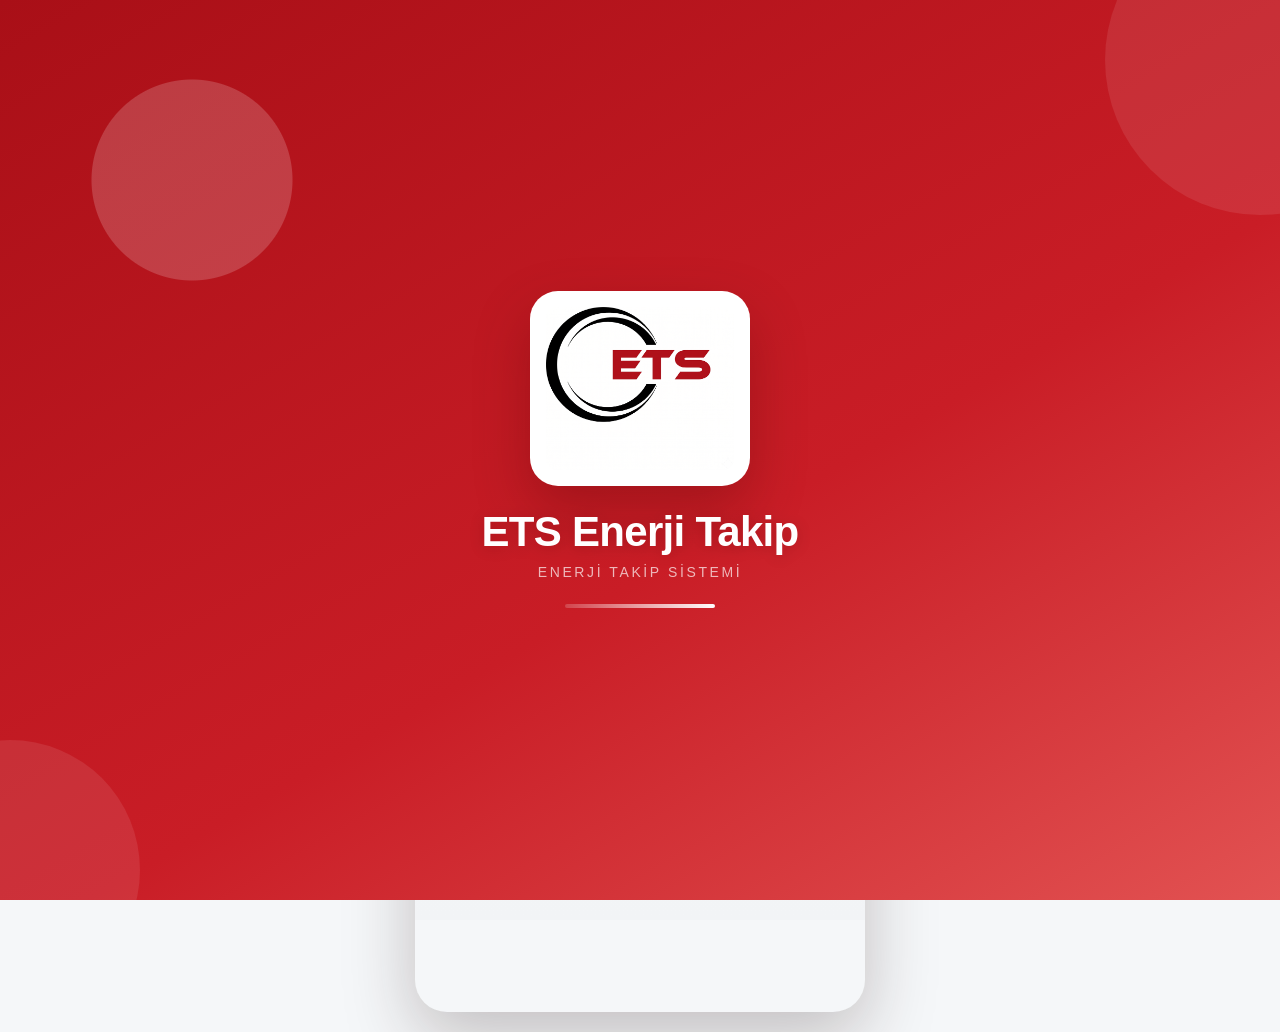
<file: app/src/main/assets/index.html>
<!doctype html>
<html lang="tr" dir="ltr">
<head>
<meta charset="utf-8">
<meta name="viewport" content="width=device-width,initial-scale=1,maximum-scale=1,user-scalable=no,viewport-fit=cover">
<meta name="theme-color" content="#ffffff">
<title>ETS Enerji Takip</title>
<style>
:root{--red:#d51f26;--red2:#bd121a;--ink:#171a1f;--muted:#747b84;--bg:#f3f4f6;--card:#fff;--line:#e8e9ec;--green:#22a65a;--orange:#f59a17;--shadow:0 8px 26px rgba(30,35,45,.08);--radius:21px}
*{box-sizing:border-box;-webkit-tap-highlight-color:transparent}html,body{margin:0;min-height:100%;background:var(--bg);font-family:-apple-system,BlinkMacSystemFont,"Segoe UI",Roboto,Arial,sans-serif;color:var(--ink)}body{padding:env(safe-area-inset-top) 0 env(safe-area-inset-bottom)}button,input,select{font:inherit}.app{max-width:560px;margin:0 auto;min-height:100vh;background:linear-gradient(180deg,#fafafa 0,#f2f3f5 100%);position:relative;padding-bottom:82px}.hidden{display:none!important}.ets-logo{display:block;object-fit:contain}.boot-logo{width:210px;max-width:72vw;height:auto;margin:0 auto}.login-logo{width:220px;max-width:74vw;height:auto;margin:0 auto 8px}.header-logo{width:39px;height:39px;border-radius:9px;background:#fff;padding:3px;border:1px solid #e8e9ec}.drawer-logo{width:44px;height:44px;border-radius:10px;background:#fff;padding:3px}.about-logo-img{width:240px;max-width:78%;height:auto;margin:4px auto 12px}
.topbar{height:64px;background:#fff;border-bottom:1px solid var(--line);display:flex;align-items:center;gap:11px;padding:0 17px;position:sticky;top:0;z-index:30}.back,.menu,.iconbtn{border:0;background:transparent;width:42px;height:42px;border-radius:14px;font-size:24px;color:#303640;display:grid;place-items:center}.top-title{font-size:18px;font-weight:800;flex:1;text-align:center}.badge-logo{background:linear-gradient(135deg,var(--red),var(--red2));color:#fff;border-radius:9px;font-weight:900;font-size:12px;padding:7px 8px;box-shadow:0 5px 12px rgba(213,31,38,.22)}.page{padding:14px 16px 26px}.card{background:var(--card);border:1px solid rgba(28,32,39,.04);border-radius:var(--radius);box-shadow:var(--shadow);padding:17px;margin-bottom:12px}.section-title{font-size:20px;font-weight:900;margin:14px 2px 12px}.sub{color:var(--muted);font-size:13px;line-height:1.5}.row{display:flex;align-items:center;gap:10px}.grow{flex:1}.between{justify-content:space-between}.center{text-align:center}.strong{font-weight:800}.red{color:var(--red)}.green{color:var(--green)}.orange{color:var(--orange)}
.input{width:100%;height:53px;border:1px solid #e1e3e7;border-radius:14px;background:#fff;padding:0 14px;outline:none;margin:6px 0 10px;color:var(--ink)}.input:focus{border-color:#ec9a9e;box-shadow:0 0 0 3px rgba(213,31,38,.08)}.btn{border:0;border-radius:14px;min-height:50px;padding:0 17px;font-weight:800;cursor:pointer}.btn-primary{background:linear-gradient(135deg,var(--red),var(--red2));color:#fff;box-shadow:0 8px 18px rgba(213,31,38,.22)}.btn-secondary{background:#626971;color:#fff}.btn-soft{background:#fff;color:var(--red);border:1px solid #f0c9cb}.btn-block{width:100%}.btn-sm{min-height:39px;padding:0 13px;border-radius:11px;font-size:13px}.loader{width:22px;height:22px;border:3px solid #eee;border-top-color:var(--red);border-radius:50%;animation:spin .8s linear infinite;display:inline-block}@keyframes spin{to{transform:rotate(360deg)}}
.login-wrap{min-height:calc(100vh - 30px);display:flex;flex-direction:column;justify-content:center;padding:28px 22px}.brand{text-align:center;margin-bottom:25px}.brand-etm{font-size:55px;letter-spacing:-4px;color:var(--red);font-weight:900}.brand-name{font-size:18px;font-weight:800}.brand-web{font-size:12px;color:var(--muted);margin-top:4px}.login-card{padding:24px}.check{display:flex;align-items:center;gap:8px;color:#535962;font-size:14px;margin:3px 0 17px}.check input{accent-color:var(--red);width:18px;height:18px}.version{text-align:center;color:#9aa0a8;font-size:12px;margin-top:20px}
.searchbar{display:flex;gap:9px}.searchbar .input{margin:0}.company{display:flex;align-items:center;gap:13px;cursor:pointer}.pin{width:38px;height:38px;border-radius:13px;background:#fff2f2;color:var(--red);display:grid;place-items:center;font-size:20px;flex:none}.status{font-size:11px;font-weight:800;border-radius:999px;padding:5px 8px;background:#eaf8ef;color:var(--green)}.status.passive{background:#eceef0;color:#7a818a}.chev{font-size:25px;color:#5e6570}.empty{padding:40px 15px;text-align:center;color:var(--muted)}
.bottom{position:fixed;bottom:0;left:50%;transform:translateX(-50%);width:min(560px,100%);height:72px;background:rgba(255,255,255,.96);border-top:1px solid var(--line);display:flex;z-index:40;padding-bottom:env(safe-area-inset-bottom);backdrop-filter:blur(14px)}.nav{border:0;background:transparent;flex:1;color:#666e78;font-size:11px;display:flex;flex-direction:column;align-items:center;justify-content:center;gap:4px}.nav i{font-style:normal;font-size:22px}.nav.active{color:var(--red);font-weight:800}
.device-head{text-align:center}.device-title{font-weight:900;font-size:18px}.meta-grid{display:grid;grid-template-columns:1fr 1fr;gap:14px;margin-top:18px}.meta-label{font-size:11px;color:var(--muted);margin-bottom:5px}.meta-value{font-weight:800;font-size:14px}.thin-info{display:flex;justify-content:space-around;background:#fff;border-radius:17px;padding:10px 12px;box-shadow:var(--shadow);font-size:12px;margin-bottom:11px}.tabs{display:flex;background:#e6e8eb;border-radius:16px;padding:4px;margin-bottom:12px}.tab{flex:1;border:0;border-radius:12px;height:39px;background:transparent;color:#555c65;font-size:12px;font-weight:800}.tab.active{background:#fff;color:var(--red);box-shadow:0 4px 12px rgba(40,45,55,.08)}.monthbar{display:flex;align-items:center;gap:10px}.monthbar .btn{flex:1}.monthpick{flex:1;text-align:center;font-weight:900}.stats{display:grid;grid-template-columns:repeat(3,1fr);gap:8px}.stat{background:#fff;border-radius:18px;padding:13px 7px;text-align:center;box-shadow:var(--shadow);border-top:2px solid var(--red)}.stat-label{color:var(--muted);font-size:10px}.stat-value{font-size:17px;font-weight:900;color:var(--red);margin:8px 0 4px}.stat-note{font-size:9px;color:#9298a0}.gauges{display:grid;grid-template-columns:1fr 1fr;gap:10px;margin:12px 0}.gauge{background:#fff;border-radius:20px;padding:15px 10px;text-align:center;box-shadow:var(--shadow)}.dial{--p:0;--c:var(--green);width:112px;height:62px;overflow:hidden;position:relative;margin:8px auto 2px}.dial:before{content:"";position:absolute;left:0;top:0;width:112px;height:112px;border-radius:50%;background:conic-gradient(from 270deg,var(--c) calc(var(--p)*1.8deg),#e5e7ea 0 180deg,transparent 0);mask:radial-gradient(circle at center,transparent 0 39px,#000 40px);-webkit-mask:radial-gradient(circle at center,transparent 0 39px,#000 40px)}.needle{position:absolute;width:46px;height:3px;background:#23272d;left:56px;bottom:1px;transform-origin:left center;transform:rotate(calc(-90deg + var(--p)*1.8deg));border-radius:4px}.needle:after{content:"";width:10px;height:10px;border-radius:50%;background:#23272d;position:absolute;left:-5px;top:-4px}.gauge-value{font-size:22px;font-weight:900}.limit-note{font-size:11px;color:var(--muted)}
.warnbox{border:1px solid #ffd3d4;background:#fff6f6;border-radius:17px;padding:13px;color:#a9161b;display:flex;gap:10px;margin:12px 0}.day-card{border:1px solid #f0c9cb}.day-top{display:grid;grid-template-columns:42px 1fr auto;gap:10px;align-items:center}.daynum{width:40px;height:40px;border-radius:13px;background:#fff0f1;color:var(--red);font-weight:900;display:grid;place-items:center}.mini-values{display:grid;grid-template-columns:repeat(3,1fr);gap:6px;margin-top:9px}.mini{background:#f4f5f7;border-radius:10px;text-align:center;padding:7px 3px;font-size:10px}.mini b{display:block;font-size:11px;margin-top:3px}.phase-table{width:100%;border-collapse:separate;border-spacing:5px;margin-top:12px;font-size:11px}.phase-table th{font-size:11px}.phase-table td{background:#fff0f1;border-radius:9px;padding:8px 3px;text-align:center;font-weight:700}.phase-table td:first-child{background:transparent;text-align:left}.reactive-box{display:grid;grid-template-columns:1fr 1fr;gap:10px}.bigmetric{background:#fff;border-radius:18px;box-shadow:var(--shadow);padding:18px;text-align:center}.bigmetric b{font-size:24px;color:var(--red);display:block;margin-top:10px}.donut{width:155px;height:155px;border-radius:50%;margin:15px auto;background:conic-gradient(var(--red) 0 70%,#49b86d 70% 100%);display:grid;place-items:center}.donut:after{content:"";width:88px;height:88px;border-radius:50%;background:#fff}
.table-wrap{overflow:auto;background:#fff;border-radius:18px;box-shadow:var(--shadow)}table.data{border-collapse:collapse;width:100%;min-width:720px;font-size:11px}table.data th,table.data td{padding:10px 8px;border-bottom:1px solid #eee;text-align:center;white-space:nowrap}table.data th{position:sticky;top:0;background:#fafafa;font-weight:900}table.data tr:last-child td{background:#fff0f1;font-weight:800}.pill{font-size:11px;border-radius:999px;padding:6px 9px;font-weight:800}.pill.redp{background:#ffe8e9;color:var(--red)}.pill.orangep{background:#fff1dc;color:#e88700}.alert-item{display:grid;grid-template-columns:44px 1fr auto;align-items:center;gap:11px}.alert-icon{width:42px;height:42px;border-radius:13px;background:#fff0e0;color:var(--orange);display:grid;place-items:center;font-size:24px}.alert-icon.danger{background:#ffe7e8;color:var(--red)}.alert-value{font-size:18px;font-weight:900}.summary-cards{display:grid;grid-template-columns:1fr 1fr;gap:10px}.summary-card{background:#fff;border-radius:19px;box-shadow:var(--shadow);padding:18px;text-align:center}.summary-card b{font-size:25px;color:var(--red)}
.setting-row{margin-bottom:14px}.setting-row label{display:block;font-size:13px;font-weight:700;margin:0 2px 4px}.switch{position:relative;width:48px;height:28px}.switch input{display:none}.switch span{position:absolute;inset:0;background:#cdd1d6;border-radius:30px}.switch span:after{content:"";position:absolute;width:22px;height:22px;background:#fff;border-radius:50%;left:3px;top:3px;transition:.2s}.switch input:checked+span{background:var(--red)}.switch input:checked+span:after{left:23px}.about-logo{text-align:center;font-size:65px;font-weight:900;color:var(--red);letter-spacing:-5px}.credit{text-align:center;font-size:20px;font-weight:900;margin-top:35px}.drawer{position:fixed;inset:0;z-index:80;background:rgba(0,0,0,.34);display:flex;justify-content:flex-end}.drawer-panel{width:min(340px,86%);height:100%;background:#fff;padding:20px;box-shadow:-10px 0 30px rgba(0,0,0,.12)}.drawer-item{display:flex;align-items:center;gap:12px;border:0;background:transparent;width:100%;padding:14px 8px;border-bottom:1px solid #eee;text-align:left;font-weight:700}.modal{position:fixed;inset:0;z-index:100;background:rgba(0,0,0,.5);display:grid;place-items:center;padding:22px}.modal-card{background:#fff;border-radius:22px;padding:24px;width:min(390px,100%);text-align:center}.modal-icon{font-size:48px;color:var(--red)}.toast{position:fixed;left:50%;bottom:90px;transform:translateX(-50%);background:#21252b;color:#fff;border-radius:13px;padding:12px 16px;z-index:150;box-shadow:0 8px 25px rgba(0,0,0,.25);max-width:88%;font-size:13px}.progress{height:7px;background:#eee;border-radius:20px;overflow:hidden;margin:12px 0}.progress span{display:block;height:100%;background:var(--red);width:0;transition:.2s}.small-actions{display:flex;gap:8px;flex-wrap:wrap;margin-bottom:12px}.offline{background:#fff4dc;color:#9d6100;padding:9px 13px;font-size:12px;text-align:center}.skeleton{height:76px;border-radius:18px;background:linear-gradient(90deg,#eee 25%,#f7f7f7 37%,#eee 63%);background-size:400% 100%;animation:sh 1.2s infinite;margin-bottom:10px}@keyframes sh{0%{background-position:100% 0}100%{background-position:0 0}}
@media(max-width:360px){.page{padding-left:11px;padding-right:11px}.stats{gap:5px}.stat-value{font-size:15px}.gauge{padding-left:4px;padding-right:4px}.dial{transform:scale(.88);margin-left:auto;margin-right:auto}.top-title{font-size:16px}}

/* v1.0.6 simple, consistent mobile interface */
:root{--navy:#172033;--navy-2:#222d43;--navy-soft:#eef1f6;--red:#cf2028;--red2:#b6161e;--ink:#202734;--muted:#727b89;--bg:#f5f6f8;--card:#fff;--line:#e2e6ec;--green:#208a52;--orange:#c77a0a;--shadow:0 2px 10px rgba(28,39,57,.06);--radius:14px}
html,body{background:var(--bg);color:var(--ink)}body{overscroll-behavior-y:none}.app{max-width:620px;background:var(--bg);padding-bottom:78px}.topbar{height:68px;padding:0 14px;background:#fff;border-bottom:1px solid var(--line);box-shadow:none;gap:10px}.topbar .back,.topbar .menu{width:42px;height:42px;border:1px solid var(--line);border-radius:11px;background:#fff;color:var(--navy)}.top-title{text-align:left;font-size:17px;color:var(--navy);line-height:1.15}.top-title small{display:block;margin-top:4px;font-size:10px;font-weight:600;color:var(--muted);letter-spacing:.03em}.badge-logo,.brandmark{display:grid;place-items:center;min-width:39px;height:39px;padding:0 7px;border-radius:10px;background:var(--navy);color:#fff;font-size:12px;font-weight:900;letter-spacing:-.02em;box-shadow:none}.page{padding:18px 15px 26px}.section-title{font-size:18px;color:var(--navy);margin:14px 1px 11px}.card{border:1px solid var(--line);box-shadow:var(--shadow);border-radius:var(--radius);padding:15px;margin-bottom:10px}.sub{color:var(--muted)}.input{height:49px;border-radius:11px;border-color:#dce1e8;margin:6px 0 10px;background:#fff}.input:focus{border-color:#9da7b5;box-shadow:0 0 0 3px rgba(23,32,51,.07)}.btn{border-radius:10px;min-height:46px}.btn-primary{background:var(--navy);box-shadow:none}.btn-primary:active{background:var(--navy-2)}.btn-secondary{background:#606b7a}.btn-soft{color:var(--navy);border-color:var(--line);background:#fff}.btn-soft:active{background:var(--navy-soft)}
.login-wrap{justify-content:center;padding:30px 20px;background:linear-gradient(180deg,#fff 0,#f4f6f9 100%)}.brand{margin-bottom:20px}.brand-etm{display:inline-grid;place-items:center;width:92px;height:92px;background:var(--navy);color:#fff;border-radius:24px;font-size:37px;letter-spacing:-3px;box-shadow:0 12px 30px rgba(23,32,51,.16)}.brand-name{margin-top:15px;color:var(--navy);font-size:20px}.brand-web{font-size:12px}.login-card{padding:22px;border-radius:16px;box-shadow:0 12px 35px rgba(25,35,52,.08)}.login-card h2{color:var(--navy)}
.bottom{height:68px;background:#fff;border-top:1px solid var(--line);backdrop-filter:none;box-shadow:0 -4px 14px rgba(23,32,51,.04)}.nav{color:#7b8390;font-size:10px;gap:3px}.nav svg{width:21px;height:21px}.nav.active{color:var(--navy);font-weight:800}.nav.active:before{content:"";position:absolute;top:0;width:31px;height:3px;border-radius:0 0 3px 3px;background:var(--red)}.nav{position:relative}
.drawer{justify-content:flex-start;background:rgba(13,18,29,.46)}.drawer-panel{width:min(326px,86%);padding:0;background:var(--navy);color:#fff;box-shadow:12px 0 34px rgba(0,0,0,.22);animation:drawerIn .18s ease-out}.drawer-head{padding:24px 18px 18px;border-bottom:1px solid rgba(255,255,255,.11)}.drawer-head .badge-logo{background:#fff;color:var(--navy)}.drawer-kicker{font-size:10px;color:#aab4c6;text-transform:uppercase;letter-spacing:.14em;margin:19px 20px 7px}.drawer-item{color:#eaf0f9;border:0;padding:13px 18px;gap:13px;font-weight:650}.drawer-item svg{width:21px;height:21px;color:#aeb9cb}.drawer-item:hover,.drawer-item:active{background:rgba(255,255,255,.08)}.drawer-item.red{color:#ffb5b8}.drawer-close{color:#fff!important;border-color:rgba(255,255,255,.18)!important;background:transparent!important}@keyframes drawerIn{from{transform:translateX(-22px);opacity:.5}to{transform:none;opacity:1}}
.summary-cards{grid-template-columns:repeat(2,1fr);gap:9px}.summary-card{border:1px solid var(--line);box-shadow:none;border-radius:13px;padding:16px;text-align:left}.summary-card b{display:block;font-size:27px;color:var(--navy);margin-top:5px}.dashboard-hero{background:var(--navy);color:#fff;border:0;padding:18px}.dashboard-hero .sub{color:#c1cad8}.dashboard-hero .btn{background:#fff;color:var(--navy)}.quick-grid{display:grid;grid-template-columns:1fr 1fr;gap:9px}.quick-action{min-height:108px;display:flex;flex-direction:column;align-items:flex-start;justify-content:space-between;cursor:pointer}.quick-action svg{width:25px;height:25px;color:var(--red)}.quick-action b{font-size:14px;color:var(--navy)}
.search-shell{display:flex;align-items:center;gap:9px;background:#fff;border:1px solid var(--line);border-radius:12px;padding:0 11px;margin-bottom:11px}.search-shell svg{width:20px;height:20px;color:#87909e}.search-shell .input{border:0;box-shadow:none;margin:0;padding:0;height:50px}.search-shell .btn{min-height:38px;height:38px;padding:0 11px}.list-meta{display:flex;justify-content:space-between;align-items:center;margin:4px 2px 10px}.company{gap:12px;min-width:0}.company-card{padding:13px;box-shadow:none}.company-avatar{width:42px;height:42px;border-radius:11px;background:var(--navy-soft);color:var(--navy);display:grid;place-items:center;font-weight:900;font-size:13px;flex:none}.company-copy{min-width:0;flex:1}.company-copy .strong{white-space:nowrap;overflow:hidden;text-overflow:ellipsis}.company-meta{display:flex;align-items:center;gap:8px;flex-wrap:wrap;margin-top:5px}.company-meta span{font-size:11px;color:var(--muted)}.status{background:#e9f5ee;color:var(--green);padding:4px 7px}.chev svg{width:19px;height:19px}.load-more{margin:12px 0 2px}
.device-head{text-align:left}.device-company-row{display:flex;align-items:center;gap:12px}.device-company-row .company-avatar{background:var(--navy);color:#fff}.device-title{font-size:17px;color:var(--navy)}.meta-grid{gap:10px;margin-top:15px}.meta-grid>div{padding:10px;background:#f7f8fa;border-radius:10px}.meta-label{font-size:10px}.meta-value{font-size:13px;overflow-wrap:anywhere}.thin-info{border:1px solid var(--line);box-shadow:none;border-radius:11px}.tabs{background:#e9edf2;border-radius:11px;padding:3px}.tab{height:38px;border-radius:8px}.tab.active{color:var(--navy);box-shadow:none;border:1px solid var(--line)}.monthbar{margin:11px 0}.monthpick{color:var(--navy)}.stats{gap:8px}.stat{border:1px solid var(--line);box-shadow:none;border-top:3px solid var(--navy);border-radius:12px}.stat-value{color:var(--navy)}.gauges{gap:9px}.gauge,.bigmetric{border:1px solid var(--line);box-shadow:none;border-radius:13px}.gauge-value,.bigmetric b{color:var(--navy)}.day-card{border-color:var(--line);box-shadow:none}.daynum{background:var(--navy-soft);color:var(--navy)}.mini{background:#f6f7f9}.table-wrap{border:1px solid var(--line);box-shadow:none;border-radius:12px}.warnbox{border-radius:12px}.small-actions{margin-top:12px}.export-actions .btn{flex:1}.pill.redp{background:#fce9ea}.about-logo{color:var(--navy)}
.modal-card{border-radius:16px}.modal-icon{color:var(--red)}.toast{background:var(--navy);border-radius:10px}.offline{background:#fff3dc;color:#855400;border-bottom:1px solid #eed7a9}.progress span{background:var(--navy)}
.btn .ui-icon{width:18px;height:18px;display:inline-block;vertical-align:-4px;flex:none}.dashboard-hero .btn{display:inline-flex;align-items:center;justify-content:center}svg.ui-icon{display:block;fill:none;stroke:currentColor;stroke-width:1.9;stroke-linecap:round;stroke-linejoin:round}
@media(max-width:380px){.quick-grid{grid-template-columns:1fr}.summary-cards{grid-template-columns:1fr 1fr}.meta-grid{grid-template-columns:1fr}.top-title{font-size:16px}}



/* v1.0.23 — monthly summary, circular limit indicators and forecast pages */
.monthly-metrics{display:grid;grid-template-columns:repeat(3,1fr);gap:8px;margin:12px 0}.monthly-metric{background:#fff;border-radius:17px;padding:13px 7px;text-align:center;box-shadow:var(--shadow);border-top:3px solid var(--red)}.monthly-metric span{display:block;color:var(--muted);font-size:10px}.monthly-metric b{display:block;color:var(--red-deep);font-size:18px;margin:7px 0 3px}.monthly-metric small{font-size:9px;color:#949aa2}
.ratio-rings{display:grid;grid-template-columns:1fr 1fr;gap:10px;margin:12px 0}.ratio-card{background:#fff;border-radius:20px;padding:15px 10px;text-align:center;box-shadow:var(--shadow)}.ratio-title{font-size:13px;font-weight:800}.ratio-ring{--ring-p:0;--ring-color:var(--green);width:132px;height:132px;border-radius:50%;margin:12px auto 9px;background:conic-gradient(var(--ring-color) calc(var(--ring-p)*1%),#eceff2 0);position:relative;display:grid;place-items:center}.ratio-ring:before{content:"";position:absolute;width:92px;height:92px;border-radius:50%;background:#fff;box-shadow:inset 0 0 0 1px #f0f1f3}.ratio-ring-copy{position:relative;z-index:1}.ratio-ring-copy b{display:block;font-size:24px;color:var(--ink)}.ratio-ring-copy span{display:block;font-size:9px;color:var(--muted);margin-top:2px}.ratio-energy{font-size:12px;font-weight:800}.ratio-limit{font-size:10px;color:var(--muted);margin-top:4px}.ratio-card.danger{box-shadow:0 9px 26px rgba(198,40,40,.15);border:1px solid #f2c8ca}.ratio-card.near{border:1px solid #f7d7a5}
.monthly-note{background:#fff;border-radius:16px;padding:12px 14px;box-shadow:var(--shadow);font-size:12px;color:var(--muted);margin-bottom:12px}.monthly-note b{color:var(--ink)}
.forecast-summary{display:grid;grid-template-columns:repeat(3,1fr);gap:8px;margin:12px 0}.forecast-summary article{background:#fff;border-radius:16px;padding:13px 7px;text-align:center;box-shadow:var(--shadow)}.forecast-summary b{display:block;font-size:23px;margin-top:5px}.forecast-card{background:#fff;border-radius:18px;padding:14px;margin-bottom:10px;box-shadow:var(--shadow);border-left:5px solid var(--orange)}.forecast-card.reached{border-left-color:var(--red)}.forecast-card.near{border-left-color:#f2b94b}.forecast-head{display:flex;align-items:flex-start;gap:10px}.forecast-head .company-copy{flex:1}.forecast-badges{display:flex;gap:6px;flex-wrap:wrap;margin-top:8px}.forecast-values{display:grid;grid-template-columns:1fr 1fr;gap:8px;margin-top:12px}.forecast-value{background:#f6f7f8;border-radius:12px;padding:10px;text-align:center}.forecast-value span{display:block;font-size:9px;color:var(--muted)}.forecast-value b{display:block;font-size:16px;margin-top:4px}.forecast-actions{display:flex;gap:8px;margin-top:11px}.forecast-actions .btn{flex:1}.ring-mini{--ring-p:0;--ring-color:var(--green);width:48px;height:48px;border-radius:50%;background:conic-gradient(var(--ring-color) calc(var(--ring-p)*1%),#eceff2 0);display:grid;place-items:center;position:relative;flex:none}.ring-mini:before{content:"";position:absolute;width:34px;height:34px;border-radius:50%;background:#fff}.ring-mini b{position:relative;font-size:9px;color:var(--ink)}
.whatsapp-note{border:1px solid #ccebd7;background:#f1fbf5;border-radius:14px;padding:12px;color:#24683d;font-size:12px;margin:12px 0}.settings-hint{font-size:11px;color:var(--muted);margin-top:-5px;margin-bottom:9px}
@media(max-width:360px){.monthly-metrics{grid-template-columns:1fr}.ratio-rings{grid-template-columns:1fr}.forecast-summary{grid-template-columns:1fr}.forecast-values{grid-template-columns:1fr}}


/* v1.0.23 overview ratios + simplified report cards */
.company-card{display:grid;grid-template-columns:46px minmax(0,1fr) auto 24px;gap:11px;align-items:center}
.company-overview-ratios{display:flex;flex-direction:column;gap:5px;min-width:76px}
.overview-ratio{display:flex;align-items:center;justify-content:space-between;gap:6px;border-radius:10px;padding:6px 8px;background:#f6f7f8;font-size:10px;font-weight:800;white-space:nowrap}
.overview-ratio b{font-size:12px}.overview-ratio.ind{color:#8e3a00;background:#fff3e7}.overview-ratio.cap{color:#9f1717;background:#fff0f1}
.overview-ratio.safe{color:#15753e;background:#eaf8ef}.company-period{font-size:10px;color:var(--muted);margin-top:5px}
.ratio-rings{display:grid;grid-template-columns:1fr 1fr;gap:11px;margin:13px 0}
.ratio-ring-card{background:#fff;border-radius:20px;box-shadow:var(--shadow);padding:14px 8px;text-align:center}
.ratio-ring{--ring-p:0;--ring-color:var(--green);width:118px;height:118px;border-radius:50%;margin:8px auto;display:grid;place-items:center;background:conic-gradient(var(--ring-color) calc(var(--ring-p)*1%),#e9ebee 0)}
.ratio-ring:before{content:"";position:absolute}.ratio-ring-inner{width:82px;height:82px;border-radius:50%;background:#fff;display:grid;place-items:center;box-shadow:inset 0 0 0 1px #f0f1f2}
.ratio-ring-inner b{font-size:21px;color:var(--ink)}.ratio-ring-card small{display:block;color:var(--muted);font-size:10px}.ratio-ring-card .limit-note{margin-top:4px}
.electrical-grid{display:grid;grid-template-columns:repeat(3,1fr);gap:8px;margin:12px 0}.electrical-card{background:#fff;border-radius:18px;box-shadow:var(--shadow);padding:14px 6px;text-align:center;border-top:2px solid var(--red)}
.electrical-card span{display:block;color:var(--muted);font-size:10px}.electrical-card b{display:block;color:var(--red);font-size:17px;margin:7px 0 3px}.electrical-card small{display:block;color:#9298a0;font-size:9px}
.electrical-empty{background:#fff;border:1px dashed #e6b5b8;border-radius:18px;padding:18px;text-align:center;color:var(--muted);margin:12px 0}
.source-note{font-size:10px;color:var(--muted);text-align:center;margin:6px 0 12px}.phase-table .missing{color:#a0a5ac;background:#f4f5f6}
@media(max-width:390px){.company-card{grid-template-columns:42px minmax(0,1fr) auto}.company-card .chev{display:none}.company-overview-ratios{min-width:69px}.overview-ratio{padding:5px 6px}.ratio-ring{width:104px;height:104px}.ratio-ring-inner{width:72px;height:72px}.electrical-card b{font-size:15px}}

</style>

<style id="prototype-v1016">
:root{
  --red:#c62828;--red-dark:#9f1717;--red-deep:#7f1010;--red-soft:#fff1f1;
  --ink:#1e2227;--muted:#737980;--line:#eceff1;--surface:#fff;--page:#f5f6f7;
  --green:#2b9b50;--orange:#e98b18;--shadow:0 12px 34px rgba(24,30,35,.10);--radius:22px;
}
html,body{min-height:100%;background:var(--page);color:var(--ink)}
body{padding:0;-webkit-tap-highlight-color:transparent}
.app{width:min(720px,100%);max-width:720px;margin:0 auto;min-height:100vh;background:var(--page);padding:0 0 calc(34px + env(safe-area-inset-bottom));overflow-x:hidden}
.bottom{display:none!important}
.hidden{display:none!important}
.ui-icon{width:24px;height:24px}

/* Splash — adapted from the attached prototype */
#nativeBoot{background:radial-gradient(circle at 15% 20%,rgba(255,255,255,.18) 0 100px,transparent 101px),linear-gradient(150deg,var(--red-dark),var(--red) 58%,#e25252)!important;color:#fff}
#nativeBoot .prototype-boot{position:relative;z-index:1;width:min(390px,88vw);text-align:center;animation:protoRise .75s ease both}
#nativeBoot .prototype-boot-logo{width:min(245px,70vw);height:auto;display:block;margin:0 auto 18px;background:#fff;border-radius:30px;padding:18px;box-shadow:0 18px 45px rgba(83,0,0,.20)}
#nativeBoot .prototype-boot-title{font-size:clamp(28px,8vw,42px);font-weight:900;letter-spacing:-.7px}
#nativeBoot .prototype-boot-tag{margin-top:8px;font-size:14px;letter-spacing:2.6px;text-transform:uppercase;opacity:.82}
@keyframes protoRise{from{opacity:0;transform:translateY(18px) scale(.98)}to{opacity:1;transform:none}}

/* Shared app chrome */
.topbar{position:sticky;top:0;z-index:30;min-height:66px;height:auto;display:grid;grid-template-columns:48px 1fr 48px;align-items:center;gap:0;background:rgba(255,255,255,.97);box-shadow:0 1px 0 rgba(0,0,0,.07);padding:env(safe-area-inset-top) 12px 0;border:0;backdrop-filter:blur(14px)}
.back,.menu,.iconbtn{width:44px;height:44px;border:0;background:transparent;display:grid;place-items:center;border-radius:50%;color:#4c5257;padding:0}
.back:active,.menu:active,.iconbtn:active{background:var(--red-soft)}
.header-logo{width:36px;height:36px;border:0;border-radius:9px;background:#fff;padding:2px;object-fit:contain}
.top-title{display:flex;align-items:center;justify-content:center;gap:9px;min-width:0;text-align:left;font-size:18px;font-weight:800;color:var(--ink)}
.top-title small{display:none}
.top-title .title-text{white-space:nowrap;overflow:hidden;text-overflow:ellipsis}
.page{width:100%;margin:0 auto;padding:14px 12px calc(34px + env(safe-area-inset-bottom))}
.card{background:var(--surface);border:1px solid transparent;border-radius:var(--radius);box-shadow:var(--shadow);padding:18px;margin-bottom:12px}
.section-title{font-size:16px;font-weight:800;margin:18px 2px 10px}
.sub{color:var(--muted);font-size:12px;line-height:1.5}
.btn{min-height:44px;border:0;border-radius:14px;padding:0 14px;font-weight:800;cursor:pointer;display:inline-flex;align-items:center;justify-content:center;gap:7px}
.btn-primary{background:var(--red);color:#fff;box-shadow:0 6px 14px rgba(198,40,40,.20)}
.btn-secondary{background:#676b70;color:#fff;box-shadow:none}
.btn-soft{background:#fff;color:var(--red);border:1px solid rgba(198,40,40,.22);box-shadow:none}
.btn-sm{min-height:40px;border-radius:12px;font-size:12px}
.input{width:100%;height:50px;border:1px solid #e1e4e7;border-radius:14px;background:#fff;padding:0 14px;outline:0;margin:6px 0 10px;color:var(--ink)}
.input:focus{border-color:rgba(198,40,40,.45);box-shadow:0 0 0 3px rgba(198,40,40,.08)}
.loader{border-top-color:var(--red)}
.status{display:inline-flex;align-items:center;border-radius:999px;background:#eaf8ef;color:#287a45;padding:4px 8px;font-size:11px;font-weight:800}
.pill{border-radius:999px;padding:7px 10px;font-size:11px;font-weight:800}
.pill.redp{background:var(--red-soft);color:var(--red)}
.pill.orangep{background:#fff2dc;color:#d87800}

/* Login */
.login-wrap{min-height:100vh;justify-content:flex-start;padding:0;background:linear-gradient(180deg,var(--red) 0 34%,var(--page) 34% 100%)}
.login-hero{width:100%;min-height:32vh;display:flex;flex-direction:column;align-items:center;justify-content:center;padding:36px 24px 30px;color:#fff;text-align:center;position:relative;overflow:hidden}
.login-hero:after{content:"";position:absolute;left:-18%;right:-18%;bottom:-68px;height:126px;border-radius:50% 50% 0 0;background:rgba(255,255,255,.10);transform:rotate(-4deg)}
.login-hero .login-logo{width:205px;max-width:70vw;margin:0 auto 10px;background:#fff;border-radius:24px;padding:13px;box-shadow:0 14px 34px rgba(80,0,0,.18);position:relative;z-index:1}
.login-hero h1{font-size:28px;margin:5px 0 4px;position:relative;z-index:1}.login-hero p{margin:0;opacity:.84;letter-spacing:1.4px;text-transform:uppercase;font-size:11px;position:relative;z-index:1}
.login-panel{width:calc(100% - 28px);max-width:520px;margin:-18px auto 0;position:relative;z-index:2;padding:22px}
.login-panel h2{margin:0 0 5px;font-size:20px}.login-panel .login-help{margin-bottom:16px}
.login-field{position:relative}.login-field .ui-icon{position:absolute;left:15px;top:20px;color:var(--red);z-index:1}.login-field .input{padding-left:48px}
.login-actions{margin-top:6px}.version{text-align:center;color:#9aa0a8;font-size:11px;margin:17px 0 25px}

/* Dashboard and lists */
.dashboard-hero{background:linear-gradient(135deg,var(--red-dark),var(--red));color:#fff;box-shadow:0 12px 28px rgba(127,16,16,.20)}
.dashboard-hero .sub{color:rgba(255,255,255,.78)}
.dashboard-hero .btn{background:rgba(255,255,255,.14);color:#fff;border:1px solid rgba(255,255,255,.42)}
.summary-cards{display:grid;grid-template-columns:repeat(2,1fr);gap:9px}.summary-card{background:#fff;border-radius:18px;padding:16px 10px;text-align:center;box-shadow:0 7px 22px rgba(24,30,35,.07);border-top:3px solid var(--red)}.summary-card b{display:block;color:var(--red-deep);font-size:24px;margin-top:5px}
.quick-grid{display:grid;grid-template-columns:1fr 1fr;gap:9px}.quick-action{min-height:116px;display:flex;flex-direction:column;align-items:flex-start;justify-content:center;gap:11px;margin:0;cursor:pointer}.quick-action .ui-icon{width:28px;height:28px;color:var(--red)}
.search-shell{display:grid;grid-template-columns:34px 1fr 48px;align-items:center;gap:5px;background:#fff;border-radius:16px;padding:4px 5px 4px 12px;box-shadow:0 6px 20px rgba(24,30,35,.06);margin-bottom:12px}.search-shell>.ui-icon{color:#687078}.search-shell .input{border:0;box-shadow:none;margin:0;padding:0;height:48px}.search-shell .btn{height:44px;padding:0}
.list-meta{display:flex;justify-content:space-between;align-items:center;margin:12px 3px 10px}.company-card{display:grid;grid-template-columns:48px minmax(0,1fr) 26px;align-items:center;gap:11px;padding:12px;margin-bottom:9px;border-radius:18px;box-shadow:0 6px 22px rgba(24,30,35,.07)}
.company-avatar{width:46px;height:46px;border-radius:14px;display:grid;place-items:center;background:var(--red-soft);color:var(--red);font-weight:900;font-size:13px;flex:none}.company-copy{min-width:0}.company-copy .strong{white-space:nowrap;overflow:hidden;text-overflow:ellipsis}.company-meta{display:flex;align-items:center;flex-wrap:wrap;gap:7px;margin-top:6px;color:var(--muted);font-size:11px}.chev{color:var(--red);display:grid;place-items:center}

/* Report page — follows the attached prototype */
.device-card,.device-head{background:#fff;border-radius:var(--radius);box-shadow:var(--shadow);padding:18px;margin-bottom:12px;text-align:center}
.device-company-row{display:flex;align-items:center;justify-content:center;gap:9px}.device-company-row .company-avatar{width:38px;height:38px;border-radius:12px;background:var(--red);color:#fff}
.device-title{font-size:18px;font-weight:800;color:var(--ink)}.device-company-row .company-meta{justify-content:center}
.meta-grid{display:grid;grid-template-columns:1fr 1fr;gap:16px 24px;text-align:center;margin-top:18px}.meta-grid>div{padding:0;background:transparent;border-radius:0}.meta-label{display:block;color:var(--muted);font-size:12px;margin-bottom:5px}.meta-value{font-size:14px;font-weight:700;word-break:break-word}
.thin-info{margin:12px 0;display:flex;flex-wrap:wrap;justify-content:space-around;gap:8px 16px;padding:10px 14px;background:#fff;border:0;border-radius:999px;font-size:12px;box-shadow:0 3px 14px rgba(0,0,0,.04)}.thin-info b{color:var(--red)}
.tabs{display:grid;grid-template-columns:.85fr 1.35fr .9fr;gap:6px;padding:5px;background:#e8eaec;border-radius:16px;margin:0 0 12px}.tab{border:0;background:transparent;padding:10px 6px;height:auto;border-radius:12px;color:#61676c;font-size:12px;font-weight:700;box-shadow:none}.tab.active{background:#fff;color:var(--red);box-shadow:0 4px 12px rgba(0,0,0,.09);border:0}
.monthbar{display:grid;grid-template-columns:1fr minmax(104px,auto) 1fr;align-items:center;gap:8px;margin:12px 0 14px}.monthbar .btn{min-height:44px;border:0;border-radius:14px;background:var(--red);color:#fff;box-shadow:0 6px 14px rgba(198,40,40,.2)}.monthbar .btn:last-child{background:#676b70;box-shadow:none}.monthpick{text-align:center;font-weight:800;color:var(--ink)}.monthpick:before{content:"▣";display:block;color:var(--red);font-size:24px;line-height:1;margin-bottom:4px}
.stats{display:grid;grid-template-columns:repeat(3,1fr);gap:8px;margin-bottom:14px}.stat{min-width:0;padding:14px 9px;border-radius:18px;background:#fff;box-shadow:0 7px 22px rgba(24,30,35,.07);text-align:center;border:0;border-top:3px solid var(--red)}.stat-label,.stat-note{display:block;color:var(--muted);font-size:10px}.stat-value{display:block;color:var(--red-deep);font-size:clamp(14px,4vw,19px);margin:5px 0 3px;font-weight:900}
.gauges{display:grid;grid-template-columns:1fr 1fr;gap:9px;margin:12px 0}.gauge{background:#fff;padding:16px;border-radius:18px;box-shadow:var(--shadow);border:0}.gauge-value{font-size:23px;margin:5px 0 10px}.progress-meter{height:6px;border-radius:99px;background:#f0e2e2;overflow:hidden;margin-top:10px}.progress-meter i{display:block;height:100%;background:var(--red);border-radius:inherit}.limit-note{font-size:10px;color:var(--muted);margin-top:8px}
.day-card{background:#fff;border-radius:18px;overflow:hidden;box-shadow:0 6px 22px rgba(24,30,35,.07);border:1px solid transparent;padding:0;margin-bottom:9px;transition:border-color .2s ease,box-shadow .2s ease}.day-card.open{border-color:rgba(198,40,40,.26);box-shadow:0 11px 26px rgba(110,17,17,.12)}
.day-toggle{width:100%;border:0;background:transparent;display:grid;grid-template-columns:45px minmax(0,1fr) 28px;align-items:center;gap:10px;padding:12px;text-align:left}.daynum{width:44px;height:44px;border-radius:14px;display:grid;place-items:center;background:var(--red-soft);color:var(--red);font-size:16px;font-weight:900}.day-copy{min-width:0}.day-title{display:flex;align-items:baseline;justify-content:space-between;gap:8px;margin-bottom:6px}.day-title strong{font-size:14px}.day-title span{color:var(--muted);font-size:10px}.mini-values{display:grid;grid-template-columns:repeat(3,1fr);gap:5px;margin:0}.mini{min-width:0;padding:6px 4px;border-radius:8px;background:#f6f7f8;color:#60666b;text-align:center;font-size:9px;white-space:nowrap;overflow:hidden;text-overflow:ellipsis}.mini b{display:block;color:var(--ink);font-size:11px;margin-top:2px}.day-chevron{width:24px;height:24px;transition:transform .25s ease}.day-card.open .day-chevron{transform:rotate(180deg)}
.day-details{display:none;padding:0 12px 14px;border-top:1px solid var(--line);background:linear-gradient(#fff,#fff9f9)}.day-card.open .day-details{display:block}.detail-kpis{display:grid;grid-template-columns:repeat(2,1fr);gap:7px;padding-top:11px}.detail-kpis>div{background:#f6f7f8;border-radius:10px;padding:9px;text-align:center}.detail-kpis span{display:block;color:var(--muted);font-size:9px}.detail-kpis b{display:block;font-size:12px;margin-top:3px}.details-footer{display:flex;align-items:center;justify-content:space-between;gap:8px;margin-top:10px;color:var(--muted);font-size:10px}.details-footer .btn{font-size:10px;min-height:34px;border-radius:10px}
.current-card{background:#fff;border-radius:20px;overflow:hidden;box-shadow:var(--shadow);margin-top:12px}.instant-time{background:var(--red);color:#fff;padding:10px;text-align:center;font-size:16px;font-weight:800}.current-card .phase-table{padding:12px;margin:0}.phase-table{width:100%;border-collapse:separate;border-spacing:4px;font-size:11px}.phase-table th{text-align:center;font-size:12px;padding:5px}.phase-table td{background:#f1f2f3;border-radius:8px;padding:9px 4px;text-align:center;font-weight:700}.phase-table td:first-child{background:transparent;text-align:left}.phase-table tr.phase-accent td:not(:first-child){background:var(--red-soft);color:var(--red-deep)}
.reactive-box{display:grid;grid-template-columns:1fr 1fr;gap:9px}.bigmetric{background:#fff;padding:16px;border-radius:18px;box-shadow:var(--shadow);text-align:left;border:0}.bigmetric b{display:block;color:var(--red);font-size:23px;margin:5px 0 10px}.reactive-list{margin-top:12px;background:#fff;border-radius:20px;overflow:hidden;box-shadow:var(--shadow)}.reactive-list table{border-collapse:collapse;width:100%;font-size:12px}.reactive-list th{background:var(--red);color:#fff;padding:12px 8px}.reactive-list td{text-align:center;padding:12px 8px;border-bottom:1px solid var(--line)}
.small-actions{display:flex;flex-wrap:wrap;gap:8px;margin-top:12px}.export-actions .btn{flex:1}.warnbox{border:1px solid #ffd3d4;background:#fff6f6;border-radius:14px;padding:13px;color:#a9161b;display:flex;gap:10px;align-items:center;margin:12px 0}

/* Drawer and overlays */
.drawer{display:block!important;position:fixed;inset:0;z-index:60;background:rgba(11,12,13,.42);backdrop-filter:blur(2px)}.drawer-panel{position:absolute;top:0;right:0;width:min(310px,84vw);height:100%;background:#fff;padding:calc(28px + env(safe-area-inset-top)) 18px 28px;box-shadow:-16px 0 42px rgba(0,0,0,.19);display:flex;flex-direction:column;animation:drawerIn .25s ease}.drawer-head{padding:16px;margin-bottom:16px;color:#fff;border-radius:18px;background:linear-gradient(135deg,var(--red-dark),var(--red))}.drawer-head .sub{color:rgba(255,255,255,.8)!important}.drawer-logo{width:44px;height:44px;background:#fff;border-radius:11px;padding:3px}.drawer-item{border:0;border-radius:13px;padding:13px 14px;background:transparent;text-align:left;color:#4c5257;margin-bottom:5px;display:flex;align-items:center;gap:10px}.drawer-item:active{background:var(--red-soft);color:var(--red)}.drawer-kicker{color:#a0a4a8;font-size:10px;font-weight:800;text-transform:uppercase;letter-spacing:1.2px;margin:10px 12px 6px}.drawer-close{color:#fff}.drawer-item.red{color:var(--red)}@keyframes drawerIn{from{transform:translateX(105%)}to{transform:none}}
.modal{position:fixed;inset:0;z-index:70;background:rgba(11,12,13,.45);display:grid;place-items:center;padding:20px}.modal-card{width:min(390px,100%);background:#fff;border-radius:20px;padding:23px;text-align:center;box-shadow:0 20px 60px rgba(0,0,0,.25)}.toast{position:fixed;z-index:90;left:50%;bottom:28px;transform:translateX(-50%);max-width:88vw;background:#30343a;color:#fff;border-radius:999px;padding:11px 17px;font-size:12px;box-shadow:0 10px 30px rgba(0,0,0,.2)}
.table-wrap{overflow:auto;background:#fff;border-radius:20px;box-shadow:var(--shadow)}table.data{min-width:720px}table.data th{background:var(--red);color:#fff}.setting-row{margin-bottom:14px}.about-logo-img{width:220px;max-width:75%;margin:10px auto 18px}

@media(min-width:760px){body{background:radial-gradient(circle at 16% 10%,#fff 0 190px,transparent 191px),linear-gradient(145deg,#f4f4f4 0 55%,#efdddd 55% 100%)}.app{width:450px;min-height:calc(100vh - 40px);margin:20px auto;border-radius:32px;overflow:hidden;box-shadow:0 25px 70px rgba(42,23,23,.25)}.drawer-panel{right:max(0px,calc((100vw - 450px)/2));height:calc(100vh - 40px);top:20px;border-radius:28px 0 0 28px}.drawer{background:rgba(11,12,13,.42)}}
@media(max-width:360px){.stats{grid-template-columns:1fr}.stat{display:grid;grid-template-columns:1fr auto;text-align:left;align-items:center}.stat-note{grid-column:1/-1}.quick-grid{grid-template-columns:1fr}.meta-grid{grid-template-columns:1fr}.monthbar .btn{font-size:0}.monthbar .btn:before{font-size:18px}.monthbar .btn:first-child:before{content:"‹"}.monthbar .btn:last-child:before{content:"›"}}
</style>


<style id="v1021-final-css">
.company.company-card{display:grid;grid-template-columns:46px minmax(0,1fr) 82px 20px;gap:9px;align-items:center;overflow:hidden}
.company.company-card .company-overview-ratios{width:82px;min-width:0}
.company.company-card .overview-ratio{width:100%;padding:5px 6px;font-size:9px}
.company.company-card .overview-ratio b{font-size:11px}
@media(max-width:410px){.company.company-card{grid-template-columns:42px minmax(0,1fr) 78px;gap:8px}.company.company-card .chev{display:none}.company.company-card .company-overview-ratios{width:78px}.company.company-card .company-period{white-space:nowrap;overflow:hidden;text-overflow:ellipsis}}
</style>
<link rel="stylesheet" href="v1022.css">
<link rel="stylesheet" href="professional.css">
</head>
<body>
<div id="nativeBoot" style="position:fixed;inset:0;z-index:999999;display:grid;place-items:center">
  <div class="prototype-boot">
    <img src="ets_logo.png" class="prototype-boot-logo" alt="ETS">
    <div class="prototype-boot-title">ETS Enerji Takip</div>
    <div class="prototype-boot-tag">Enerji Takip Sistemi</div>
  </div>
</div>

<div id="app" class="app"></div>
<div id="drawer" class="hidden"></div><div id="modal" class="hidden"></div><div id="toast" class="hidden"></div>
<script>
'use strict';
const APP={
  base:'http://ets.etm.com.tr:82', logged:false, role:'', companies:[], filtered:[], current:null, report:null,
  month:new Date().getMonth()+1, year:new Date().getFullYear(), tab:'daily', alerts:[], monthly:[], monitorTimer:null,
  settings:{indLimit:15,capLimit:10,monthlyInd:20,monthlyCap:15,phone:'',notifications:true,whatsapp:true,interval:15,base:'http://ets.etm.com.tr:82'}
};
APP.companyLimit=60; APP.dailyLimit=12; APP.companySource='/admin/ozet.aspx';
const MONTHS=['Ocak','Şubat','Mart','Nisan','Mayıs','Haziran','Temmuz','Ağustos','Eylül','Ekim','Kasım','Aralık'];
const $=s=>document.querySelector(s); const app=$('#app');

function icon(name){const paths={
 menu:'<path d="M4 7h16M4 12h16M4 17h16"/>',back:'<path d="m15 18-6-6 6-6"/>',home:'<path d="m3 11 9-8 9 8v9a1 1 0 0 1-1 1h-5v-7H9v7H4a1 1 0 0 1-1-1z"/>',companies:'<path d="M4 21V5a2 2 0 0 1 2-2h8a2 2 0 0 1 2 2v16M16 9h3a2 2 0 0 1 2 2v10M8 7h4M8 11h4M8 15h4M7 21h10"/>',reports:'<path d="M5 3h14v18H5zM8 7h8M8 11h8M8 15h5"/>',settings:'<circle cx="12" cy="12" r="3"/><path d="M19.4 15a1.7 1.7 0 0 0 .34 1.88l.06.06-2.83 2.83-.06-.06A1.7 1.7 0 0 0 15 19.4a1.7 1.7 0 0 0-1 .6 1.7 1.7 0 0 0-.4 1.1V21h-4v-.1A1.7 1.7 0 0 0 8.6 19.4a1.7 1.7 0 0 0-1.88.34l-.06.06-2.83-2.83.06-.06A1.7 1.7 0 0 0 4.6 15a1.7 1.7 0 0 0-.6-1 1.7 1.7 0 0 0-1.1-.4H3v-4h.1A1.7 1.7 0 0 0 4.6 8.6a1.7 1.7 0 0 0-.34-1.88l-.06-.06 2.83-2.83.06.06A1.7 1.7 0 0 0 9 4.6a1.7 1.7 0 0 0 1-.6 1.7 1.7 0 0 0 .4-1.1V3h4v.1A1.7 1.7 0 0 0 15.4 4.6a1.7 1.7 0 0 0 1.88-.34l.06-.06 2.83 2.83-.06.06A1.7 1.7 0 0 0 19.4 9c.12.37.33.7.6 1 .3.29.7.43 1.1.4h.1v4h-.1a1.7 1.7 0 0 0-1.7.6z"/>',alert:'<path d="M10.3 3.6 2.2 18a2 2 0 0 0 1.7 3h16.2a2 2 0 0 0 1.7-3L13.7 3.6a2 2 0 0 0-3.4 0zM12 9v4M12 17h.01"/>',info:'<circle cx="12" cy="12" r="9"/><path d="M12 11v6M12 7h.01"/>',logout:'<path d="M9 21H5a2 2 0 0 1-2-2V5a2 2 0 0 1 2-2h4M16 17l5-5-5-5M21 12H9"/>',meter:'<rect x="5" y="2" width="14" height="20" rx="2"/><path d="M8 6h8v5H8zM9 16h6M12 14v4"/>',refresh:'<path d="M20 11a8 8 0 1 0-2.34 5.66M20 4v7h-7"/>',chevron:'<path d="m9 18 6-6-6-6"/>',search:'<circle cx="11" cy="11" r="7"/><path d="m20 20-4-4"/>',pdf:'<path d="M6 2h8l4 4v16H6zM14 2v5h5M9 17v-5h2a2 2 0 0 1 0 4H9M14 17v-5h3"/>',excel:'<path d="M5 3h14v18H5zM8 8l4 8M12 8l-4 8M14 8h3M14 12h3M14 16h3"/>'};return `<svg class="ui-icon" viewBox="0 0 24 24" aria-hidden="true">${paths[name]||paths.info}</svg>`}
function initials(name){return txt(name).split(' ').filter(Boolean).slice(0,2).map(x=>x[0]).join('').toLocaleUpperCase('tr-TR')||'ET'}

function esc(s){return String(s??'').replace(/[&<>'"]/g,c=>({'&':'&amp;','<':'&lt;','>':'&gt;',"'":'&#39;','"':'&quot;'}[c]));}
function txt(s){const d=document.createElement('div');d.innerHTML=s??'';return (d.textContent||'').replace(/\s+/g,' ').trim();}
function norm(s){return txt(s).toLocaleUpperCase('tr-TR').replace(/İ/g,'I').replace(/Ş/g,'S').replace(/Ğ/g,'G').replace(/Ü/g,'U').replace(/Ö/g,'O').replace(/Ç/g,'C').replace(/[^A-Z0-9.]+/g,' ').trim();}
function readingDateTimeOnly(value){
  const s=txt(value||'');
  if(!s)return '';
  const monthNames='Ocak|Şubat|Subat|Mart|Nisan|Mayıs|Mayis|Haziran|Temmuz|Ağustos|Agustos|Eylül|Eylul|Ekim|Kasım|Kasim|Aralık|Aralik';
  const patterns=[
    new RegExp('\\b(\\d{1,2}\\s+(?:'+monthNames+')\\s+\\d{4})[\\s,]+(\\d{1,2}:\\d{2}(?::\\d{2})?)','i'),
    /\b(\d{1,2}[.\/-]\d{1,2}[.\/-]\d{2,4})[ T,]+(\d{1,2}:\d{2}(?::\d{2})?)\b/,
    /\b(\d{4}[.\/-]\d{1,2}[.\/-]\d{1,2})[ T,]+(\d{1,2}:\d{2}(?::\d{2})?)\b/
  ];
  for(const pattern of patterns){const m=s.match(pattern);if(m)return `${m[1]} ${m[2]}`}
  const dateOnly=s.match(new RegExp('\\b(\\d{1,2}\\s+(?:'+monthNames+')\\s+\\d{4}|\\d{1,2}[.\\/-]\\d{1,2}[.\\/-]\\d{2,4}|\\d{4}[.\\/-]\\d{1,2}[.\\/-]\\d{1,2})\\b','i'));
  return dateOnly?dateOnly[1]:'';
}
window.readingDateTimeOnly=readingDateTimeOnly;
function num(s){if(s==null)return NaN;let x=txt(String(s)).replace(/%/g,'').replace(/\s/g,'');if(x.includes(',')&&x.includes('.')){if(x.lastIndexOf(',')>x.lastIndexOf('.'))x=x.replace(/\./g,'').replace(',','.');else x=x.replace(/,/g,'');}else if(x.includes(','))x=x.replace(',','.');let m=x.match(/-?\d+(?:\.\d+)?/);return m?Number(m[0]):NaN;}
function fmt(v,d=1){return Number.isFinite(v)?v.toLocaleString('tr-TR',{minimumFractionDigits:d,maximumFractionDigits:d}):'—';}
function absolute(href){try{return new URL(href,APP.base+'/').href}catch{return href}}
function loadSettings(){try{Object.assign(APP.settings,JSON.parse(localStorage.getItem('etm_settings')||'{}'));APP.base=(APP.settings.base||APP.base).replace(/\/$/,'');}catch{}}
function saveSettings(){APP.settings.base=APP.base;localStorage.setItem('etm_settings',JSON.stringify(APP.settings));}
function toast(message){const t=$('#toast');t.textContent=message;t.className='toast';clearTimeout(toast._t);toast._t=setTimeout(()=>t.className='hidden',2800)}
function loading(label='Yükleniyor...'){app.innerHTML=`<div class="login-wrap center"><span class="loader"></span><div class="sub" style="margin-top:12px">${esc(label)}</div></div>`}
function topBar(title,back=true){return `<header class="topbar">${back?`<button class="back" aria-label="Geri" onclick="goBack()">${icon('back')}</button>`:'<span></span>'}<div class="top-title"><img src="ets_logo.png" class="ets-logo header-logo" alt="ETS"><span class="title-text">${esc(title)}</span></div><button class="menu" aria-label="Menü" onclick="openDrawer()">${icon('menu')}</button></header>`}
function bottom(){return ''}
function goBack(){if(APP.report)showCompanies();else if(APP.logged)showDashboard();else showLogin()}
function openDrawer(){const d=$('#drawer');d.className='drawer';d.innerHTML=`<aside class="drawer-panel"><div class="drawer-head"><div class="row"><img src="ets_logo.png" class="ets-logo drawer-logo" alt="ETS"><div><b>ETS Enerji Takip</b><div class="sub">Enerji Yönetim Sistemi</div></div><button class="iconbtn drawer-close" style="margin-left:auto" onclick="closeDrawer()">×</button></div></div><div class="drawer-kicker">Menü</div><button class="drawer-item" onclick="closeDrawer();showDashboard()">${icon('home')} Ana Sayfa</button><button class="drawer-item" onclick="closeDrawer();showCompanies()">${icon('companies')} Şirketler</button><button class="drawer-item" onclick="closeDrawer();showReports()">${icon('reports')} Raporlar</button><button class="drawer-item" onclick="closeDrawer();showAlerts()">${icon('alert')} Uyarılar</button><button class="drawer-item" onclick="closeDrawer();showSettings()">${icon('settings')} Ayarlar</button><button class="drawer-item" onclick="closeDrawer();showAbout()">${icon('info')} Hakkında</button><div class="drawer-kicker">Oturum</div><button class="drawer-item red" onclick="closeDrawer();logout()">${icon('logout')} Çıkış Yap</button></aside>`}
function closeDrawer(){$('#drawer').className='hidden'}
function modal(title,body,actions=''){const m=$('#modal');m.className='modal';m.innerHTML=`<div class="modal-card"><div class="modal-icon">⚠</div><h2>${esc(title)}</h2><div class="sub" style="font-size:14px">${body}</div><div style="margin-top:18px">${actions||`<button class="btn btn-primary btn-block" onclick="closeModal()">Tamam</button>`}</div></div>`}
function closeModal(){$('#modal').className='hidden'}
function offlineBar(){return navigator.onLine?'':`<div class="offline">İnternet bağlantısı yok. Son kaydedilen veriler gösterilebilir.</div>`}

let nativeRequestSeq=0;
const nativePending=new Map();
window.onNativeHttpResult=function(id,raw){
  const pending=nativePending.get(id);if(!pending)return;
  nativePending.delete(id);clearTimeout(pending.timer);
  try{pending.resolve(JSON.parse(raw))}catch(e){pending.reject(new Error('Sunucu yanıtı okunamadı'))}
};
function nativeRequest(method,url,body,contentType){
  return new Promise((resolve,reject)=>{
    const id=++nativeRequestSeq;
    const timer=setTimeout(()=>{nativePending.delete(id);reject(new Error('Bağlantı zaman aşımına uğradı'))},65000);
    nativePending.set(id,{resolve,reject,timer});
    try{window.AndroidHttp.requestAsync(id,method,url,body,contentType)}catch(e){clearTimeout(timer);nativePending.delete(id);reject(e)}
  });
}
async function fetchText(path,options={}){
  const requestedUrl=path.startsWith('http')?path:absolute(path);const url=String(options.method||'GET').toUpperCase()==='GET'?(()=>{const u=new URL(requestedUrl);u.searchParams.set('_ets_refresh',String(Date.now())+'_'+Math.random().toString(36).slice(2));return u.href})():requestedUrl;
  // On Android use the native HTTP bridge. It keeps the ASP.NET session cookie
  // across login and /admin/ozet.aspx and is not affected by file:// CORS rules.
  if(window.AndroidHttp&&typeof window.AndroidHttp.request==='function'){
    try{
      const method=String(options.method||'GET').toUpperCase();
      const contentType=(options.headers&&options.headers['Content-Type'])||'';
      const result=await nativeRequest(method,url,String(options.body||''),contentType);
      if(result.error)throw new Error(result.error);
      if(result.status>=400)throw new Error('Sunucu yanıtı: '+result.status);
      return {text:result.text||'',url:result.url||url,status:Number(result.status||0)};
    }catch(e){throw new Error(e.message||'Bağlantı kurulamadı');}
  }
  const controller=new AbortController();const timer=setTimeout(()=>controller.abort(),30000);
  try{
    const r=await fetch(url,{credentials:'include',cache:'no-store',redirect:'follow',signal:controller.signal,...options});
    const text=await r.text();if(!r.ok&&r.status!==0)throw new Error('Sunucu yanıtı: '+r.status);return {text,url:r.url||url,status:r.status};
  }catch(e){throw new Error(e.name==='AbortError'?'Bağlantı zaman aşımına uğradı':(e.message||'Bağlantı kurulamadı'));}finally{clearTimeout(timer)}
}
let renderedCompanyWaiter=null;
window.onNativeCompanyPage=function(raw){
  let payload=raw;try{if(typeof payload==='string')payload=JSON.parse(payload)}catch{}
  if(!renderedCompanyWaiter)return;
  const waiter=renderedCompanyWaiter;renderedCompanyWaiter=null;clearTimeout(waiter.timer);
  if(payload&&payload.error)return waiter.reject(new Error(payload.error));
  try{if(payload&&payload.htmlBase64)payload.text=decodeURIComponent(escape(atob(payload.htmlBase64)));else if(payload)payload.text=payload.text||''}catch{if(payload)payload.text=''}
  waiter.resolve(payload||{});
};
function loadRenderedCompanyPage(url){
  if(!(window.AndroidHttp&&typeof window.AndroidHttp.loadRenderedCompanyPage==='function'))return Promise.reject(new Error('Rendered-page bridge is unavailable.'));
  if(renderedCompanyWaiter){clearTimeout(renderedCompanyWaiter.timer);renderedCompanyWaiter.reject(new Error('A new company-page request replaced the previous request.'));renderedCompanyWaiter=null}
  return new Promise((resolve,reject)=>{const timer=setTimeout(()=>{renderedCompanyWaiter=null;reject(new Error('Rendered company page timed out.'))},28000);renderedCompanyWaiter={resolve,reject,timer};window.AndroidHttp.loadRenderedCompanyPage(url)});
}
let renderedReportWaiter=null;
window.onNativeReportPage=function(raw){
  let payload=raw;try{if(typeof payload==='string')payload=JSON.parse(payload)}catch{}
  if(!renderedReportWaiter)return;
  const waiter=renderedReportWaiter;renderedReportWaiter=null;clearTimeout(waiter.timer);
  if(payload&&payload.error)return waiter.reject(new Error(payload.error));
  try{if(payload&&payload.htmlBase64)payload.text=decodeURIComponent(escape(atob(payload.htmlBase64)));else if(payload)payload.text=payload.text||''}catch{if(payload)payload.text=''}
  waiter.resolve(payload||{});
};
function loadRenderedReportPage(url){
  if(!(window.AndroidHttp&&typeof window.AndroidHttp.loadRenderedReportPage==='function'))return Promise.reject(new Error('Rendered report bridge is unavailable.'));
  if(renderedReportWaiter){clearTimeout(renderedReportWaiter.timer);renderedReportWaiter.reject(new Error('A new report request replaced the previous request.'));renderedReportWaiter=null}
  return new Promise((resolve,reject)=>{const timer=setTimeout(()=>{renderedReportWaiter=null;reject(new Error('Rendered report page timed out.'))},26000);renderedReportWaiter={resolve,reject,timer};window.AndroidHttp.loadRenderedReportPage(url)});
}
function formFields(doc){const p=new URLSearchParams();doc.querySelectorAll('input[name]').forEach(i=>{if((i.type==='hidden'||i.type==='submit')&&i.value)p.set(i.name,i.value)});return p}
function findName(doc,suffix){const el=[...doc.querySelectorAll('[name]')].find(x=>x.name===suffix||x.name.endsWith('$'+suffix)||x.id===suffix||x.id.endsWith('_'+suffix));return el?.name||suffix}
// Account data must never survive across sign-ins; settings and remembered username may.
function resetAccountData(){
  clearInterval(APP.monitorTimer);APP.monitorTimer=null;
  APP.logged=false;APP.role='';APP.companies=[];APP.filtered=[];APP.current=null;APP.report=null;
  APP.alerts=[];APP.monthly=[];APP.forecast=[];APP.pendingPdf=null;
  for(const key of Object.keys(localStorage)){
    if(/^(etm_companies|etm_logged|etm_alerts|etm_last_scan|etm_pending_company|etm_report_|etm_monthly_|etm_forecast_|etm_phone_notice_)/.test(key))localStorage.removeItem(key);
  }
}
let clearSessionWaiter=null;
window.onNativeSessionCleared=function(){if(clearSessionWaiter){clearSessionWaiter();clearSessionWaiter=null}};
function clearSessionNative(){
  if(!window.AndroidHttp?.clearSessionAsync)return Promise.resolve();
  return new Promise(resolve=>{const timer=setTimeout(()=>{clearSessionWaiter=null;resolve()},4000);clearSessionWaiter=()=>{clearTimeout(timer);resolve()};window.AndroidHttp.clearSessionAsync()});
}
let websiteLoginWaiter=null;
window.onNativeWebsiteLogin=function(raw){
  if(!websiteLoginWaiter)return;
  const waiter=websiteLoginWaiter;websiteLoginWaiter=null;clearTimeout(waiter.timer);
  try{const out=typeof raw==='string'?JSON.parse(raw):raw;if(!out?.ok)return waiter.reject(new Error(out?.error||'Giriş başarısız'));waiter.resolve({text:'',url:out.url||'',status:200,role:out.role||''});}catch(e){waiter.reject(new Error('Giriş sonucu okunamadı: '+e.message));}
};
function loginThroughWebsite(user,pass,remember){
  if(!(window.AndroidHttp&&typeof window.AndroidHttp.loginWithWebView==='function'))return null;
  if(websiteLoginWaiter){clearTimeout(websiteLoginWaiter.timer);websiteLoginWaiter.reject(new Error('Yeni giriş isteği önceki isteğin yerini aldı.'));websiteLoginWaiter=null;}
  return new Promise((resolve,reject)=>{const timer=setTimeout(()=>{websiteLoginWaiter=null;reject(new Error('Giriş zaman aşımına uğradı.'))},45000);websiteLoginWaiter={resolve,reject,timer};window.AndroidHttp.loginWithWebView(APP.base,user,pass,remember);});
}
async function login(user,pass,remember){
  let out;
  const nativeLogin=loginThroughWebsite(user,pass,remember);
  if(nativeLogin)out=await nativeLogin;
  else{
    const first=await fetchText('/User/GirisYap.aspx');const doc=new DOMParser().parseFromString(first.text,'text/html');const body=formFields(doc);
    body.set(findName(doc,'TbKullaniciAdi'),user);body.set(findName(doc,'TbParola'),pass);if(remember)body.set(findName(doc,'Cb1'),'on');
    const button=[...doc.querySelectorAll('input[type=submit][name],button[name]')].find(x=>/Giris/i.test(x.name)||/Giriş|Giris/i.test(x.value||x.textContent));if(button)body.set(button.name,button.value||'Giriş');
    out=await fetchText('/User/GirisYap.aspx',{method:'POST',headers:{'Content-Type':'application/x-www-form-urlencoded'},body:body.toString()});
  }
  if(/Yanlış kullanc|Yanlis kullanc|Kullanıcı Adı ve parola/i.test(out.text))throw new Error('Kullanıcı adı veya parola yanlış.');
  const finalPath=new URL(out.url||'/User/GirisYap.aspx',APP.base+'/').pathname.toLowerCase();
  if(finalPath.includes('girisyap.aspx'))throw new Error('Giriş doğrulanamadı. Kullanıcı adı ve parolayı kontrol edin.');
  if(finalPath.startsWith('/default.aspx')||finalPath.startsWith('/gruplar.aspx')){APP.role='user';APP.logged=true;APP.companies=[];APP.filtered=[];localStorage.setItem('etm_user',remember?user:'');localStorage.removeItem('etm_logged');window.AndroidHttp?.openUserPortal?.();return true;}
  if(!finalPath.startsWith('/admin'))throw new Error('Beklenmeyen giriş yönlendirmesi: '+finalPath);
  // The server normally redirects the authenticated session to /admin/.
  // The Android bridge now opens /admin/ first, then loads the exact rendered
  // /admin/ozet.aspx page and waits for its JavaScript/DataTables rows to appear.
  const diagnostics=[];let found=[];
  try{
    const rendered=await loadRenderedCompanyPage(absolute(APP.companySource));
    const direct=Array.isArray(rendered.records)?rendered.records.map(r=>({id:String(r.id||''),name:txt(r.name||''),href:r.href||('/Aylik_Liste.aspx?FirmaId='+encodeURIComponent(r.id)+'&ftext='+encodeURIComponent(r.name||'')),devices:1,active:true})).filter(r=>r.id&&r.name):[];
    const parsedPage=parseCompanies(rendered.text||'');
    const page=parsedPage.length?parsedPage:direct;
    diagnostics.push(`${APP.companySource}: rendered DOM, ${page.length} records, ${Number(rendered.totalRows||0)} table rows${rendered.login?', login page returned':''}`);
    if(page.length){found=page;APP.role='admin'}
  }catch(e){diagnostics.push(`${APP.companySource}: rendered DOM error: ${e.message}`)}

  const probes=[
    {path:APP.companySource,role:'admin'},
    {path:out.url||'/admin/',html:out.text,role:'admin'},
    {path:'/Admin/Ozet.aspx',role:'admin'}
  ];
  for(const probe of probes){
    if(found.length)break;
    try{
      const result=probe.html?{text:probe.html,url:probe.path,status:200}:await fetchText(probe.path);
      const page=parseCompanies(result.text);
      const pd=new DOMParser().parseFromString(result.text,'text/html');
      const isLogin=!!pd.querySelector('input[name*=TbKullaniciAdi],input[id*=TbKullaniciAdi]')||/Kullanıcı Adı ve parola|Giriş Yap/i.test(txt(pd.body?.textContent||''));
      const title=txt(pd.title||'').slice(0,50);
      diagnostics.push(`${probe.path}: static HTTP ${result.status}, ${page.length} records${isLogin?', login page returned':''}${title?', '+title:''}`);
      if(page.length){found=page;APP.role=probe.role;break;}
    }catch(e){diagnostics.push(`${probe.path}: ${e.message}`)}
  }
  APP.role='admin';APP.companies=found;APP.logged=true;APP.filtered=[...found];
  localStorage.setItem('etm_user',remember?user:'');localStorage.setItem('etm_logged','1');
  cacheCompanies();startMonitor();
  if(!found.length)console.warn('Giriş başarılı; şirket listesi boş veya alınamadı:',diagnostics.join(' | '));
  return true;
}
function parseCompanies(html){
  const doc=new DOMParser().parseFromString(html,'text/html'),map=new Map();
  const cleanName=s=>txt(s).replace(/\[?PDF\]?/ig,'').replace(/\[?Ayarlar\]?/ig,'').replace(/^\s*[|•-]+|[|•-]+\s*$/g,'').trim();
  const idFromRaw=raw=>{
    if(!raw)return '';
    const value=String(raw).replace(/&amp;/g,'&').replace(/\\u0026/g,'&');
    try{const u=new URL(value,APP.base+'/');for(const [k,v] of u.searchParams){if(/^(FirmaId|FirmaID|firmaid|Kimin|kimin|Firma|firma|fid|id|SayacId|sayacid|SirketId|sirketid|MusteriId|musteriid|AboneId|aboneid|no)$/i.test(k)&&/^\d{1,12}$/.test(v))return v}}catch{}
    const m=value.match(/(?:FirmaId|FirmaID|firmaid|Kimin|kimin|fid|SayacId|SirketId|MusteriId|AboneId|firma|id|no)\D{0,20}(\d{1,12})/i)||value.match(/__doPostBack\([^)]*?['"](\d{1,12})['"]/i);
    return m?m[1]:'';
  };
  const absoluteHref=raw=>{
    if(!raw||/^javascript:|^#$/i.test(String(raw).trim()))return '';
    try{return new URL(String(raw).replace(/&amp;/g,'&'),absolute(APP.companySource)).href}catch{return ''}
  };
  const score=(href,label)=>{
    const h=String(href||''),t=txt(label);
    let s=0;
    if(/Aylik_?Liste|rapor|detay/i.test(h))s+=8;
    if(t&&!/PDF|Ayarlar/i.test(t))s+=5;
    if(/PDF|Ayarlar|ayar|setting/i.test(h+' '+t))s-=12;
    return s;
  };
  const add=(raw,name='',idHint='')=>{
    const id=String(idHint||idFromRaw(raw)||'').trim();if(!id)return;
    const clean=cleanName(name)||('Şirket '+id);
    let href=absoluteHref(raw);
    if(!href)href=new URL('/Aylik_Liste.aspx?FirmaId='+encodeURIComponent(id)+'&ftext='+encodeURIComponent(clean),APP.base+'/').href;
    const item={id,name:clean,href,settingsHref:new URL('/admin/IsletmeAyarlari.aspx?id='+encodeURIComponent(id),APP.base+'/').href,devices:1,active:true,_score:score(href,name)};
    const prev=map.get(id);
    if(!prev||item._score>prev._score)map.set(id,item);
    else if(prev&&/^Şirket \d+$/.test(prev.name)&&clean)prev.name=clean;
  };

  // Read each company row. The company name link is preferred for the report URL,
  // while PDF/Ayarlar links may still provide the hidden company identifier.
  doc.querySelectorAll('tr').forEach(row=>{
    const cells=[...row.querySelectorAll(':scope > td')];if(!cells.length)return;
    const first=cells[0];
    const links=[...first.querySelectorAll('a,[href],[onclick],[data-href],[data-url]')];
    const companyLink=links.find(el=>{const t=txt(el.textContent);return t&&!/^(?:\[?PDF\]?|\[?Ayarlar\]?|PDF|Ayarlar)$/i.test(t)})||null;
    const name=cleanName(companyLink?.textContent||first.textContent);
    if(!name||/^(FIRMA|ŞİRKET|SIRKET)$/i.test(name))return;
    const rawParts=[];
    row.querySelectorAll('[href],[onclick],[data-href],[data-url],[data-id],[data-firmaid],[data-kimin],[value]').forEach(el=>{
      rawParts.push(el.getAttribute('href'),el.getAttribute('onclick'),el.getAttribute('data-href'),el.getAttribute('data-url'),el.getAttribute('data-id'),el.getAttribute('data-firmaid'),el.getAttribute('data-kimin'),el.getAttribute('value'));
    });
    const id=rawParts.filter(Boolean).map(idFromRaw).find(Boolean)||'';
    const reportRaw=companyLink&&(companyLink.getAttribute('href')||companyLink.getAttribute('data-href')||companyLink.getAttribute('data-url')||companyLink.getAttribute('onclick'));
    if(id)add(reportRaw||'/Aylik_Liste.aspx?FirmaId='+encodeURIComponent(id),name,id);
  });

  // Fallback for pages where the report links are outside normal rows.
  doc.querySelectorAll('a[href],area[href],[data-href],[data-url]').forEach(el=>{
    const label=txt(el.textContent||el.getAttribute('title')||'');
    if(/^(?:\[?PDF\]?|\[?Ayarlar\]?|PDF|Ayarlar)$/i.test(label))return;
    const raw=el.getAttribute('href')||el.getAttribute('data-href')||el.getAttribute('data-url');
    add(raw,label);
  });
  const source=html.replace(/&amp;/g,'&');
  (source.match(/(?:https?:\/\/[^'"<>\s]+|[\/\w.-]*Aylik_?Liste\.aspx\?[^'"<>\s]+)/ig)||[]).forEach(h=>add(h,''));
  return [...map.values()].map(({_score,...item})=>item).sort((a,b)=>a.name.localeCompare(b.name,'tr'));
}
async function getCompaniesFrom(path){const r=await fetchText(path);return parseCompanies(r.text)}
function cacheCompanies(){localStorage.setItem('etm_companies',JSON.stringify(APP.companies))}
function restoreCache(){try{APP.companies=JSON.parse(localStorage.getItem('etm_companies')||'[]');APP.filtered=[...APP.companies]}catch{}}

function showLogin(){APP.report=null;app.innerHTML=`${offlineBar()}<main class="login-wrap"><section class="login-hero"><img src="ets_logo.png" class="ets-logo login-logo" alt="ETS"><h1>ETS Enerji Takip</h1><p>Enerji Takip Sistemi</p></section><section class="card login-panel"><h2>Sisteme Hoş Geldiniz</h2><div class="sub login-help">Giriş yapmak için kullanıcı bilgilerinizi giriniz.</div><div class="login-field">${icon('companies')}<input id="user" class="input" autocomplete="username" value="${esc(localStorage.getItem('etm_user')||'')}" placeholder="Kullanıcı adı"></div><div class="login-field">${icon('settings')}<input id="pass" class="input" type="password" autocomplete="current-password" placeholder="Parola"></div><label class="check"><input id="remember" type="checkbox" ${localStorage.getItem('etm_user')?'checked':''}> Beni Hatırla</label><div class="login-actions"><button id="loginBtn" class="btn btn-primary btn-block" onclick="doLogin()">Giriş Yap</button></div><div id="loginError" class="sub red center" style="margin-top:12px"></div></section><div class="version">Sürüm 2.0.4 • 2026</div></main>`}
async function doLogin(){const user=$('#user').value.trim(),pass=$('#pass').value,remember=$('#remember').checked;if(!user||!pass){$('#loginError').textContent='Kullanıcı adı ve parola giriniz.';return}const b=$('#loginBtn');b.disabled=true;b.innerHTML='<span class="loader" style="width:18px;height:18px"></span>';$('#loginError').textContent='';resetAccountData();await clearSessionNative();try{await login(user,pass,remember);if(APP.role!=='user')showDashboard();}catch(e){resetAccountData();await clearSessionNative();$('#loginError').textContent=e.message;b.disabled=false;b.textContent='Giriş Yap';}}
async function logout(){try{await fetchText('/User/CikisYap.aspx')}catch(e){console.warn('Server logout:',e.message)}resetAccountData();await clearSessionNative();showLogin()}

function showDashboard(){if(!APP.logged&&APP.companies.length===0)return showLogin();APP.report=null;const bad=APP.alerts.filter(a=>a.active).length,last=localStorage.getItem('etm_last_scan')||'Henüz kontrol edilmedi';app.innerHTML=`${topBar('Genel Bakış',false)}${offlineBar()}<main class="page"><section class="card dashboard-hero"><div class="sub">ETS Enerji Takip</div><h2 style="margin:5px 0 12px">Enerji verileriniz tek ekranda</h2><div class="sub">Son senkronizasyon: ${esc(last)}</div><button class="btn btn-sm" style="margin-top:15px" onclick="scanAlerts(true)">${icon('refresh')} Şimdi Senkronize Et</button></section><div class="summary-cards"><div class="summary-card"><div class="sub">Toplam Şirket</div><b>${APP.companies.length}</b></div><div class="summary-card"><div class="sub">Aktif Uyarı</div><b class="${bad?'red':''}">${bad}</b></div></div><div class="section-heading"><div><strong>Hızlı İşlemler</strong><span>Bir işlem seçin</span></div></div><div class="quick-grid"><section class="card quick-action" onclick="showCompanies()">${icon('companies')}<b>Şirketleri görüntüle</b></section><section class="card quick-action" onclick="showAlerts()">${icon('alert')}<b>Limit uyarıları</b></section><section class="card quick-action" onclick="showMonthlyExceeded()">${icon('reports')}<b>Ay sonu raporu</b></section><section class="card quick-action" onclick="showSettings()">${icon('settings')}<b>Uygulama ayarları</b></section></div></main>`}
function showCompanies(){APP.report=null;APP.filtered=[...APP.companies];APP.companyLimit=60;app.innerHTML=`${topBar(APP.role==='admin'?'Tüm Şirketler':'Şirketlerim',false)}${offlineBar()}<main class="page"><div class="search-shell">${icon('search')}<input class="input" id="search" placeholder="Şirket veya sayaç ara..." oninput="filterCompanies(this.value)"><button class="btn btn-soft" aria-label="Yenile" onclick="refreshCompanies()">${icon('refresh')}</button></div><div class="list-meta"><div><b id="companyCount">${APP.filtered.length} şirket</b><div class="sub">/admin/ozet.aspx ile senkronize</div></div><span class="pill redp">Canlı Liste</span></div><div id="companyList">${companyRows(APP.filtered)}</div></main>`}
function companyRows(list){if(!list.length)return '<div class="empty">Şirket bulunamadı.</div>';const visible=list.slice(0,APP.companyLimit);const rows=visible.map((c,i)=>`<section class="card company company-card" onclick="openCompany('${encodeURIComponent(c.id)}')"><span class="company-avatar">${esc(initials(c.name))}</span><div class="company-copy"><div class="strong">${esc(c.name)}</div><div class="company-meta"><span>Firma kodu: ${esc(c.id)}</span><span class="status">Aktif</span></div></div><span class="chev">${icon('chevron')}</span></section>`).join('');return rows+(visible.length<list.length?`<button class="btn btn-soft btn-block load-more" onclick="loadMoreCompanies()">Daha Fazla Göster (${list.length-visible.length})</button>`:'')}
function filterCompanies(q){const n=norm(q);APP.companyLimit=60;APP.filtered=APP.companies.filter(c=>norm(c.name).includes(n)||String(c.id).includes(q));$('#companyList').innerHTML=companyRows(APP.filtered);const count=$('#companyCount');if(count)count.textContent=`${APP.filtered.length} şirket`}
function loadMoreCompanies(){APP.companyLimit+=60;$('#companyList').innerHTML=companyRows(APP.filtered)}
async function refreshCompanies(){
  if(!APP.logged)return showLogin();toast('Şirket listesi yenileniyor...');
  try{
    const path=APP.role==='admin'?'/admin/ozet.aspx':'/Gruplar.aspx';const response=await fetchText(path);
    const page=new DOMParser().parseFromString(response.text,'text/html');
    if(/\/User\/GirisYap\.aspx/i.test(response.url)||page.querySelector('input[name*=TbParola],input[id*=TbParola]'))throw new Error('Oturum sona erdi. Tekrar giriş yapın.');
    const list=parseCompanies(response.text);APP.companies=list;APP.filtered=[...list];APP.lastSync=new Date().toISOString();
    cacheCompanies();showCompanies();toast(list.length?`${list.length} şirket güncellendi.`:'Sunucu boş şirket listesi döndürdü.');
  }catch(e){toast('Yenileme başarısız: '+e.message)}
}
async function openCompany(enc){
  const id=decodeURIComponent(enc),c=APP.companies.find(x=>String(x.id)===id);if(!c)return;
  APP.dailyLimit=12;APP.current=c;APP.report=null;loading(c.name+' raporu okunuyor...');
  try{
    APP.report=await loadReport(c,APP.month,APP.year,true);
    saveReportCache(APP.report);checkReportAlert(c,APP.report,true);showDevice('daily');
  }catch(e){
    const cached=getReportCache(c.id,APP.month,APP.year);
    if(cached){APP.report=cached;toast('Bağlantı kurulamadı; kayıtlı veri gösteriliyor.');showDevice('daily')}
    else{app.innerHTML=`${topBar('Enerji Raporu')}<main class="page"><section class="card center"><h2>Rapor okunamadı</h2><p class="sub">${esc(e.message)}</p><button class="btn btn-primary" onclick="openCompany('${encodeURIComponent(id)}')">Tekrar Dene</button></section></main>${bottom('companies')}`}
  }
}

function reportCandidates(company,month,year){
  const out=[],seen=new Set(),push=u=>{try{const href=new URL(u,APP.base+'/').href;if(!seen.has(href)){seen.add(href);out.push(href)}}catch{}};
  if(company.href){
    push(company.href);
    try{
      const dated=new URL(company.href,APP.base+'/');
      dated.searchParams.set('ay',month);dated.searchParams.set('yil',year);
      if(!dated.searchParams.get('ftext'))dated.searchParams.set('ftext',company.name);
      push(dated.href);
    }catch{}
  }
  const roots=['/Aylik_Liste.aspx','/admin/Aylik_Liste.aspx'];
  for(const root of roots){
    for(const key of ['FirmaId','Kimin']){
      const u=new URL(root,APP.base+'/');u.searchParams.set(key,company.id);u.searchParams.set('ay',month);u.searchParams.set('yil',year);u.searchParams.set('ftext',company.name);push(u.href);
    }
  }
  return out;
}
function reportPageState(html){
  const doc=new DOMParser().parseFromString(html||'','text/html');
  const hasPassword=!!doc.querySelector('input[type=password]');
  const hasUser=!!doc.querySelector('input[name*=Kullanici],input[id*=Kullanici],input[name*=TbKullaniciAdi],input[id*=TbKullaniciAdi]');
  const body=txt(doc.body?.textContent||'');
  return {login:hasPassword&&hasUser,denied:/Yetkiniz olmayan|yetkiniz yok|erişim yetkiniz/i.test(body),title:txt(doc.title||'')};
}
function reportHasData(report){
  return !!(report&&(report.records.length||Number.isFinite(report.current.kwh)||report.current.v.some(Number.isFinite)||report.current.a.some(Number.isFinite)));
}
async function loadReport(company,month,year,allowRendered=false){
  const candidates=reportCandidates(company,month,year),diagnostics=[];
  for(const url of candidates){
    try{
      const r=await fetchText(url),state=reportPageState(r.text);
      if(state.login){diagnostics.push(`${new URL(url).pathname}: login page`);continue}
      if(state.denied){diagnostics.push(`${new URL(url).pathname}: permission denied`);continue}
      const parsed=parseReport(r.text,company,month,year,r.url||url);
      if(reportHasData(parsed))return parsed;
      diagnostics.push(`${new URL(url).pathname}: HTTP ${r.status}, report table not found${state.title?' ('+state.title+')':''}`);
    }catch(e){diagnostics.push(`${new URL(url).pathname}: ${e.message}`)}
  }

  if(allowRendered){
    for(const url of candidates.slice(0,3)){
      try{
        const rendered=await loadRenderedReportPage(url),state=reportPageState(rendered.text||'');
        if(rendered.login||state.login){diagnostics.push(`${new URL(url).pathname}: rendered login page`);continue}
        if(rendered.denied||state.denied){diagnostics.push(`${new URL(url).pathname}: rendered permission denied`);continue}
        const parsed=parseReport(rendered.text||'',company,month,year,rendered.url||url);
        if(reportHasData(parsed))return parsed;
        diagnostics.push(`${new URL(url).pathname}: rendered page, report table not found`);
      }catch(e){diagnostics.push(`${new URL(url).pathname}: rendered ${e.message}`)}
    }
  }
  throw new Error('The company link was found, but its energy report could not be read. '+diagnostics.join(' • '));
}
function tableRows(table){return [...table.rows].map(r=>[...r.cells].map(c=>txt(c.innerHTML)))}
function parseReport(html,company,month,year,url){const doc=new DOMParser().parseFromString(html,'text/html');const all=[...doc.querySelectorAll('table')].map(tableRows).filter(r=>r.length);let daily=[];for(const rows of all){const h=norm(rows[0].join(' '));if(h.includes('TARIH')&&h.includes('TOPLAM')&&(h.includes('IND.ORAN')||h.includes('IND ORAN'))){daily=rows;break}}
  let headers=[],records=[];if(daily.length){headers=daily[0].map(norm);for(const row of daily.slice(1)){if(row.length<5)continue;const get=(...keys)=>{let i=headers.findIndex(h=>keys.some(k=>h.includes(k)));return i>=0?row[i]:''};records.push({date:get('TARIH'),max:get('MAX.DEM','MAX DEM'),total:num(get('TOPLAM')),inductive:num(get('INDUKTIF')),capacitive:num(get('KAPASITIF')),activeDiff:num(get('TOP.FARK','TOP FARK')),indDiff:num(get('IND.FARK','IND FARK')),capDiff:num(get('KAP.FARK','KAP FARK')),indRatio:num(get('IND.ORAN','IND ORAN')),capRatio:num(get('KAP.ORAN','KAP ORAN'))});}}
  records=records.filter(r=>r.date&&(!norm(r.date).includes('TOPLAM')));
  let current={kwh:NaN,indKvarh:NaN,capKvarh:NaN,v:[NaN,NaN,NaN],a:[NaN,NaN,NaN],active:[NaN,NaN,NaN],reactive:[NaN,NaN,NaN],cos:[NaN,NaN,NaN],frequency:NaN,powerFactor:NaN};
  for(const rows of all){if(rows.length<2)continue;const h=rows[0].map(norm),joined=h.join(' ');if(joined.includes('KWH')&&(joined.includes('GERILIM')||joined.includes('AKIM'))){const val=rows[1];const at=(...ks)=>{let i=h.findIndex(x=>ks.some(k=>x.includes(k)));return i>=0?num(val[i]):NaN};current.kwh=at('KWH');current.indKvarh=at('IND. KVARH','IND KVARH');current.capKvarh=at('KAP. KVARH','KAP KVARH');current.v=[at('L1 GERILIM'),at('L2 GERILIM'),at('L3 GERILIM')];current.a=[at('L1 AKIM'),at('L2 AKIM'),at('L3 AKIM')];break}}
  const bodyText=txt(doc.body?.innerHTML||html);const imei=(bodyText.match(/IMEI\s*:\s*([A-Z0-9]+)/i)||[])[1]||'';const rawLastRead=(bodyText.match(/Son\s+okuma\s*:\s*([^|]+?)(?:\s{2,}|$)/i)||[])[1]||records.at(-1)?.date||'';const lastRead=readingDateTimeOnly(rawLastRead)||readingDateTimeOnly(records.at(-1)?.date)||'';
  if(records.length){const last=records.at(-1);if(!Number.isFinite(current.kwh))current.kwh=last.total;if(!Number.isFinite(current.indKvarh))current.indKvarh=last.inductive;if(!Number.isFinite(current.capKvarh))current.capKvarh=last.capacitive;}
  let indRatio=records.at(-1)?.indRatio,capRatio=records.at(-1)?.capRatio;const valid=records.filter(r=>Number.isFinite(r.activeDiff)&&r.activeDiff>0);if(!Number.isFinite(indRatio)&&valid.length){const ad=valid.reduce((s,r)=>s+r.activeDiff,0),id=valid.reduce((s,r)=>s+(Number.isFinite(r.indDiff)?r.indDiff:0),0);indRatio=ad?id/ad*100:0}if(!Number.isFinite(capRatio)&&valid.length){const ad=valid.reduce((s,r)=>s+r.activeDiff,0),cd=valid.reduce((s,r)=>s+(Number.isFinite(r.capDiff)?r.capDiff:0),0);capRatio=ad?cd/ad*100:0}
  const avgA=average(current.a),avgV=average(current.v),activePower=Number.isFinite(avgA)&&Number.isFinite(avgV)?avgA*avgV*1.732/1000:NaN;
  return {company,month,year,url,imei,lastRead,current,records,indRatio:Number.isFinite(indRatio)?indRatio:0,capRatio:Number.isFinite(capRatio)?capRatio:0,avgA,avgV,activePower,loadedAt:new Date().toISOString()};
}
function average(a){const v=a.filter(Number.isFinite);return v.length?v.reduce((x,y)=>x+y,0)/v.length:NaN}
function saveReportCache(r){/* Live reports are not persisted across navigation or sign-ins. */}
function getReportCache(id,m,y){return null;}

function showDevice(tab=APP.tab){if(!APP.report)return showCompanies();APP.tab=tab;const r=APP.report,c=r.company;app.innerHTML=`${topBar(tab==='daily'?'Enerji Raporu':tab==='current'?'Akım–Gerilim Raporu':'Reaktif Rapor')}${offlineBar()}<main class="page"><section class="device-card"><div class="device-company-row"><span class="company-avatar">${esc(initials(c.name))}</span><div><div class="device-title">${esc(c.name)}</div><div class="company-meta"><span class="status">Aktif</span><span>Firma kodu ${esc(c.id)}</span></div></div></div><div class="meta-grid"><div><span class="meta-label">Modem / IMEI</span><strong class="meta-value">${esc(r.imei||'—')}</strong></div><div><span class="meta-label">Rapor Dönemi</span><strong class="meta-value">${MONTHS[r.month-1]} ${r.year}</strong></div><div><span class="meta-label">İlk / Son Veri</span><strong class="meta-value">${esc(r.records[0]?.date||'—')} – ${esc(r.lastRead||r.records.at(-1)?.date||'—')}</strong></div><div><span class="meta-label">Kayıt Sayısı</span><strong class="meta-value">${r.records.length}</strong></div></div></section><section class="thin-info"><span>İndüktif Limit: <b>%${APP.settings.indLimit}</b></span><span>Kapasitif Limit: <b>%${APP.settings.capLimit}</b></span></section><nav class="tabs" aria-label="Rapor tipi"><button class="tab ${tab==='daily'?'active':''}" onclick="showDevice('daily')">Günlük</button><button class="tab ${tab==='current'?'active':''}" onclick="showDevice('current')">Akım / Gerilim</button><button class="tab ${tab==='reactive'?'active':''}" onclick="showDevice('reactive')">Reaktif</button></nav><section class="monthbar"><button class="btn btn-sm" onclick="changeMonth(-1)">‹ Önceki</button><div class="monthpick">${MONTHS[r.month-1]} ${r.year}</div><button class="btn btn-sm" onclick="changeMonth(1)">Sonraki ›</button></section>${deviceTab(r,tab)}</main>`}
function deviceTab(r,tab){if(tab==='current')return currentTab(r);if(tab==='reactive')return reactiveTab(r);return dailyTab(r)}
function dailyTab(r){const latest=r.records.at(-1),shown=r.records.slice().reverse().slice(0,APP.dailyLimit);return `<div class="stats"><article class="stat"><span class="stat-label">Ort. Akım</span><strong class="stat-value">${fmt(r.avgA)} A</strong><small class="stat-note">L1–L3 ortalaması</small></article><article class="stat"><span class="stat-label">Ort. Gerilim</span><strong class="stat-value">${fmt(r.avgV)} V</strong><small class="stat-note">Faz ortalaması</small></article><article class="stat"><span class="stat-label">Aktif Enerji</span><strong class="stat-value">${fmt(latest?.activeDiff,2)} kWh</strong><small class="stat-note">Son günlük fark</small></article></div>${gaugeHtml(r.indRatio,r.capRatio)}${warningHtml(r)}<div class="section-heading"><div><strong>Günlük Kayıtlar</strong><span>Detay için güne dokunun</span></div><span class="pill redp">${r.records.length} gün</span></div>${r.records.length?shown.map((x,i)=>dayHtml(x,r.records.length-i,i===0)).join(''):'<div class="empty">Bu ay için günlük kayıt bulunamadı.</div>'}${shown.length<r.records.length?`<button class="btn btn-soft btn-block" onclick="APP.dailyLimit+=12;showDevice('daily')">Daha Fazla Kayıt Göster</button>`:''}<div class="small-actions export-actions"><button class="btn btn-soft btn-sm" onclick="showTableReport()">Tüm Tablo</button><button class="btn btn-soft btn-sm" onclick="exportExcel()">${icon('excel')} Excel</button><button class="btn btn-soft btn-sm" onclick="exportPdf()">${icon('pdf')} PDF</button></div>`}
function gaugeHtml(ind,cap){const ip=Math.min(100,Math.max(0,ind/APP.settings.indLimit*100)),cp=Math.min(100,Math.max(0,cap/APP.settings.capLimit*100));return `<div class="gauges"><article class="gauge"><span class="sub">İndüktif Oran</span><strong class="gauge-value" style="color:${ind>=APP.settings.indLimit?'var(--red)':'var(--green)'}">% ${fmt(ind)}</strong><div class="progress-meter"><i style="width:${ip}%;background:${ind>=APP.settings.indLimit?'var(--red)':'var(--green)'}"></i></div><div class="limit-note">Uyarı limiti: %${APP.settings.indLimit}</div></article><article class="gauge"><span class="sub">Kapasitif Oran</span><strong class="gauge-value" style="color:${cap>=APP.settings.capLimit?'var(--red)':'var(--green)'}">% ${fmt(cap)}</strong><div class="progress-meter"><i style="width:${cp}%;background:${cap>=APP.settings.capLimit?'var(--red)':'var(--green)'}"></i></div><div class="limit-note">Uyarı limiti: %${APP.settings.capLimit}</div></article></div>`}
function warningHtml(r){const msgs=[];if(r.indRatio>=APP.settings.indLimit)msgs.push(`İndüktif oran %${fmt(r.indRatio)} ile %${APP.settings.indLimit} limitini aştı.`);if(r.capRatio>=APP.settings.capLimit)msgs.push(`Kapasitif oran %${fmt(r.capRatio)} ile %${APP.settings.capLimit} limitini aştı.`);return msgs.length?`<div class="warnbox"><b>⚠</b><div class="grow">${msgs.map(esc).join('<br>')}</div><button class="btn btn-primary btn-sm" onclick="sendWhatsAppCurrent()">WhatsApp</button></div>`:''}
function dayHtml(x,n,open=false){return `<article class="day-card ${open?'open':''}"><button class="day-toggle" type="button" onclick="toggleDayCard(this)"><span class="daynum">${String(n).padStart(2,'0')}</span><span class="day-copy"><span class="day-title"><strong>${esc(x.date)}</strong><span>Günlük sayaç kaydı</span></span><span class="mini-values"><span class="mini">Aktif fark<b>${fmt(x.activeDiff,3)} kWh</b></span><span class="mini">İndüktif<b>% ${fmt(x.indRatio)}</b></span><span class="mini">Kapasitif<b>% ${fmt(x.capRatio)}</b></span></span></span><span class="day-chevron">⌄</span></button><div class="day-details"><div class="detail-kpis"><div><span>Toplam Aktif</span><b>${fmt(x.total,3)} kWh</b></div><div><span>Max. Demand</span><b>${esc(x.max||'—')}</b></div><div><span>İndüktif Enerji</span><b>${fmt(x.inductive,3)} kvarh</b></div><div><span>Kapasitif Enerji</span><b>${fmt(x.capacitive,3)} kvarh</b></div></div><div class="details-footer"><span>İndüktif fark ${fmt(x.indDiff,3)} • Kapasitif fark ${fmt(x.capDiff,3)}</span><button class="btn btn-primary" onclick="event.stopPropagation();showTableReport()">Tüm ölçümler</button></div></div></article>`}
function toggleDayCard(button){const card=button.closest('.day-card');document.querySelectorAll('.day-card.open').forEach(x=>{if(x!==card)x.classList.remove('open')});card.classList.toggle('open')}
function currentTab(r){const c=r.current;return `<div class="section-heading"><div><strong>Anlık Akım ve Gerilim</strong><span>Son güncelleme: ${esc(r.lastRead||'—')}</span></div><span class="status">Canlı veri</span></div><article class="current-card"><div class="instant-time">${esc(r.lastRead||'Son ölçüm')}</div><table class="phase-table"><thead><tr><th></th><th>L1</th><th>L2</th><th>L3</th></tr></thead><tbody><tr class="phase-accent"><td>Akım (A)</td>${c.a.map(x=>`<td>${fmt(x,2)}</td>`).join('')}</tr><tr class="phase-accent"><td>Gerilim (V)</td>${c.v.map(x=>`<td>${fmt(x,2)}</td>`).join('')}</tr><tr><td>Aktif Güç (kW)</td>${(c.active||[]).map(x=>`<td>${fmt(x,3)}</td>`).join('')||'<td>—</td><td>—</td><td>—</td>'}</tr><tr><td>Reaktif Güç</td>${(c.reactive||[]).map(x=>`<td>${fmt(x,3)}</td>`).join('')||'<td>—</td><td>—</td><td>—</td>'}</tr><tr><td>Cos φ</td>${(c.cos||[]).map(x=>`<td>${fmt(x,3)}</td>`).join('')||'<td>—</td><td>—</td><td>—</td>'}</tr></tbody></table></article><div class="reactive-box" style="margin-top:12px"><article class="bigmetric"><span class="sub">Aktif Enerji (1.8.0)</span><b>${fmt(c.kwh,3)} kWh</b></article><article class="bigmetric"><span class="sub">Tahmini Aktif Güç</span><b>${fmt(r.activePower,2)} kW</b></article></div>${gaugeHtml(r.indRatio,r.capRatio)}${warningHtml(r)}<button class="btn btn-soft btn-block" onclick="reloadCurrent()">${icon('refresh')} Değerleri Yenile</button>`}
function phaseRow(v,unit){return `<table class="phase-table"><tr><th></th><th>L1</th><th>L2</th><th>L3</th></tr><tr><td>${unit}</td>${v.map(x=>`<td>${fmt(x,2)}</td>`).join('')}</tr></table>`}
function reactiveTab(r){const rows=r.records.slice().reverse().slice(0,14);return `<div class="reactive-box"><article class="bigmetric"><span class="sub">İndüktif Oran</span><b>% ${fmt(r.indRatio)}</b><div class="progress-meter"><i style="width:${Math.min(100,r.indRatio/APP.settings.indLimit*100)}%"></i></div></article><article class="bigmetric"><span class="sub">Kapasitif Oran</span><b>% ${fmt(r.capRatio)}</b><div class="progress-meter"><i style="width:${Math.min(100,r.capRatio/APP.settings.capLimit*100)}%"></i></div></article></div><div class="reactive-box" style="margin-top:9px"><article class="bigmetric"><span class="sub">İndüktif Enerji</span><b>${fmt(r.current.indKvarh,3)} kvarh</b></article><article class="bigmetric"><span class="sub">Kapasitif Enerji</span><b>${fmt(r.current.capKvarh,3)} kvarh</b></article></div><section class="reactive-list"><table><thead><tr><th>Tarih</th><th>İndüktif</th><th>Kapasitif</th></tr></thead><tbody>${rows.map(x=>`<tr><td>${esc(x.date)}</td><td>% ${fmt(x.indRatio)}</td><td>% ${fmt(x.capRatio)}</td></tr>`).join('')||'<tr><td colspan="3">Kayıt bulunamadı</td></tr>'}</tbody></table></section>${warningHtml(r)}`}
async function changeMonth(delta){APP.dailyLimit=12;let d=new Date(APP.report.year,APP.report.month-1+delta,1);APP.month=d.getMonth()+1;APP.year=d.getFullYear();loading('Aylık rapor okunuyor...');try{APP.report=await loadReport(APP.current,APP.month,APP.year,true);saveReportCache(APP.report);checkReportAlert(APP.current,APP.report,true);showDevice(APP.tab)}catch(e){toast(e.message);const c=getReportCache(APP.current.id,APP.month,APP.year);if(c){APP.report=c;showDevice(APP.tab)}else showCompanies()}}
async function reloadCurrent(){await openCompany(encodeURIComponent(APP.current.id))}
function showTableReport(){const r=APP.report;app.innerHTML=`${topBar('Aylık Rapor')}${offlineBar()}<main class="page"><div class="row between"><select class="input" style="width:auto" onchange="jumpMonth(this.value)">${monthOptions(r.month,r.year)}</select><div class="small-actions export-actions"><button class="btn btn-soft btn-sm" onclick="exportExcel()">${icon('excel')} Excel</button><button class="btn btn-soft btn-sm" onclick="exportPdf()">${icon('pdf')} PDF</button></div></div><h2 class="section-title">${esc(r.company.name)}</h2><div class="table-wrap"><table class="data"><thead><tr><th>Tarih</th><th>Max.Dem.</th><th>Aktif (kWh)</th><th>İnd. (kvarh)</th><th>Kap. (kvarh)</th><th>Aktif Fark</th><th>İnd. Oran %</th><th>Kap. Oran %</th></tr></thead><tbody>${r.records.map(x=>`<tr><td>${esc(x.date)}</td><td>${esc(x.max||'')}</td><td>${fmt(x.total,3)}</td><td>${fmt(x.inductive,3)}</td><td>${fmt(x.capacitive,3)}</td><td>${fmt(x.activeDiff,3)}</td><td>${fmt(x.indRatio,1)}</td><td>${fmt(x.capRatio,1)}</td></tr>`).join('')}<tr><td>Sonuç</td><td>—</td><td colspan="4">${r.records.length} kayıt</td><td>${fmt(r.indRatio)}</td><td>${fmt(r.capRatio)}</td></tr></tbody></table></div></main>${bottom('reports')}`}
function monthOptions(m,y){let s='';for(let i=0;i<12;i++)s+=`<option ${i+1===m?'selected':''} value="${i+1}-${y}">${MONTHS[i]} ${y}</option>`;return s}
async function jumpMonth(v){const [m,y]=v.split('-').map(Number);APP.month=m;APP.year=y;await changeMonth(0)}

function checkReportAlert(company,r,popup=false){const exceeded=[];if(r.indRatio>=APP.settings.indLimit)exceeded.push({type:'İndüktif',value:r.indRatio,limit:APP.settings.indLimit});if(r.capRatio>=APP.settings.capLimit)exceeded.push({type:'Kapasitif',value:r.capRatio,limit:APP.settings.capLimit});for(const x of exceeded){const key=`${company.id}_${x.type}_${r.month}_${r.year}`;let a=APP.alerts.find(z=>z.key===key);if(!a){a={key,companyId:company.id,company:company.name,type:x.type,value:x.value,limit:x.limit,time:new Date().toISOString(),active:true};APP.alerts.unshift(a)}else{a.value=x.value;a.active=true;a.time=new Date().toISOString()}}saveAlerts();if(popup&&exceeded.length&&APP.settings.notifications){const x=exceeded[0];modal('Limit Aşımı Uyarısı',`<b>${esc(company.name)}</b><br>${x.type} oranı limit değerini aştı.<br><br>Anlık Değer: <b class="red">%${fmt(x.value)}</b><br>Limit Değeri: <b>%${x.limit}</b>`,`<button class="btn btn-primary btn-block" onclick="closeModal();sendWhatsAppCurrent()">WhatsApp ile Bildir</button><button class="btn btn-soft btn-block" style="margin-top:8px" onclick="closeModal()">Tamam</button>`)}}
function loadAlerts(){try{APP.alerts=JSON.parse(localStorage.getItem('etm_alerts')||'[]')}catch{APP.alerts=[]}}
function saveAlerts(){localStorage.setItem('etm_alerts',JSON.stringify(APP.alerts.slice(0,300)))}
function showAlerts(){const active=APP.alerts.filter(a=>a.active),past=APP.alerts.filter(a=>!a.active);app.innerHTML=`${topBar('Uyarılar',false)}<main class="page"><div class="row between"><h1 class="section-title">Aktif Uyarılar</h1><button class="btn btn-soft btn-sm" onclick="scanAlerts(true)">↻ Kontrol Et</button></div>${active.length?active.map(alertHtml).join(''):'<div class="empty">Aktif uyarı yok.</div>'}${past.length?`<h2 class="section-title">Geçmiş Uyarılar</h2>${past.slice(0,20).map(alertHtml).join('')}`:''}</main>${bottom('home')}`}
function alertHtml(a){const danger=a.value>=a.limit;return `<section class="card alert-item"><span class="alert-icon ${danger?'danger':''}">⚠</span><div><div class="strong">${esc(a.company)}</div><div class="sub">${esc(a.type)} oran limitini aştı</div><div class="sub">${new Date(a.time).toLocaleString('tr-TR')}</div></div><div class="center"><div class="alert-value ${danger?'red':'orange'}">%${fmt(a.value)}</div><button class="btn btn-soft btn-sm" onclick="sendWhatsAppAlert('${encodeURIComponent(a.key)}')">WhatsApp</button></div></section>`}
async function runPool(items,limit,worker,onProgress){let next=0,done=0,failed=0;async function run(){while(true){const idx=next++;if(idx>=items.length)return;try{await worker(items[idx],idx)}catch(e){failed++;console.warn('Veri okunamadı:',e)}done++;if(onProgress)onProgress(done,items.length)}}await Promise.all(Array.from({length:Math.min(limit,items.length)},run));return {done,failed}}
async function scanAlerts(show=true){if(!APP.logged||!APP.companies.length)return;show&&toast('Şirketler kontrol ediliyor...');const result=await runPool(APP.companies,4,async c=>{const r=await loadReport(c,new Date().getMonth()+1,new Date().getFullYear());checkReportAlert(c,r,false)},(done,total)=>{if(show&&(done===total||done%5===0))toast(`${done}/${total} kontrol edildi`)});if(!result.failed)localStorage.setItem('etm_last_scan',new Date().toLocaleString('tr-TR'));show&&toast(result.failed?`${result.failed} şirket okunamadı; senkronizasyon tamamlanmadı.`:'Senkronizasyon tamamlandı.');if(show)showAlerts()}
function startMonitor(){clearInterval(APP.monitorTimer);if(!APP.settings.notifications)return;APP.monitorTimer=setInterval(()=>scanAlerts(false),Math.max(5,APP.settings.interval)*60000)}

function showReports(){showTableOrMonthly()}
function showTableOrMonthly(){if(APP.report)showTableReport();else showMonthlyExceeded()}
function previousMonth(){const d=new Date();d.setDate(1);d.setMonth(d.getMonth()-1);return {month:d.getMonth()+1,year:d.getFullYear()}}
async function showMonthlyExceeded(){const p=previousMonth();const m=APP.month||p.month,y=APP.year||p.year;app.innerHTML=`${topBar('Aylık Limit Aşan Şirketler',false)}<main class="page"><section class="card"><div class="row">${icon('reports')}<select id="monthlyMonth" class="input" style="margin:0" onchange="monthlyMonthChange(this.value)">${monthYearOptions(m,y)}</select></div></section><div class="small-actions export-actions"><button class="btn btn-primary btn-sm" onclick="scanMonthly()">Raporu Hesapla</button><button class="btn btn-soft btn-sm" onclick="exportMonthlyExcel()">${icon('excel')} Excel</button><button class="btn btn-soft btn-sm" onclick="exportMonthlyPdf()">${icon('pdf')} PDF</button></div><div id="monthlyContent">${monthlyContent(APP.monthly,m,y)}</div></main>${bottom('reports')}`}
function monthYearOptions(m,y){let s='';for(let k=0;k<24;k++){const d=new Date();d.setDate(1);d.setMonth(d.getMonth()-k);const mm=d.getMonth()+1,yy=d.getFullYear();s+=`<option value="${mm}-${yy}" ${mm===m&&yy===y?'selected':''}>${MONTHS[mm-1]} ${yy}</option>`}return s}
function monthlyMonthChange(v){const [m,y]=v.split('-').map(Number);APP.month=m;APP.year=y;APP.monthly=[];$('#monthlyContent').innerHTML=monthlyContent([],m,y)}
async function scanMonthly(){const [m,y]=($('#monthlyMonth')?.value||`${APP.month}-${APP.year}`).split('-').map(Number);APP.month=m;APP.year=y;const host=$('#monthlyContent');host.innerHTML=`<section class="card"><b>Şirketler senkronize ediliyor...</b><div class="progress"><span id="scanProgress"></span></div><div class="sub" id="scanLabel">0 / ${APP.companies.length}</div></section>`;const out=[];await runPool(APP.companies,4,async c=>{const r=await loadReport(c,m,y);if(r.indRatio>=APP.settings.monthlyInd||r.capRatio>=APP.settings.monthlyCap)out.push({company:c,id:c.id,ind:r.indRatio,cap:r.capRatio,report:r})},(done,total)=>{const p=$('#scanProgress'),l=$('#scanLabel');if(p)p.style.width=(done/total*100)+'%';if(l)l.textContent=`${done} / ${total}`});APP.monthly=out.sort((a,b)=>Math.max(b.ind,b.cap)-Math.max(a.ind,a.cap));localStorage.setItem(`etm_monthly_${m}_${y}`,JSON.stringify(APP.monthly));host.innerHTML=monthlyContent(APP.monthly,m,y);toast('Ay sonu raporu hazırlandı.')}
function monthlyContent(list,m,y){const ind=list.filter(x=>x.ind>=APP.settings.monthlyInd).length,cap=list.filter(x=>x.cap>=APP.settings.monthlyCap).length;return `<div class="summary-cards"><div class="summary-card"><div class="sub">İndüktif ≥ %${APP.settings.monthlyInd}</div><b>${ind}</b><span class="sub"> şirket</span></div><div class="summary-card"><div class="sub">Kapasitif ≥ %${APP.settings.monthlyCap}</div><b>${cap}</b><span class="sub"> şirket</span></div></div><div class="tabs" style="margin-top:12px"><button class="tab active">Tümü</button><button class="tab">İndüktif</button><button class="tab">Kapasitif</button></div><h2 class="section-title">Limit Aşan Şirketler</h2>${list.length?list.map(x=>monthlyItem(x)).join(''):`<div class="empty">${MONTHS[(m||1)-1]} ${y||''} için henüz hesaplama yapılmadı veya limit aşımı bulunmadı.</div>`}<div class="card" style="border:1px solid #cfe0fa;background:#f7fbff"><div class="sub">Bu sayfa, ay sonunda indüktif oranı %${APP.settings.monthlyInd} ve üzeri veya kapasitif oranı %${APP.settings.monthlyCap} ve üzeri olan şirketleri gösterir.</div></div>`}
function monthlyItem(x){const it=x.ind>=APP.settings.monthlyInd,ct=x.cap>=APP.settings.monthlyCap;return `<section class="card alert-item" onclick="openMonthlyCompany('${encodeURIComponent(x.id)}')"><span class="alert-icon danger">!</span><div><div class="strong">${esc(x.company.name)}</div><div class="sub">Sayaç ${esc(x.id)}</div><div>${it?`<span class="pill redp">İndüktif %${fmt(x.ind)}</span>`:''} ${ct?`<span class="pill orangep">Kapasitif %${fmt(x.cap)}</span>`:''}</div></div><span class="chev">›</span></section>`}
function openMonthlyCompany(enc){const id=decodeURIComponent(enc),x=APP.monthly.find(z=>String(z.id)===id);if(!x)return;APP.current=x.company;APP.report=x.report;showDevice('daily')}

function showSettings(){app.innerHTML=`${topBar('Uyarı Ayarları',false)}<main class="page"><h1 class="section-title">Limit Değerleri</h1><section class="card"><div class="setting-row"><label>İndüktif Uyarı Limiti (%)</label><input id="indLimit" class="input" type="number" step="0.1" value="${APP.settings.indLimit}"></div><div class="setting-row"><label>Kapasitif Uyarı Limiti (%)</label><input id="capLimit" class="input" type="number" step="0.1" value="${APP.settings.capLimit}"></div><div class="setting-row"><label>Ay Sonu İndüktif Limiti (%)</label><input id="monthlyInd" class="input" type="number" step="0.1" value="${APP.settings.monthlyInd}"></div><div class="setting-row"><label>Ay Sonu Kapasitif Limiti (%)</label><input id="monthlyCap" class="input" type="number" step="0.1" value="${APP.settings.monthlyCap}"></div></section><h2 class="section-title">Bildirim Ayarları</h2><section class="card"><div class="row between setting-row"><div><b>Uygulama Uyarıları</b><div class="sub">Uygulama açıkken periyodik kontrol</div></div><label class="switch"><input id="notifications" type="checkbox" ${APP.settings.notifications?'checked':''}><span></span></label></div><div class="setting-row"><label>Kontrol Aralığı (dakika)</label><input id="interval" class="input" type="number" min="5" value="${APP.settings.interval}"></div></section><h2 class="section-title">WhatsApp Ayarları</h2><section class="card"><div class="setting-row"><label>Telefon Numarası</label><input id="phone" class="input" inputmode="tel" value="${esc(APP.settings.phone)}" placeholder="+90 555 123 45 67"><div class="sub">Numarayı ülke koduyla yazın.</div></div><div class="row between"><b>WhatsApp Bildirimi</b><label class="switch"><input id="whatsapp" type="checkbox" ${APP.settings.whatsapp?'checked':''}><span></span></label></div></section><h2 class="section-title">Sunucu</h2><section class="card"><label>Site Adresi</label><input id="baseUrl" class="input" value="${esc(APP.base)}"></section><button class="btn btn-primary btn-block" onclick="saveSettingsForm()">Kaydet</button></main>${bottom('settings')}`}
function saveSettingsForm(){const n=id=>Number($('#'+id).value);APP.settings.indLimit=n('indLimit')||15;APP.settings.capLimit=n('capLimit')||10;APP.settings.monthlyInd=n('monthlyInd')||20;APP.settings.monthlyCap=n('monthlyCap')||15;APP.settings.interval=Math.max(5,n('interval')||15);APP.settings.phone=$('#phone').value.trim();APP.settings.notifications=$('#notifications').checked;APP.settings.whatsapp=$('#whatsapp').checked;APP.base=$('#baseUrl').value.trim().replace(/\/$/,'')||APP.base;saveSettings();startMonitor();toast('Ayarlar kaydedildi.')}
function showAbout(){app.innerHTML=`${topBar('Hakkında',false)}<main class="page"><img src="ets_logo.png" class="ets-logo about-logo-img" alt="ETS"><div class="center strong" style="font-size:20px">Enerji Takip Sistemi</div><section class="card" style="margin-top:23px"><h3>Uygulama Hakkında</h3><p class="sub" style="font-size:14px">Bu uygulama ETM Elektrik & Mühendislik tarafından enerji sayaçlarını mobil ortamda izlemek, aylık tüketimleri analiz etmek ve reaktif oran limitlerini takip etmek amacıyla hazırlanmıştır.</p><hr style="border:0;border-top:1px solid #eee"><div class="row between"><span>Sürüm</span><b>1.0.16</b></div><div class="row between" style="margin-top:12px"><span>Web Sitesi</span><b>www.etm.com.tr</b></div><div class="row between" style="margin-top:12px"><span>Yıl</span><b>2026</b></div></section><div class="center sub">Uygulama ETM Mühendislik tarafından hazırlanmıştır.</div><div class="credit">IZADEEN N A SAWAFIRI<br>2026</div></main>${bottom('settings')}`}

function whatsappMessage(company,type,value,limit){return `ETS Enerji Takip Uyarısı\nŞirket: ${company}\n${type} oranı limit değerini aştı.\nAnlık Değer: %${fmt(value)}\nLimit Değeri: %${limit}\nTarih: ${new Date().toLocaleString('tr-TR')}`}
function openWhatsApp(message){if(!APP.settings.whatsapp){toast('WhatsApp bildirimleri ayarlardan kapalı.');return}const phone=(APP.settings.phone||'').replace(/\D/g,'');if(!phone){toast('Ayarlar bölümünden WhatsApp numarası giriniz.');showSettings();return}location.href=`https://wa.me/${phone}?text=${encodeURIComponent(message)}`}
function sendWhatsAppCurrent(){const r=APP.report;if(!r)return;const type=r.indRatio>=APP.settings.indLimit?'İndüktif':'Kapasitif',value=type==='İndüktif'?r.indRatio:r.capRatio,limit=type==='İndüktif'?APP.settings.indLimit:APP.settings.capLimit;openWhatsApp(whatsappMessage(r.company.name,type,value,limit))}
function sendWhatsAppAlert(enc){const key=decodeURIComponent(enc),a=APP.alerts.find(x=>x.key===key);if(a)openWhatsApp(whatsappMessage(a.company,a.type,a.value,a.limit))}
async function shareText(title,text){try{if(navigator.share){await navigator.share({title,text});return}if(navigator.clipboard){await navigator.clipboard.writeText(text);toast('Rapor panoya kopyalandı.');return}}catch{}modal(title,`<textarea class="input" style="height:220px">${esc(text)}</textarea>`)}
function shareSummary(){const r=APP.report;if(!r)return;shareText('ETS Enerji Raporu',`ETS Enerji Raporu\nŞirket: ${r.company.name}\nDönem: ${MONTHS[r.month-1]} ${r.year}\nAktif enerji: ${fmt(r.current.kwh,3)} kWh\nİndüktif: ${fmt(r.current.indKvarh,3)} kvarh\nKapasitif: ${fmt(r.current.capKvarh,3)} kvarh\nİndüktif oran: %${fmt(r.indRatio)}\nKapasitif oran: %${fmt(r.capRatio)}`)}
function csvForReport(r){const rows=[['Tarih','Max Demand','Toplam kWh','İndüktif kvarh','Kapasitif kvarh','Toplam Fark','İndüktif Fark','Kapasitif Fark','İndüktif Oran %','Kapasitif Oran %'],...r.records.map(x=>[x.date,x.max,x.total,x.inductive,x.capacitive,x.activeDiff,x.indDiff,x.capDiff,x.indRatio,x.capRatio])];return rows.map(row=>row.map(v=>'"'+String(v??'').replace(/"/g,'""')+'"').join(';')).join('\n')}


function safeFileName(s){return norm(s).replace(/\s+/g,'_').replace(/[^A-Z0-9_-]/g,'').slice(0,60)||'ETS_RAPOR'}
async function deliverFile(name,mime,blob){try{const file=new File([blob],name,{type:mime});if(navigator.canShare&&navigator.canShare({files:[file]})){await navigator.share({files:[file],title:name});return}}catch(e){}try{const url=URL.createObjectURL(blob),a=document.createElement('a');a.href=url;a.download=name;a.style.display='none';document.body.appendChild(a);a.click();setTimeout(()=>{URL.revokeObjectURL(url);a.remove()},2500);toast(name+' oluşturuldu.')}catch(e){toast('Dosya oluşturulamadı: '+e.message)}}
function xmlEsc(v){return String(v??'').replace(/[&<>"']/g,c=>({'&':'&amp;','<':'&lt;','>':'&gt;','"':'&quot;',"'":'&apos;'}[c]))}
function excelCell(v,style=''){const n=typeof v==='number'&&Number.isFinite(v);return `<Cell${style?` ss:StyleID="${style}"`:''}><Data ss:Type="${n?'Number':'String'}">${xmlEsc(n?v:String(v??''))}</Data></Cell>`}
function reportRows(r){return r.records.map(x=>[x.date,x.max||'',x.total,x.inductive,x.capacitive,x.activeDiff,x.indDiff,x.capDiff,x.indRatio,x.capRatio])}
function spreadsheetXml(title,meta,headers,rows){const metaRows=meta.map(x=>`<Row>${excelCell(x[0],'label')}${excelCell(x[1])}</Row>`).join('');const dataRows=rows.map(row=>`<Row>${row.map(v=>excelCell(v)).join('')}</Row>`).join('');return `<?xml version="1.0" encoding="UTF-8"?><?mso-application progid="Excel.Sheet"?><Workbook xmlns="urn:schemas-microsoft-com:office:spreadsheet" xmlns:o="urn:schemas-microsoft-com:office:office" xmlns:x="urn:schemas-microsoft-com:office:excel" xmlns:ss="urn:schemas-microsoft-com:office:spreadsheet"><Styles><Style ss:ID="Default"><Alignment ss:Vertical="Center"/><Font ss:FontName="Arial" ss:Size="10"/></Style><Style ss:ID="title"><Font ss:Bold="1" ss:Size="16" ss:Color="#172033"/></Style><Style ss:ID="label"><Font ss:Bold="1"/></Style><Style ss:ID="head"><Font ss:Bold="1" ss:Color="#FFFFFF"/><Interior ss:Color="#172033" ss:Pattern="Solid"/></Style></Styles><Worksheet ss:Name="${xmlEsc(title.slice(0,31))}"><Table><Column ss:AutoFitWidth="1" ss:Width="115"/><Column ss:AutoFitWidth="1" ss:Width="100"/><Row><Cell ss:StyleID="title" ss:MergeAcross="${Math.max(1,headers.length-1)}"><Data ss:Type="String">${xmlEsc(title)}</Data></Cell></Row>${metaRows}<Row>${headers.map(h=>excelCell(h,'head')).join('')}</Row>${dataRows}</Table></Worksheet></Workbook>`}
async function exportExcel(){const r=APP.report;if(!r)return toast('Önce bir şirket raporu açın.');const meta=[['Şirket',r.company.name],['Firma ID',r.company.id],['Dönem',`${MONTHS[r.month-1]} ${r.year}`],['Aktif Enerji (kWh)',r.current.kwh],['İndüktif (kvarh)',r.current.indKvarh],['Kapasitif (kvarh)',r.current.capKvarh],['İndüktif Oran (%)',r.indRatio],['Kapasitif Oran (%)',r.capRatio],['L1/L2/L3 Gerilim (V)',r.current.v.map(x=>fmt(x,2)).join(' / ')],['L1/L2/L3 Akım (A)',r.current.a.map(x=>fmt(x,2)).join(' / ')]];const headers=['Tarih','Max Demand','Toplam kWh','İndüktif kvarh','Kapasitif kvarh','Aktif Fark','İndüktif Fark','Kapasitif Fark','İndüktif Oran %','Kapasitif Oran %'];const xml=spreadsheetXml('ETS Enerji Raporu',meta,headers,reportRows(r));await deliverFile(`ETS_${safeFileName(r.company.name)}_${r.month}_${r.year}.xls`,'application/vnd.ms-excel',new Blob(['\ufeff',xml],{type:'application/vnd.ms-excel;charset=utf-8'}))}
async function exportMonthlyExcel(){const meta=[['Dönem',`${MONTHS[APP.month-1]} ${APP.year}`],['İndüktif Limit (%)',APP.settings.monthlyInd],['Kapasitif Limit (%)',APP.settings.monthlyCap],['Şirket Sayısı',APP.monthly.length]];const rows=APP.monthly.map(x=>[x.company.name,x.id,x.report?.imei||'',x.ind,x.cap]);const xml=spreadsheetXml('Aylık Limit Aşanlar',meta,['Şirket','Sayaç','IMEI','İndüktif Oran %','Kapasitif Oran %'],rows);await deliverFile(`ETS_Aylik_Limit_${APP.month}_${APP.year}.xls`,'application/vnd.ms-excel',new Blob(['\ufeff',xml],{type:'application/vnd.ms-excel;charset=utf-8'}))}
function dataUrlBytes(url){const b=atob(url.split(',')[1]),a=new Uint8Array(b.length);for(let i=0;i<b.length;i++)a[i]=b.charCodeAt(i);return a}
function makePdfFromJpegs(images){const te=new TextEncoder(),chunks=[],offsets=[0];let total=0;const push=x=>{const b=typeof x==='string'?te.encode(x):x;chunks.push(b);total+=b.length};push('%PDF-1.4\n%\xFF\xFF\xFF\xFF\n');const count=images.length;const objCount=2+count*3;function obj(n,parts){offsets[n]=total;push(`${n} 0 obj\n`);for(const p of parts)push(p);push('\nendobj\n')}obj(1,[`<< /Type /Catalog /Pages 2 0 R >>`]);const kids=images.map((_,i)=>`${3+i*3} 0 R`).join(' ');obj(2,[`<< /Type /Pages /Kids [${kids}] /Count ${count} >>`]);images.forEach((im,i)=>{const page=3+i*3,img=page+1,content=page+2;obj(page,[`<< /Type /Page /Parent 2 0 R /MediaBox [0 0 595 842] /Resources << /XObject << /Im0 ${img} 0 R >> >> /Contents ${content} 0 R >>`]);obj(img,[`<< /Type /XObject /Subtype /Image /Width ${im.width} /Height ${im.height} /ColorSpace /DeviceRGB /BitsPerComponent 8 /Filter /DCTDecode /Length ${im.bytes.length} >>\nstream\n`,im.bytes,'\nendstream']);const stream='q\n595 0 0 842 0 0 cm\n/Im0 Do\nQ\n';obj(content,[`<< /Length ${te.encode(stream).length} >>\nstream\n${stream}endstream`])});const xref=total;push(`xref\n0 ${objCount+1}\n0000000000 65535 f \n`);for(let n=1;n<=objCount;n++)push(String(offsets[n]).padStart(10,'0')+' 00000 n \n');push(`trailer\n<< /Size ${objCount+1} /Root 1 0 R >>\nstartxref\n${xref}\n%%EOF`);const out=new Uint8Array(total);let pos=0;for(const c of chunks){out.set(c,pos);pos+=c.length}return new Blob([out],{type:'application/pdf'})}
function drawPdfHeader(ctx,title,subtitle,pageNo,total){ctx.fillStyle='#ffffff';ctx.fillRect(0,0,1240,1754);ctx.fillStyle='#172033';ctx.fillRect(0,0,1240,155);ctx.fillStyle='#ffffff';ctx.font='bold 54px Arial';ctx.fillText('ETS',70,95);ctx.font='bold 30px Arial';ctx.fillText(title,210,72);ctx.font='20px Arial';ctx.fillStyle='#c9d2df';ctx.fillText(subtitle,210,108);ctx.textAlign='right';ctx.fillText(`${pageNo}/${total}`,1170,95);ctx.textAlign='left'}
function reportPdfImages(r){const rows=reportRows(r),per=22,total=Math.max(1,Math.ceil(rows.length/per));const images=[];for(let p=0;p<total;p++){const c=document.createElement('canvas');c.width=1240;c.height=1754;const x=c.getContext('2d');drawPdfHeader(x,'Enerji Raporu',`${r.company.name} • ${MONTHS[r.month-1]} ${r.year}`,p+1,total);let y=205;if(p===0){x.fillStyle='#202734';x.font='bold 25px Arial';x.fillText('Rapor Bilgileri',70,y);y+=42;x.font='21px Arial';const info=[`Şirket: ${r.company.name}`,`Firma ID: ${r.company.id}`,`Dönem: ${MONTHS[r.month-1]} ${r.year}`, `Aktif enerji: ${fmt(r.current.kwh,3)} kWh`, `İndüktif / Kapasitif: ${fmt(r.current.indKvarh,3)} / ${fmt(r.current.capKvarh,3)} kvarh`,`Oranlar: İndüktif %${fmt(r.indRatio)} • Kapasitif %${fmt(r.capRatio)}`,`Gerilim L1/L2/L3: ${r.current.v.map(v=>fmt(v,1)).join(' / ')} V`,`Akım L1/L2/L3: ${r.current.a.map(v=>fmt(v,1)).join(' / ')} A`];for(const s of info){x.fillText(s,70,y);y+=34}y+=24}x.fillStyle='#172033';x.fillRect(55,y,1130,48);x.fillStyle='#fff';x.font='bold 17px Arial';const heads=['Tarih','Aktif kWh','İnd. kvarh','Kap. kvarh','Aktif Fark','İnd. %','Kap. %'];const cols=[70,280,465,650,835,1010,1100];heads.forEach((h,j)=>x.fillText(h,cols[j],y+31));y+=48;x.font='17px Arial';const pageRows=rows.slice(p*per,(p+1)*per);for(let i=0;i<pageRows.length;i++){const rr=pageRows[i];x.fillStyle=i%2?'#f3f5f8':'#ffffff';x.fillRect(55,y,1130,49);x.fillStyle='#202734';const vals=[rr[0],fmt(rr[2],2),fmt(rr[3],2),fmt(rr[4],2),fmt(rr[5],2),fmt(rr[8],1),fmt(rr[9],1)];vals.forEach((v,j)=>x.fillText(String(v??''),cols[j],y+31));y+=49}x.fillStyle='#747b89';x.font='16px Arial';x.fillText(`Oluşturma: ${new Date().toLocaleString('tr-TR')} • ETS Enerji Takip v2.0.0`,70,1695);images.push({bytes:dataUrlBytes(c.toDataURL('image/jpeg',.9)),width:c.width,height:c.height})}return images}
async function exportPdf(){const r=APP.report;if(!r)return toast('Önce bir şirket raporu açın.');toast('PDF hazırlanıyor...');await new Promise(resolve=>setTimeout(resolve,50));const blob=makePdfFromJpegs(reportPdfImages(r));await deliverFile(`ETS_${safeFileName(r.company.name)}_${r.month}_${r.year}.pdf`,'application/pdf',blob)}
function monthlyPdfImages(){const rows=APP.monthly,per=25,total=Math.max(1,Math.ceil(rows.length/per));const images=[];for(let p=0;p<total;p++){const c=document.createElement('canvas');c.width=1240;c.height=1754;const x=c.getContext('2d');drawPdfHeader(x,'Aylık Limit Aşanlar',`${MONTHS[APP.month-1]} ${APP.year}`,p+1,total);let y=220;x.fillStyle='#202734';x.font='22px Arial';x.fillText(`İndüktif limit: %${APP.settings.monthlyInd}   •   Kapasitif limit: %${APP.settings.monthlyCap}   •   Toplam: ${rows.length} şirket`,70,y);y+=50;x.fillStyle='#172033';x.fillRect(55,y,1130,52);x.fillStyle='#fff';x.font='bold 18px Arial';['Şirket','Sayaç','IMEI','İndüktif %','Kapasitif %'].forEach((h,j)=>x.fillText(h,[70,650,800,1010,1110][j],y+34));y+=52;x.font='18px Arial';rows.slice(p*per,(p+1)*per).forEach((r,i)=>{x.fillStyle=i%2?'#f3f5f8':'#fff';x.fillRect(55,y,1130,52);x.fillStyle='#202734';const name=r.company.name.length>43?r.company.name.slice(0,40)+'...':r.company.name;[name,r.id,r.report?.imei||'—',fmt(r.ind),fmt(r.cap)].forEach((v,j)=>x.fillText(String(v),[70,650,800,1010,1110][j],y+34));y+=52});x.fillStyle='#747b89';x.font='16px Arial';x.fillText(`Oluşturma: ${new Date().toLocaleString('tr-TR')} • ETS Enerji Takip v2.0.0`,70,1695);images.push({bytes:dataUrlBytes(c.toDataURL('image/jpeg',.9)),width:c.width,height:c.height})}return images}
async function exportMonthlyPdf(){toast('PDF hazırlanıyor...');await new Promise(resolve=>setTimeout(resolve,50));await deliverFile(`ETS_Aylik_Limit_${APP.month}_${APP.year}.pdf`,'application/pdf',makePdfFromJpegs(monthlyPdfImages()))}
function shareCsv(){return exportExcel()}
function shareMonthlyCsv(){return exportMonthlyExcel()}

window.addEventListener('online',()=>toast('İnternet bağlantısı yeniden kuruldu.'));window.addEventListener('offline',()=>toast('İnternet bağlantısı kesildi.'));
if(localStorage.getItem('etm_company_link_schema')!=='19'){
  localStorage.removeItem('etm_companies');
  localStorage.removeItem('etm_logged');
  [...Array(localStorage.length)].map((_,i)=>localStorage.key(i)).filter(k=>k&&(/^etm_report_|^etm_monthly_|^etm_forecast_/).test(k)).forEach(k=>localStorage.removeItem(k));
  localStorage.setItem('etm_company_link_schema','19');
}
loadSettings();resetAccountData();
localStorage.removeItem('etm_logged');APP.logged=false;showLogin();
</script>


<script>
/* v1.0.23 feature overrides */
(function(){
  const DEFAULT_IND_LIMIT=20;
  const DEFAULT_CAP_LIMIT=15;
  APP.forecast=[];
  APP.forecastScanRunning=false;
  // Upgrade old installations: use the previous monthly values when available,
  // otherwise apply the requested 20% inductive and 15% capacitive defaults.
  if(!APP.settings.schemaVersion||APP.settings.schemaVersion<17){
    APP.settings.indLimit=Number(APP.settings.monthlyInd)||DEFAULT_IND_LIMIT;
    APP.settings.capLimit=Number(APP.settings.monthlyCap)||DEFAULT_CAP_LIMIT;
    APP.settings.monthlyInd=APP.settings.indLimit;
    APP.settings.monthlyCap=APP.settings.capLimit;
    APP.settings.forecastWarningRatio=80;
    APP.settings.whatsappPrompt=true;
    APP.settings.schemaVersion=17;
    saveSettings();
  }
  APP.settings.indLimit=Number(APP.settings.indLimit)||DEFAULT_IND_LIMIT;
  APP.settings.capLimit=Number(APP.settings.capLimit)||DEFAULT_CAP_LIMIT;
  APP.settings.monthlyInd=APP.settings.indLimit;
  APP.settings.monthlyCap=APP.settings.capLimit;
  APP.settings.forecastWarningRatio=Math.max(50,Math.min(99,Number(APP.settings.forecastWarningRatio)||80));
  if(APP.settings.whatsappPrompt===undefined)APP.settings.whatsappPrompt=true;

  function limitColor(value,limit){if(value>=limit)return 'var(--red)';if(value>=limit*APP.settings.forecastWarningRatio/100)return 'var(--orange)';return 'var(--green)'}
  function ratioRing(label,value,limit,energy,unit){
    const progress=Math.min(100,Math.max(0,(Number(value)||0)/(Number(limit)||1)*100));
    const state=value>=limit?'danger':value>=limit*APP.settings.forecastWarningRatio/100?'near':'';
    return `<article class="ratio-card ${state}"><div class="ratio-title">${esc(label)}</div><div class="ratio-ring" style="--ring-p:${progress};--ring-color:${limitColor(value,limit)}"><div class="ratio-ring-copy"><b>%${fmt(value)}</b><span>limit kullanımı %${fmt(progress,0)}</span></div></div><div class="ratio-energy">${fmt(energy,3)} ${unit}</div><div class="ratio-limit">Aylık limit: %${limit}</div></article>`;
  }
  function monthlyRings(r){return `<div class="ratio-rings">${ratioRing('Aylık İndüktif',r.indRatio,APP.settings.indLimit,r.current.indKvarh,'kvarh')}${ratioRing('Aylık Kapasitif',r.capRatio,APP.settings.capLimit,r.current.capKvarh,'kvarh')}</div>`}

  openDrawer=function(){const d=$('#drawer');d.className='drawer';d.innerHTML=`<aside class="drawer-panel"><div class="drawer-head"><div class="row"><img src="ets_logo.png" class="ets-logo drawer-logo" alt="ETS"><div><b>ETS Enerji Takip</b><div class="sub">Enerji Yönetim Sistemi</div></div><button class="iconbtn drawer-close" style="margin-left:auto" onclick="closeDrawer()">×</button></div></div><div class="drawer-kicker">Menü</div><button class="drawer-item" onclick="closeDrawer();showDashboard()">${icon('home')} Ana Sayfa</button><button class="drawer-item" onclick="closeDrawer();showCompanies()">${icon('companies')} Şirketler</button><button class="drawer-item" onclick="closeDrawer();showAlerts()">${icon('alert')} Limit Uyarıları</button><button class="drawer-item" onclick="closeDrawer();showMonthlyForecast()">${icon('reports')} Aylık Limit Tahmini</button><button class="drawer-item" onclick="closeDrawer();showReports()">${icon('reports')} Raporlar</button><button class="drawer-item" onclick="closeDrawer();showSettings()">${icon('settings')} Ayarlar</button><button class="drawer-item" onclick="closeDrawer();showAbout()">${icon('info')} Hakkında</button><div class="drawer-kicker">Oturum</div><button class="drawer-item red" onclick="closeDrawer();logout()">${icon('logout')} Çıkış Yap</button></aside>`}

  showDashboard=function(){if(!APP.logged&&APP.companies.length===0)return showLogin();APP.report=null;const bad=APP.alerts.filter(a=>a.active).length,last=localStorage.getItem('etm_last_scan')||'Henüz kontrol edilmedi';let forecast=[];try{forecast=JSON.parse(localStorage.getItem(forecastCacheKey())||'[]')}catch{}const risk=forecast.filter(x=>x.status==='forecast'||x.status==='near').length;app.innerHTML=`${topBar('Genel Bakış',false)}${offlineBar()}<main class="page"><section class="card dashboard-hero"><div class="sub">ETS Enerji Takip</div><h2 style="margin:5px 0 12px">Aylık enerji ve reaktif limit takibi</h2><div class="sub">Son senkronizasyon: ${esc(last)}</div><button class="btn btn-sm" style="margin-top:15px" onclick="scanAlerts(true)">${icon('refresh')} Şimdi Senkronize Et</button></section><div class="forecast-summary"><article><span class="sub">Toplam Şirket</span><b>${APP.companies.length}</b></article><article><span class="sub">Limit Aşımı</span><b class="${bad?'red':''}">${bad}</b></article><article><span class="sub">Aylık Risk</span><b class="${risk?'orange':''}">${risk}</b></article></div><div class="section-heading"><div><strong>Hızlı İşlemler</strong><span>Bir işlem seçin</span></div></div><div class="quick-grid"><section class="card quick-action" onclick="showCompanies()">${icon('companies')}<b>Şirketleri görüntüle</b></section><section class="card quick-action" onclick="showAlerts()">${icon('alert')}<b>Limit uyarıları</b></section><section class="card quick-action" onclick="showMonthlyForecast()">${icon('reports')}<b>Aylık limit tahmini</b></section><section class="card quick-action" onclick="showSettings()">${icon('settings')}<b>Uyarı ve WhatsApp</b></section></div></main>`}

  showDevice=function(tab=APP.tab){if(!APP.report)return showCompanies();APP.tab=tab;const r=APP.report,c=r.company;const title=tab==='daily'?'Aylık Enerji Özeti':tab==='current'?'Akım–Gerilim Raporu':'Aylık Reaktif Rapor';app.innerHTML=`${topBar(title)}${offlineBar()}<main class="page"><section class="device-card"><div class="device-company-row"><span class="company-avatar">${esc(initials(c.name))}</span><div><div class="device-title">${esc(c.name)}</div><div class="company-meta"><span class="status">Aktif</span><span>Firma kodu ${esc(c.id)}</span></div></div></div><div class="meta-grid"><div><span class="meta-label">Modem / IMEI</span><strong class="meta-value">${esc(r.imei||'—')}</strong></div><div><span class="meta-label">Rapor Dönemi</span><strong class="meta-value">${MONTHS[r.month-1]} ${r.year}</strong></div><div><span class="meta-label">İlk / Son Veri</span><strong class="meta-value">${esc(r.records[0]?.date||'—')} – ${esc(r.lastRead||r.records.at(-1)?.date||'—')}</strong></div><div><span class="meta-label">Kayıt Sayısı</span><strong class="meta-value">${r.records.length}</strong></div></div></section><section class="thin-info"><span>İndüktif Limit: <b>%${APP.settings.indLimit}</b></span><span>Kapasitif Limit: <b>%${APP.settings.capLimit}</b></span></section><nav class="tabs" aria-label="Rapor tipi"><button class="tab ${tab==='daily'?'active':''}" onclick="showDevice('daily')">Aylık Özet</button><button class="tab ${tab==='current'?'active':''}" onclick="showDevice('current')">Akım / Gerilim</button><button class="tab ${tab==='reactive'?'active':''}" onclick="showDevice('reactive')">Reaktif</button></nav><section class="monthbar"><button class="btn btn-sm" onclick="changeMonth(-1)">‹ Önceki</button><div class="monthpick">${MONTHS[r.month-1]} ${r.year}</div><button class="btn btn-sm" onclick="changeMonth(1)">Sonraki ›</button></section>${deviceTab(r,tab)}</main>`}

  dailyTab=function(r){return `<div class="monthly-note"><b>${MONTHS[r.month-1]} ${r.year} aylık özeti</b><br>İndüktif ve kapasitif oranlar aylık enerji değerlerinden hesaplanır.</div><div class="monthly-metrics"><article class="monthly-metric"><span>Ortalama Akım</span><b>${fmt(r.avgA)} A</b><small>L1–L3 ortalaması</small></article><article class="monthly-metric"><span>Ortalama Gerilim</span><b>${fmt(r.avgV)} V</b><small>L1–L3 ortalaması</small></article><article class="monthly-metric"><span>Aktif Güç</span><b>${fmt(r.activePower,2)} kW</b><small>Tahmini üç faz</small></article></div>${monthlyRings(r)}${warningHtml(r)}<div class="reactive-box"><article class="bigmetric"><span class="sub">Aylık Aktif Enerji</span><b>${fmt(r.current.kwh,3)} kWh</b></article><article class="bigmetric"><span class="sub">Son Veri</span><b style="font-size:15px">${esc(r.lastRead||'—')}</b></article></div><div class="small-actions export-actions"><button class="btn btn-soft btn-sm" onclick="showTableReport()">Aylık Tablo</button><button class="btn btn-soft btn-sm" onclick="exportExcel()">${icon('excel')} Excel</button><button class="btn btn-soft btn-sm" onclick="exportPdf()">${icon('pdf')} PDF</button></div>`}

  gaugeHtml=function(ind,cap){const r=APP.report;return r?monthlyRings(r):`<div class="ratio-rings">${ratioRing('Aylık İndüktif',ind,APP.settings.indLimit,NaN,'kvarh')}${ratioRing('Aylık Kapasitif',cap,APP.settings.capLimit,NaN,'kvarh')}</div>`}

  warningHtml=function(r){const msgs=[];if(r.indRatio>=APP.settings.indLimit)msgs.push(`Aylık indüktif oran %${fmt(r.indRatio)} ile %${APP.settings.indLimit} limitini aştı.`);if(r.capRatio>=APP.settings.capLimit)msgs.push(`Aylık kapasitif oran %${fmt(r.capRatio)} ile %${APP.settings.capLimit} limitini aştı.`);return msgs.length?`<div class="warnbox"><b>⚠</b><div class="grow">${msgs.map(esc).join('<br>')}</div><button class="btn btn-primary btn-sm" onclick="sendWhatsAppCurrent()">WhatsApp</button></div>`:''}

  reactiveTab=function(r){return `<div class="monthly-note"><b>Aylık reaktif görünüm</b><br>Bu sayfa yalnızca seçili ayın indüktif ve kapasitif toplamlarını ve oranlarını gösterir.</div>${monthlyRings(r)}<div class="reactive-box"><article class="bigmetric"><span class="sub">Aylık İndüktif Enerji</span><b>${fmt(r.current.indKvarh,3)} kvarh</b></article><article class="bigmetric"><span class="sub">Aylık Kapasitif Enerji</span><b>${fmt(r.current.capKvarh,3)} kvarh</b></article></div>${warningHtml(r)}<div class="small-actions export-actions"><button class="btn btn-soft btn-sm" onclick="exportExcel()">${icon('excel')} Excel</button><button class="btn btn-soft btn-sm" onclick="exportPdf()">${icon('pdf')} PDF</button></div>`}

  checkReportAlert=function(company,r,popup=false){const exceeded=[];if(r.indRatio>=APP.settings.indLimit)exceeded.push({type:'İndüktif',value:r.indRatio,limit:APP.settings.indLimit});if(r.capRatio>=APP.settings.capLimit)exceeded.push({type:'Kapasitif',value:r.capRatio,limit:APP.settings.capLimit});const activeKeys=new Set();for(const x of exceeded){const key=`${company.id}_${x.type}_${r.month}_${r.year}`;activeKeys.add(key);let a=APP.alerts.find(z=>z.key===key);if(!a){a={key,companyId:company.id,company:company.name,type:x.type,value:x.value,limit:x.limit,time:new Date().toISOString(),active:true,month:r.month,year:r.year};APP.alerts.unshift(a)}else{a.value=x.value;a.limit=x.limit;a.active=true;a.time=new Date().toISOString()}}APP.alerts.filter(a=>String(a.companyId)===String(company.id)&&a.month===r.month&&a.year===r.year).forEach(a=>{if(!activeKeys.has(a.key))a.active=false});saveAlerts();if(popup&&exceeded.length&&APP.settings.notifications){modal('Aylık Limit Uyarısı',`<b>${esc(company.name)}</b><br>${exceeded.map(x=>`${x.type}: <b class="red">%${fmt(x.value)}</b> / limit %${x.limit}`).join('<br>')}`,`<button class="btn btn-primary btn-block" onclick="closeModal();sendWhatsAppCurrent()">WhatsApp Mesajı Hazırla</button><button class="btn btn-soft btn-block" style="margin-top:8px" onclick="closeModal()">Tamam</button>`)}}

  showAlerts=function(){const active=APP.alerts.filter(a=>a.active),past=APP.alerts.filter(a=>!a.active);app.innerHTML=`${topBar('Aylık Limit Uyarıları',false)}<main class="page"><div class="row between"><div><h1 class="section-title" style="margin-bottom:2px">Aktif Uyarılar</h1><div class="sub">İndüktif %${APP.settings.indLimit} • Kapasitif %${APP.settings.capLimit}</div></div><button class="btn btn-soft btn-sm" onclick="scanAlerts(true)">↻ Kontrol Et</button></div>${active.length?`<div class="small-actions"><button class="btn btn-primary btn-block" onclick="sendWhatsAppAllAlerts()">Tüm Uyarıları WhatsApp'a Hazırla</button></div>${active.map(alertHtml).join('')}`:'<div class="empty">Aktif aylık limit uyarısı yok.</div>'}${past.length?`<h2 class="section-title">Geçmiş Uyarılar</h2>${past.slice(0,20).map(alertHtml).join('')}`:''}<div class="whatsapp-note">WhatsApp güvenlik kuralları nedeniyle uygulama mesajı otomatik olarak göndermez. Mesajı belirtilen numara için hazırlar; WhatsApp açıldığında Gönder düğmesine dokunursunuz.</div></main>`}

  alertHtml=function(a){const danger=a.value>=a.limit;return `<section class="card alert-item"><span class="alert-icon ${danger?'danger':''}">⚠</span><div><div class="strong">${esc(a.company)}</div><div class="sub">Aylık ${esc(a.type)} oranı limitini aştı</div><div class="sub">${new Date(a.time).toLocaleString('tr-TR')}</div></div><div class="center"><div class="alert-value ${danger?'red':'orange'}">%${fmt(a.value)}</div><button class="btn btn-soft btn-sm" onclick="sendWhatsAppAlert('${encodeURIComponent(a.key)}')">WhatsApp</button></div></section>`}

  scanAlerts=async function(show=true){if(!APP.companies.length)return;show&&toast('Şirketler aylık limitler için kontrol ediliyor...');await runPool(APP.companies,4,async c=>{const r=await loadReport(c,new Date().getMonth()+1,new Date().getFullYear());checkReportAlert(c,r,false)},(done,total)=>{if(show&&(done===total||done%5===0))toast(`${done}/${total} kontrol edildi`)});localStorage.setItem('etm_last_scan',new Date().toLocaleString('tr-TR'));const count=APP.alerts.filter(a=>a.active).length;show&&toast(`Senkronizasyon tamamlandı: ${count} aktif uyarı`);if(show){showAlerts();if(count&&APP.settings.whatsapp&&APP.settings.whatsappPrompt&&APP.settings.phone)setTimeout(()=>modal('WhatsApp Uyarı Özeti',`${count} aktif limit uyarısı bulundu.<br>Belirlediğiniz numara için toplu mesaj hazırlansın mı?`,`<button class="btn btn-primary btn-block" onclick="closeModal();sendWhatsAppAllAlerts()">WhatsApp Mesajını Hazırla</button><button class="btn btn-soft btn-block" style="margin-top:8px" onclick="closeModal()">Daha Sonra</button>`),250)}}

  function reportForecast(r){
    const now=new Date(),daysInMonth=new Date(r.year,r.month,0).getDate();
    const isCurrent=r.year===now.getFullYear()&&r.month===now.getMonth()+1;
    const remaining=isCurrent?Math.max(0,daysInMonth-now.getDate()):0;
    const valid=r.records.filter(x=>Number.isFinite(x.activeDiff)&&x.activeDiff>0);
    const totalA=valid.reduce((s,x)=>s+x.activeDiff,0),totalI=valid.reduce((s,x)=>s+(Number.isFinite(x.indDiff)?x.indDiff:0),0),totalC=valid.reduce((s,x)=>s+(Number.isFinite(x.capDiff)?x.capDiff:0),0);
    const recent=valid.slice(-Math.min(7,valid.length));
    const avgA=recent.length?recent.reduce((s,x)=>s+x.activeDiff,0)/recent.length:0;
    const avgI=recent.length?recent.reduce((s,x)=>s+(Number.isFinite(x.indDiff)?x.indDiff:0),0)/recent.length:0;
    const avgC=recent.length?recent.reduce((s,x)=>s+(Number.isFinite(x.capDiff)?x.capDiff:0),0)/recent.length:0;
    const projectedA=totalA+avgA*remaining,projectedI=totalI+avgI*remaining,projectedC=totalC+avgC*remaining;
    const projectedInd=projectedA>0?projectedI/projectedA*100:r.indRatio;
    const projectedCap=projectedA>0?projectedC/projectedA*100:r.capRatio;
    const reached=r.indRatio>=APP.settings.indLimit||r.capRatio>=APP.settings.capLimit;
    const forecast=!reached&&(projectedInd>=APP.settings.indLimit||projectedCap>=APP.settings.capLimit);
    const near=!reached&&!forecast&&(projectedInd>=APP.settings.indLimit*APP.settings.forecastWarningRatio/100||projectedCap>=APP.settings.capLimit*APP.settings.forecastWarningRatio/100);
    return {currentInd:r.indRatio,currentCap:r.capRatio,projectedInd:Number.isFinite(projectedInd)?projectedInd:r.indRatio,projectedCap:Number.isFinite(projectedCap)?projectedCap:r.capRatio,remaining,status:reached?'reached':forecast?'forecast':near?'near':'safe'};
  }
  function forecastCacheKey(){const d=new Date();return `etm_forecast_${d.getMonth()+1}_${d.getFullYear()}`}
  function loadForecastCache(){try{APP.forecast=JSON.parse(localStorage.getItem(forecastCacheKey())||'[]')}catch{APP.forecast=[]}}
  function forecastStatusLabel(x){return x.status==='reached'?'Limit aşıldı':x.status==='forecast'?'Ay sonunda limite ulaşabilir':'Limite yaklaşıyor'}
  function forecastStatusClass(x){return x.status==='reached'?'reached':x.status==='near'?'near':''}
  function forecastRing(value,limit){const p=Math.min(100,Math.max(0,value/limit*100));return `<span class="ring-mini" style="--ring-p:${p};--ring-color:${limitColor(value,limit)}"><b>%${fmt(value,0)}</b></span>`}
  function forecastItem(x){return `<section class="forecast-card ${forecastStatusClass(x)}"><div class="forecast-head" onclick="openForecastCompany('${encodeURIComponent(x.id)}')">${forecastRing(Math.max(x.projectedInd,x.projectedCap),Math.max(APP.settings.indLimit,APP.settings.capLimit))}<div class="company-copy"><div class="strong">${esc(x.company.name)}</div><div class="sub">Sayaç ${esc(x.id)} • ${forecastStatusLabel(x)}</div><div class="forecast-badges"><span class="pill ${x.status==='reached'?'redp':'orangep'}">${x.remaining} gün kaldı</span></div></div><span class="chev">${icon('chevron')}</span></div><div class="forecast-values"><div class="forecast-value"><span>İndüktif: mevcut → tahmin</span><b>%${fmt(x.currentInd)} → %${fmt(x.projectedInd)}</b></div><div class="forecast-value"><span>Kapasitif: mevcut → tahmin</span><b>%${fmt(x.currentCap)} → %${fmt(x.projectedCap)}</b></div></div><div class="forecast-actions"><button class="btn btn-soft btn-sm" onclick="openForecastCompany('${encodeURIComponent(x.id)}')">Raporu Aç</button><button class="btn btn-primary btn-sm" onclick="sendWhatsAppForecast('${encodeURIComponent(x.id)}')">WhatsApp</button></div></section>`}
  function forecastContent(){const reached=APP.forecast.filter(x=>x.status==='reached').length,forecast=APP.forecast.filter(x=>x.status==='forecast').length,near=APP.forecast.filter(x=>x.status==='near').length;return `<div class="forecast-summary"><article><span class="sub">Limit Aşıldı</span><b class="red">${reached}</b></article><article><span class="sub">Ulaşma Tahmini</span><b class="orange">${forecast}</b></article><article><span class="sub">Yaklaşan</span><b>${near}</b></article></div>${APP.forecast.length?APP.forecast.map(forecastItem).join(''):'<div class="empty">Tahmin bulunmuyor. Şirketleri taramak için Raporu Hesapla düğmesine basın.</div>'}`}

  window.showMonthlyForecast=function(){loadForecastCache();const now=new Date();app.innerHTML=`${topBar('Aylık Limit Tahmini',false)}<main class="page"><section class="card"><div class="row between"><div><b>${MONTHS[now.getMonth()]} ${now.getFullYear()}</b><div class="sub">Son 7 günlük enerji eğilimine göre tahmin</div></div><button class="btn btn-primary btn-sm" onclick="scanMonthlyForecast()">Raporu Hesapla</button></div></section><div id="forecastContent">${forecastContent()}</div><div class="whatsapp-note">Tahmin, günlük aktif/reaktif enerji farklarının son 7 günlük ortalamasıyla hesaplanır. Gerçek ay sonu oranı tüketim davranışına göre değişebilir.</div></main>`}

  window.scanMonthlyForecast=async function(){if(APP.forecastScanRunning||!APP.companies.length)return;APP.forecastScanRunning=true;const host=$('#forecastContent');host.innerHTML=`<section class="card"><b>Aylık tahmin hesaplanıyor...</b><div class="progress"><span id="forecastProgress"></span></div><div class="sub" id="forecastLabel">0 / ${APP.companies.length}</div></section>`;const now=new Date(),out=[];await runPool(APP.companies,4,async c=>{const r=await loadReport(c,now.getMonth()+1,now.getFullYear());const f=reportForecast(r);if(f.status!=='safe')out.push({company:c,id:c.id,report:r,...f})},(done,total)=>{const p=$('#forecastProgress'),l=$('#forecastLabel');if(p)p.style.width=(done/total*100)+'%';if(l)l.textContent=`${done} / ${total}`});APP.forecast=out.sort((a,b)=>{const rank={reached:3,forecast:2,near:1};return rank[b.status]-rank[a.status]||Math.max(b.projectedInd/APP.settings.indLimit,b.projectedCap/APP.settings.capLimit)-Math.max(a.projectedInd/APP.settings.indLimit,a.projectedCap/APP.settings.capLimit)});localStorage.setItem(forecastCacheKey(),JSON.stringify(APP.forecast));APP.forecastScanRunning=false;host.innerHTML=forecastContent();toast('Aylık limit tahmini hazırlandı.')}
  window.openForecastCompany=function(enc){const id=decodeURIComponent(enc),x=APP.forecast.find(z=>String(z.id)===id);if(!x)return;APP.current=x.company;APP.report=x.report;showDevice('daily')}
  window.sendWhatsAppForecast=function(enc){const id=decodeURIComponent(enc),x=APP.forecast.find(z=>String(z.id)===id);if(!x)return;openWhatsApp(`ETS Aylık Limit Tahmini\nŞirket: ${x.company.name}\nDönem: ${MONTHS[x.report.month-1]} ${x.report.year}\nİndüktif: mevcut %${fmt(x.currentInd)}, ay sonu tahmini %${fmt(x.projectedInd)}, limit %${APP.settings.indLimit}\nKapasitif: mevcut %${fmt(x.currentCap)}, ay sonu tahmini %${fmt(x.projectedCap)}, limit %${APP.settings.capLimit}\nDurum: ${forecastStatusLabel(x)}\nTarih: ${new Date().toLocaleString('tr-TR')}`)}

  showSettings=function(){app.innerHTML=`${topBar('Uyarı ve WhatsApp Ayarları',false)}<main class="page"><h1 class="section-title">Aylık Limit Değerleri</h1><section class="card"><div class="setting-row"><label>İndüktif Uyarı Limiti (%)</label><input id="indLimit" class="input" type="number" min="0.1" step="0.1" value="${APP.settings.indLimit}"><div class="settings-hint">Varsayılan: %20</div></div><div class="setting-row"><label>Kapasitif Uyarı Limiti (%)</label><input id="capLimit" class="input" type="number" min="0.1" step="0.1" value="${APP.settings.capLimit}"><div class="settings-hint">Varsayılan: %15</div></div><div class="setting-row"><label>Yaklaşan Limit Uyarısı (%)</label><input id="forecastWarningRatio" class="input" type="number" min="50" max="99" step="1" value="${APP.settings.forecastWarningRatio}"><div class="settings-hint">Örneğin 80, limitin %80'ine ulaşan şirketleri tahmin sayfasında gösterir.</div></div></section><h2 class="section-title">Bildirim Ayarları</h2><section class="card"><div class="row between setting-row"><div><b>Uygulama Uyarıları</b><div class="sub">Uygulama açıkken periyodik aylık kontrol</div></div><label class="switch"><input id="notifications" type="checkbox" ${APP.settings.notifications?'checked':''}><span></span></label></div><div class="setting-row"><label>Kontrol Aralığı (dakika)</label><input id="interval" class="input" type="number" min="5" value="${APP.settings.interval}"></div></section><h2 class="section-title">WhatsApp Ayarları</h2><section class="card"><div class="setting-row"><label>Bildirim Numarası</label><input id="phone" class="input" inputmode="tel" value="${esc(APP.settings.phone)}" placeholder="+90 555 123 45 67"><div class="sub">Numarayı ülke koduyla yazın.</div></div><div class="row between setting-row"><b>WhatsApp Mesajları</b><label class="switch"><input id="whatsapp" type="checkbox" ${APP.settings.whatsapp?'checked':''}><span></span></label></div><div class="row between"><div><b>Tarama Sonrası Hatırlat</b><div class="sub">Aktif uyarı varsa toplu mesaj düğmesini gösterir.</div></div><label class="switch"><input id="whatsappPrompt" type="checkbox" ${APP.settings.whatsappPrompt?'checked':''}><span></span></label></div></section><div class="whatsapp-note">Uygulama WhatsApp mesajını seçtiğiniz numara için hazırlar. WhatsApp'ın güvenlik politikası nedeniyle son Gönder işlemi kullanıcı tarafından yapılır.</div><h2 class="section-title">Sunucu</h2><section class="card"><label>Site Adresi</label><input id="baseUrl" class="input" value="${esc(APP.base)}"></section><button class="btn btn-primary btn-block" onclick="saveSettingsForm()">Kaydet</button></main>`}

  saveSettingsForm=function(){const n=id=>Number($('#'+id).value);APP.settings.indLimit=n('indLimit')||DEFAULT_IND_LIMIT;APP.settings.capLimit=n('capLimit')||DEFAULT_CAP_LIMIT;APP.settings.monthlyInd=APP.settings.indLimit;APP.settings.monthlyCap=APP.settings.capLimit;APP.settings.forecastWarningRatio=Math.max(50,Math.min(99,n('forecastWarningRatio')||80));APP.settings.interval=Math.max(5,n('interval')||15);APP.settings.phone=$('#phone').value.trim();APP.settings.notifications=$('#notifications').checked;APP.settings.whatsapp=$('#whatsapp').checked;APP.settings.whatsappPrompt=$('#whatsappPrompt').checked;APP.settings.schemaVersion=17;APP.base=$('#baseUrl').value.trim().replace(/\/$/,'')||APP.base;saveSettings();startMonitor();toast('Ayarlar kaydedildi.')}

  openWhatsApp=function(message){if(!APP.settings.whatsapp){toast('WhatsApp bildirimleri ayarlardan kapalı.');return}const phone=(APP.settings.phone||'').replace(/\D/g,'');if(!phone){toast('Ayarlar bölümünden WhatsApp numarası giriniz.');showSettings();return}const url=`https://wa.me/${phone}?text=${encodeURIComponent(message)}`;if(window.AndroidHttp&&typeof window.AndroidHttp.openExternal==='function')window.AndroidHttp.openExternal(url);else location.href=url}
  whatsappMessage=function(company,type,value,limit){return `ETS Enerji Takip Aylık Limit Uyarısı\nŞirket: ${company}\n${type} aylık oranı limit değerini aştı.\nMevcut Değer: %${fmt(value)}\nLimit Değeri: %${limit}\nTarih: ${new Date().toLocaleString('tr-TR')}`}
  sendWhatsAppCurrent=function(){const r=APP.report;if(!r)return;const parts=[];if(r.indRatio>=APP.settings.indLimit)parts.push(`İndüktif %${fmt(r.indRatio)} / limit %${APP.settings.indLimit}`);if(r.capRatio>=APP.settings.capLimit)parts.push(`Kapasitif %${fmt(r.capRatio)} / limit %${APP.settings.capLimit}`);openWhatsApp(`ETS Enerji Takip Aylık Limit Uyarısı\nŞirket: ${r.company.name}\nDönem: ${MONTHS[r.month-1]} ${r.year}\n${parts.join('\n')}\nTarih: ${new Date().toLocaleString('tr-TR')}`)}
  sendWhatsAppAlert=function(enc){const key=decodeURIComponent(enc),a=APP.alerts.find(x=>x.key===key);if(a)openWhatsApp(whatsappMessage(a.company,a.type,a.value,a.limit))}
  window.sendWhatsAppAllAlerts=function(){const active=APP.alerts.filter(a=>a.active);if(!active.length)return toast('Gönderilecek aktif uyarı yok.');const grouped=new Map();active.forEach(a=>{if(!grouped.has(a.company))grouped.set(a.company,[]);grouped.get(a.company).push(`${a.type} %${fmt(a.value)} (limit %${a.limit})`)});const lines=[`ETS Enerji Takip — Aylık Limit Uyarıları`,`Tarih: ${new Date().toLocaleString('tr-TR')}`,`Toplam şirket: ${grouped.size}`,''];for(const [company,items] of grouped)lines.push(`• ${company}: ${items.join(' • ')}`);openWhatsApp(lines.join('\n'))}

  showLogin=function(){APP.report=null;app.innerHTML=`${offlineBar()}<main class="login-wrap"><section class="login-hero"><img src="ets_logo.png" class="ets-logo login-logo" alt="ETS"><h1>ETS Enerji Takip</h1><p>Enerji Takip Sistemi</p></section><section class="card login-panel"><h2>Sisteme Hoş Geldiniz</h2><div class="sub login-help">Giriş yapmak için kullanıcı bilgilerinizi giriniz.</div><div class="login-field">${icon('companies')}<input id="user" class="input" autocomplete="username" value="${esc(localStorage.getItem('etm_user')||'')}" placeholder="Kullanıcı adı"></div><div class="login-field">${icon('settings')}<input id="pass" class="input" type="password" autocomplete="current-password" placeholder="Parola"></div><label class="check"><input id="remember" type="checkbox" ${localStorage.getItem('etm_user')?'checked':''}> Beni Hatırla</label><div class="login-actions"><button id="loginBtn" class="btn btn-primary btn-block" onclick="doLogin()">Giriş Yap</button></div><div id="loginError" class="sub red center" style="margin-top:12px"></div></section><div class="version">Sürüm 2.0.4 • 2026</div></main>`}
  showAbout=function(){app.innerHTML=`${topBar('Hakkında',false)}<main class="page"><img src="ets_logo.png" class="ets-logo about-logo-img" alt="ETS"><div class="center strong" style="font-size:20px">Enerji Takip Sistemi</div><section class="card" style="margin-top:23px"><h3>Uygulama Hakkında</h3><p class="sub" style="font-size:14px">Bu uygulama aylık aktif enerji, indüktif ve kapasitif oranları izler; ay sonu limit risklerini tahmin eder ve WhatsApp mesajlarını hazırlar.</p><hr style="border:0;border-top:1px solid #eee"><div class="row between"><span>Sürüm</span><b>1.0.23</b></div><div class="row between" style="margin-top:12px"><span>Web Sitesi</span><b>www.etm.com.tr</b></div><div class="row between" style="margin-top:12px"><span>Yıl</span><b>2026</b></div></section><div class="center sub">Uygulama ETM Mühendislik tarafından hazırlanmıştır.</div><div class="credit">IZADEEN N A SAWAFIRI<br>2026</div></main>`}

  // Re-render with the upgraded functions and migrated settings.
  localStorage.removeItem('etm_logged');APP.logged=false;showLogin();
})();
</script>


<script>
/* v1.0.23 exact Aylik_Liste + IsletmeAyarlari integration */
(function(){
  function companySettingsUrl(company){
    if(company&&company.settingsHref){
      try{return new URL(company.settingsHref,absolute(APP.companySource)).href}catch{}
    }
    return new URL('/admin/IsletmeAyarlari.aspx?id='+encodeURIComponent(company.id),APP.base+'/').href;
  }

  reportCandidates=function(company,month,year){
    const out=[],seen=new Set();
    const push=u=>{
      try{
        const href=new URL(String(u||''),absolute(APP.companySource)).href;
        if(!seen.has(href)){seen.add(href);out.push(href)}
      }catch{}
    };
    if(company.href){
      try{
        const exact=new URL(company.href,absolute(APP.companySource));
        const dated=new URL(exact.href);
        dated.searchParams.set('FirmaId',company.id);
        dated.searchParams.set('ay',month);
        dated.searchParams.set('yil',year);
        dated.searchParams.set('ftext',company.name);
        push(dated.href);
        push(exact.href);
      }catch{push(company.href)}
    }
    const fallback=new URL('/Aylik_Liste.aspx',APP.base+'/');
    fallback.searchParams.set('FirmaId',company.id);
    fallback.searchParams.set('ay',month);
    fallback.searchParams.set('yil',year);
    fallback.searchParams.set('ftext',company.name);
    push(fallback.href);
    return out;
  };

  function detailsPageState(html){
    const state=reportPageState(html);
    const body=txt(new DOMParser().parseFromString(html||'','text/html').body?.textContent||'');
    return {...state,notFound:/Sayfa bulunamadı|Page not found|404/i.test(body)};
  }

  function parseCompanyDetails(html,company,url){
    const doc=new DOMParser().parseFromString(html||'','text/html');
    const pairs=new Map();
    const add=(rawLabel,rawValue)=>{
      let label=txt(rawLabel).replace(/[\s:*]+$/,'').trim();
      let value=txt(rawValue).trim();
      if(!label||!value||label.length>100||value.length>500)return;
      if(/^(__VIEWSTATE|__EVENTVALIDATION|BUTTON|KAYDET|SIL|VAZGEÇ|IPTAL)$/i.test(label))return;
      const key=norm(label);
      if(!key||key.startsWith('__')||/VIEWSTATE|EVENTVALIDATION/.test(key))return;
      if(!pairs.has(key))pairs.set(key,{label,value});
    };
    const controlValue=el=>{
      if(!el)return '';
      if(el.tagName==='SELECT')return txt(el.selectedOptions?.[0]?.textContent||el.value);
      if(el.type==='checkbox'||el.type==='radio')return el.checked?'Evet':'Hayır';
      return txt(el.value||el.textContent||'');
    };

    doc.querySelectorAll('tr').forEach(row=>{
      const cells=[...row.querySelectorAll(':scope > th,:scope > td')];
      if(cells.length>=2)add(cells[0].textContent,cells.slice(1).map(x=>x.textContent).join(' '));
    });
    doc.querySelectorAll('dt').forEach(dt=>{const dd=dt.nextElementSibling;if(dd&&dd.tagName==='DD')add(dt.textContent,dd.textContent)});
    doc.querySelectorAll('label').forEach(label=>{
      let control=null;
      const id=label.getAttribute('for');
      if(id)control=doc.getElementById(id);
      if(!control)control=label.parentElement?.querySelector('input:not([type=hidden]),select,textarea');
      if(!control)control=label.closest('.form-group,.control-group,.row,td,div')?.querySelector('input:not([type=hidden]),select,textarea');
      add(label.textContent,controlValue(control));
    });
    doc.querySelectorAll('input:not([type=hidden]):not([type=submit]):not([type=button]),select,textarea').forEach(el=>{
      const label=[...doc.querySelectorAll('label[for]')].find(x=>x.getAttribute('for')===(el.id||''))?.textContent
        ||el.getAttribute('aria-label')||el.getAttribute('placeholder')||el.name||el.id;
      add(label,controlValue(el));
    });
    const bodyLines=(doc.body?.innerText||'').split(/\n+/).map(x=>x.trim()).filter(Boolean);
    bodyLines.forEach(line=>{
      const m=line.match(/^([^:]{2,70})\s*:\s*(.{1,300})$/);
      if(m)add(m[1],m[2]);
    });

    const entries=[...pairs.entries()];
    const get=(patterns)=>{
      for(const [key,obj] of entries){
        if(patterns.some(pattern=>pattern.test(key)))return obj.value;
      }
      return '';
    };
    const details={
      url,
      firmaId:String(company.id),
      businessName:get([/^ISLETME ADI$/, /^FIRMA ADI$/, /^SIRKET ADI$/, /^UNVAN$/])||company.name,
      meterNo:get([/SAYAC.*(NO|NUMARA)/,/CIHAZ.*(NO|NUMARA)/,/ABONE.*(NO|NUMARA)/]),
      modemNo:get([/MODEM.*(NO|NUMARA)/,/GPRS.*(NO|NUMARA)/]),
      imei:get([/^IMEI$/,/MODEM.*IMEI/]),
      currentTransformerRatio:get([/AKIM.*TRAFO.*ORAN/]),
      voltageTransformerRatio:get([/GERILIM.*TRAFO.*ORAN/]),
      firstData:get([/ILK.*VERI/,/ILK.*OKUMA/]),
      lastData:get([/SON.*VERI/,/SON.*OKUMA/]),
      status:get([/^DURUM$/,/AKTIF.*PASIF/]),
      phone:get([/TELEFON/,/^TEL$/,/GSM/]),
      email:get([/E.?POSTA/,/EMAIL/]),
      address:get([/ADRES/]),
      pairs:Object.fromEntries(entries.map(([key,obj])=>[key,obj]))
    };
    return details;
  }

  function companyDetailsHasData(d){
    if(!d)return false;
    return ['meterNo','modemNo','imei','currentTransformerRatio','voltageTransformerRatio','firstData','lastData','phone','email','address']
      .some(k=>!!d[k])||Object.keys(d.pairs||{}).length>0;
  }

  async function loadCompanyDetails(company,allowRendered=false){
    const url=companySettingsUrl(company),diagnostics=[];
    try{
      const r=await fetchText(url),state=detailsPageState(r.text);
      if(state.login)throw new Error('İşletme ayarları için giriş sayfası döndü.');
      if(state.denied)throw new Error('İşletme ayarlarını görüntüleme yetkisi yok.');
      if(state.notFound)throw new Error('İşletme ayarları sayfası bulunamadı.');
      const details=parseCompanyDetails(r.text,company,r.url||url);
      if(companyDetailsHasData(details))return details;
      diagnostics.push('static page had no readable fields');
    }catch(e){diagnostics.push(e.message)}

    if(allowRendered){
      try{
        const rendered=await loadRenderedReportPage(url),state=detailsPageState(rendered.text||'');
        if(rendered.login||state.login)throw new Error('rendered login page returned');
        if(rendered.denied||state.denied)throw new Error('rendered permission denied');
        const details=parseCompanyDetails(rendered.text||'',company,rendered.url||url);
        if(companyDetailsHasData(details))return details;
        diagnostics.push('rendered page had no readable fields');
      }catch(e){diagnostics.push(e.message)}
    }
    throw new Error('İşletme ayarları okunamadı: '+diagnostics.join(' • '));
  }
  window.loadCompanyDetails=loadCompanyDetails;
  window.parseCompanyDetailsV1020=parseCompanyDetails;

  function companyDetailsHtml(r){
    const c=r.company,d=c.details||r.companyDetails||null;
    const rows=[
      ['Sayaç No',d?.meterNo],
      ['Modem No',d?.modemNo],
      ['IMEI',d?.imei||r.imei],
      ['Akım Trafo Oranı',d?.currentTransformerRatio],
      ['Gerilim Trafo Oranı',d?.voltageTransformerRatio],
      ['İlk Veri Zamanı',d?.firstData],
      ['Son Veri Zamanı',d?.lastData],
      ['Telefon',d?.phone],
      ['E-posta',d?.email],
      ['Adres',d?.address]
    ].filter(x=>x[1]);
    if(!rows.length){
      return `<section class="card"><div class="section-heading"><div><strong>İşletme Ayarları</strong><span>/admin/IsletmeAyarlari.aspx?id=${esc(c.id)}</span></div></div><div class="sub">${esc(c.detailsError||'Ayarlar sayfasında gösterilecek alan bulunamadı.')}</div></section>`;
    }
    return `<section class="card"><div class="section-heading"><div><strong>İşletme Ayarları</strong><span>Firma ID ${esc(c.id)} üzerinden okundu</span></div><span class="pill redp">Canlı</span></div><div class="meta-grid">${rows.map(([label,value])=>`<div><span class="meta-label">${esc(label)}</span><strong class="meta-value">${esc(value)}</strong></div>`).join('')}</div></section>`;
  }

  openCompany=async function(enc){
    const id=decodeURIComponent(enc),c=APP.companies.find(x=>String(x.id)===id);
    if(!c)return;
    c.settingsHref=companySettingsUrl(c);
    APP.dailyLimit=12;APP.current=c;APP.report=null;loading(c.name+' bilgileri ve aylık raporu okunuyor...');
    let details=null,detailsError='';
    try{details=await loadCompanyDetails(c,false)}catch(e){detailsError=e.message}
    try{
      APP.report=await loadReport(c,APP.month,APP.year,true);
      if(!details){
        try{details=await loadCompanyDetails(c,true)}catch(e){detailsError=e.message}
      }
      c.details=details;
      c.detailsError=detailsError;
      APP.report.companyDetails=details;
      if(details?.imei&&!APP.report.imei)APP.report.imei=details.imei;
      if(details?.lastData&&!APP.report.lastRead)APP.report.lastRead=details.lastData;
      saveReportCache(APP.report);cacheCompanies();checkReportAlert(c,APP.report,true);showDevice('daily');
    }catch(e){
      const cached=getReportCache(c.id,APP.month,APP.year);
      if(cached){
        c.details=details||c.details;c.detailsError=detailsError;
        APP.report=cached;APP.report.companyDetails=c.details||cached.companyDetails;
        toast('Bağlantı kurulamadı; kayıtlı rapor gösteriliyor.');showDevice('daily');
      }else{
        app.innerHTML=`${topBar('Enerji Raporu')}<main class="page"><section class="card center"><h2>Rapor okunamadı</h2><p class="sub">${esc(e.message)}</p><div class="sub" style="margin-top:10px">Beklenen rapor: /Aylik_Liste.aspx?FirmaId=${esc(c.id)}&amp;ay=${APP.month}&amp;yil=${APP.year}</div><div class="sub">İşletme ayarları: /admin/IsletmeAyarlari.aspx?id=${esc(c.id)}</div><button class="btn btn-primary" style="margin-top:16px" onclick="openCompany('${encodeURIComponent(id)}')">Tekrar Dene</button></section></main>`;
      }
    }
  };

  changeMonth=async function(delta){
    APP.dailyLimit=12;
    const d=new Date(APP.report.year,APP.report.month-1+delta,1);
    APP.month=d.getMonth()+1;APP.year=d.getFullYear();
    loading('Aylık rapor okunuyor...');
    try{
      APP.report=await loadReport(APP.current,APP.month,APP.year,true);
      APP.report.companyDetails=APP.current.details||null;
      if(APP.current.details?.imei&&!APP.report.imei)APP.report.imei=APP.current.details.imei;
      saveReportCache(APP.report);checkReportAlert(APP.current,APP.report,true);showDevice(APP.tab);
    }catch(e){
      toast(e.message);
      const cached=getReportCache(APP.current.id,APP.month,APP.year);
      if(cached){APP.report=cached;APP.report.companyDetails=APP.current.details||cached.companyDetails;showDevice(APP.tab)}
      else showCompanies();
    }
  };

  showDevice=function(tab=APP.tab){
    if(!APP.report)return showCompanies();
    APP.tab=tab;
    const r=APP.report,c=r.company;
    const title=tab==='daily'?'Aylık Enerji Özeti':tab==='current'?'Akım–Gerilim Raporu':'Aylık Reaktif Rapor';
    app.innerHTML=`${topBar(title)}${offlineBar()}<main class="page"><section class="device-card"><div class="device-company-row"><span class="company-avatar">${esc(initials(c.name))}</span><div><div class="device-title">${esc(c.name)}</div><div class="company-meta"><span class="status">Aktif</span><span>Firma kodu ${esc(c.id)}</span></div></div></div><div class="meta-grid"><div><span class="meta-label">Sayaç No</span><strong class="meta-value">${esc(c.details?.meterNo||'—')}</strong></div><div><span class="meta-label">Modem / IMEI</span><strong class="meta-value">${esc(c.details?.modemNo||r.imei||c.details?.imei||'—')}</strong></div><div><span class="meta-label">Rapor Dönemi</span><strong class="meta-value">${MONTHS[r.month-1]} ${r.year}</strong></div><div><span class="meta-label">Kayıt Sayısı</span><strong class="meta-value">${r.records.length}</strong></div></div></section>${companyDetailsHtml(r)}<section class="thin-info"><span>İndüktif Limit: <b>%${APP.settings.indLimit}</b></span><span>Kapasitif Limit: <b>%${APP.settings.capLimit}</b></span></section><nav class="tabs" aria-label="Rapor tipi"><button class="tab ${tab==='daily'?'active':''}" onclick="showDevice('daily')">Aylık Özet</button><button class="tab ${tab==='current'?'active':''}" onclick="showDevice('current')">Akım / Gerilim</button><button class="tab ${tab==='reactive'?'active':''}" onclick="showDevice('reactive')">Reaktif</button></nav><section class="monthbar"><button class="btn btn-sm" onclick="changeMonth(-1)">‹ Önceki</button><div class="monthpick">${MONTHS[r.month-1]} ${r.year}</div><button class="btn btn-sm" onclick="changeMonth(1)">Sonraki ›</button></section>${deviceTab(r,tab)}</main>`;
  };

  // Force one fresh login/company scrape so old cached links do not survive.
  if(localStorage.getItem('etm_exact_link_schema')!=='20'){
    localStorage.removeItem('etm_companies');
    localStorage.removeItem('etm_logged');
    localStorage.setItem('etm_exact_link_schema','20');
  }
})();
</script>


<script>
/* v1.0.23: /admin/ozet.aspx monthly ratios, no IsletmeAyarlari card */
(function(){
  const VERSION='2.0.4';
  const CURRENT_SCHEMA='22';
  const originalParseReport=parseReport;
  const originalLoadReport=loadReport;

  function finite(v){return Number.isFinite(Number(v))}
  function nval(v){const n=num(v);return Number.isFinite(n)?n:NaN}
  function cleanCompanyName(value){return txt(value).replace(/\[?PDF\]?/ig,'').replace(/\[?Ayarlar\]?/ig,'').replace(/^\s*[|•-]+|[|•-]+\s*$/g,'').trim()}
  function hrefId(raw){
    if(!raw)return '';
    try{const u=new URL(String(raw).replace(/&amp;/g,'&'),absolute(APP.companySource));return u.searchParams.get('FirmaId')||u.searchParams.get('firmaid')||u.searchParams.get('Kimin')||''}catch{}
    const m=String(raw).match(/(?:FirmaId|firmaid|Kimin)\D{0,12}(\d{1,12})/i);return m?m[1]:'';
  }
  function hrefMonthYear(raw){
    try{const u=new URL(String(raw).replace(/&amp;/g,'&'),absolute(APP.companySource));return {month:Number(u.searchParams.get('ay')),year:Number(u.searchParams.get('yil'))}}catch{return {month:NaN,year:NaN}}
  }
  function absoluteOverviewHref(raw){try{return new URL(String(raw).replace(/&amp;/g,'&'),absolute(APP.companySource)).href}catch{return ''}}
  function findOverviewHeader(doc){
    const rows=[...doc.querySelectorAll('tr')];
    for(const row of rows){
      const cells=[...row.cells],heads=cells.map(c=>norm(c.innerText||c.textContent));
      if(!heads.some(h=>h.includes('FIRMA'))||!heads.some(h=>h.includes('AYLIK')))continue;
      const monthly=heads.findIndex(h=>h.includes('AYLIK'));
      let ind=-1,cap=-1;
      for(let i=monthly+1;i<heads.length;i++){
        if(heads[i].includes('SON 2'))break;
        if(ind<0&&/^IND\b|INDUKTIF/.test(heads[i]))ind=i;
        else if(cap<0&&/^KAP\b|KAPASITIF/.test(heads[i]))cap=i;
      }
      if(monthly>=0&&ind>=0&&cap>=0)return {monthly,ind,cap};
    }
    return {monthly:4,ind:5,cap:6};
  }

  parseCompanies=function(html){
    const doc=new DOMParser().parseFromString(html||'','text/html');
    const pos=findOverviewHeader(doc),map=new Map();
    const add=(row,link)=>{
      const cells=[...row.cells];if(!cells.length)return;
      const raw=link?.getAttribute('href')||link?.getAttribute('data-href')||link?.getAttribute('data-url')||'';
      const id=hrefId(raw);if(!id)return;
      const name=cleanCompanyName(link?.getAttribute('title')||link?.textContent||cells[0].textContent);if(!name||/^(FIRMA|SIRKET)$/.test(norm(name)))return;
      const href=absoluteOverviewHref(raw)||new URL('/Aylik_Liste.aspx?FirmaId='+encodeURIComponent(id)+'&ftext='+encodeURIComponent(name),APP.base+'/').href;
      const my=hrefMonthYear(href);
      const monthlyInd=cells[pos.ind]?nval(cells[pos.ind].innerText||cells[pos.ind].textContent):NaN;
      const monthlyCap=cells[pos.cap]?nval(cells[pos.cap].innerText||cells[pos.cap].textContent):NaN;
      const monthlyPeriod=cells[pos.monthly]?txt(String(cells[pos.monthly].innerHTML||'').replace(/<br\s*\/?\s*>/gi,' – ')):'';
      map.set(String(id),{id:String(id),name,href,devices:1,active:true,monthlyInd,monthlyCap,monthlyPeriod,summaryMonth:my.month,summaryYear:my.year});
    };
    doc.querySelectorAll('tr').forEach(row=>{
      const first=row.cells&&row.cells[0];if(!first)return;
      const link=[...first.querySelectorAll('a[href],a[data-href],a[data-url]')].find(a=>/Aylik_?Liste\.aspx/i.test(a.getAttribute('href')||a.getAttribute('data-href')||a.getAttribute('data-url')||''))||[...first.querySelectorAll('a[href],a[data-href],a[data-url]')].find(a=>{const t=cleanCompanyName(a.textContent);return t&&!/^(PDF|AYARLAR)$/i.test(t)});
      if(link)add(row,link);
    });
    if(!map.size){
      doc.querySelectorAll('a[href*="Aylik_Liste.aspx"],a[href*="Aylik_Liste"]' ).forEach(link=>{const row=link.closest('tr');if(row)add(row,link)});
    }
    return [...map.values()].sort((a,b)=>a.name.localeCompare(b.name,'tr'));
  };

  function overviewMatches(company,month,year){
    if(!company)return false;
    if(finite(company.summaryMonth)&&finite(company.summaryYear))return Number(company.summaryMonth)===Number(month)&&Number(company.summaryYear)===Number(year);
    const now=new Date();return now.getMonth()+1===Number(month)&&now.getFullYear()===Number(year);
  }
  function applyOverview(report,company,month,year){
    if(!report)return report;
    if(overviewMatches(company,month,year)){
      if(finite(company.monthlyInd))report.indRatio=Number(company.monthlyInd);
      if(finite(company.monthlyCap))report.capRatio=Number(company.monthlyCap);
      report.ratioSource='admin/ozet.aspx';
      report.monthlyPeriod=company.monthlyPeriod||'';
    }
    return report;
  }

  function numericCells(row){return [...row.cells].map(c=>nval(c.innerText||c.textContent))}
  function validPhase(values){return Array.isArray(values)&&values.some(Number.isFinite)}
  function mergePhase(target,values){for(let i=0;i<3;i++)if(Number.isFinite(values[i]))target[i]=values[i]}
  function extractElectrical(html,report){
    const doc=new DOMParser().parseFromString(html||'','text/html');
    const out={v:[NaN,NaN,NaN],a:[NaN,NaN,NaN],active:[NaN,NaN,NaN],reactive:[NaN,NaN,NaN],cos:[NaN,NaN,NaN],frequency:NaN,totalActive:NaN};
    const tables=[...doc.querySelectorAll('table')];
    for(const table of tables){
      const rows=[...table.rows];if(!rows.length)continue;
      for(let hi=0;hi<Math.min(3,rows.length);hi++){
        const headers=[...rows[hi].cells].map(c=>norm(c.innerText||c.textContent));
        const l1=headers.findIndex(h=>/^L?1$|FAZ 1|R FAZI/.test(h));
        const l2=headers.findIndex(h=>/^L?2$|FAZ 2|S FAZI/.test(h));
        const l3=headers.findIndex(h=>/^L?3$|FAZ 3|T FAZI/.test(h));
        if(l1>=0&&l2>=0&&l3>=0){
          for(const row of rows.slice(hi+1)){
            const cells=[...row.cells],label=norm(cells[0]?.innerText||cells[0]?.textContent||'');
            const vals=[l1,l2,l3].map(i=>cells[i]?nval(cells[i].innerText||cells[i].textContent):NaN);
            if(/AKIM|CURRENT/.test(label))mergePhase(out.a,vals);
            else if(/GERILIM|VOLT/.test(label))mergePhase(out.v,vals);
            else if(/AKTIF.*GUC|ACTIVE.*POWER|KW/.test(label))mergePhase(out.active,vals);
            else if(/REAKTIF.*GUC|REACTIVE.*POWER|KVAR/.test(label))mergePhase(out.reactive,vals);
            else if(/COS|GUC.*FAKTOR|POWER.*FACTOR/.test(label))mergePhase(out.cos,vals);
          }
        }
        const locate=(phase,kind)=>headers.findIndex(h=>{const pr=new RegExp(`(?:^|\\b)(?:${phase})(?:\\b|$)`),kr=new RegExp(kind);return pr.test(h)&&kr.test(h)});
        const firstData=rows[hi+1];
        if(firstData){
          const vals=numericCells(firstData);
          const groups=[['v','L1|R','GERILIM|VOLT'],['a','L1|R','AKIM|CURRENT'],['active','L1|R','AKTIF.*GUC|ACTIVE.*POWER'],['reactive','L1|R','REAKTIF.*GUC|REACTIVE.*POWER']];
          for(const [key,p1,kind] of groups){
            const i1=locate(p1,kind),i2=locate('L2|S',kind),i3=locate('L3|T',kind);
            if(i1>=0||i2>=0||i3>=0)mergePhase(out[key],[vals[i1],vals[i2],vals[i3]]);
          }
          const total=headers.findIndex(h=>/TOPLAM.*AKTIF.*GUC|TOTAL.*ACTIVE.*POWER/.test(h));if(total>=0&&Number.isFinite(vals[total]))out.totalActive=vals[total];
          const freq=headers.findIndex(h=>/FREKANS|FREQUENCY|HZ/.test(h));if(freq>=0&&Number.isFinite(vals[freq]))out.frequency=vals[freq];
        }
      }
      // Rows with phase in the first column and measurement types across columns.
      const header=[...rows[0].cells].map(c=>norm(c.innerText||c.textContent));
      const vi=header.findIndex(h=>/GERILIM|VOLT/.test(h)),ai=header.findIndex(h=>/AKIM|CURRENT/.test(h)),pi=header.findIndex(h=>/AKTIF.*GUC|ACTIVE.*POWER|^KW$/.test(h));
      if(vi>=0||ai>=0||pi>=0){
        rows.slice(1).forEach(row=>{const label=norm(row.cells[0]?.innerText||row.cells[0]?.textContent||'');const phase=/L?1|R FAZI/.test(label)?0:/L?2|S FAZI/.test(label)?1:/L?3|T FAZI/.test(label)?2:-1;if(phase<0)return;if(vi>=0)out.v[phase]=nval(row.cells[vi]?.innerText||row.cells[vi]?.textContent);if(ai>=0)out.a[phase]=nval(row.cells[ai]?.innerText||row.cells[ai]?.textContent);if(pi>=0)out.active[phase]=nval(row.cells[pi]?.innerText||row.cells[pi]?.textContent)});
      }
    }
    const nodes=[...doc.querySelectorAll('input[value],td,th,span,div,label')];
    const pairs=new Map();
    nodes.forEach(el=>{const key=norm((el.getAttribute&&((el.getAttribute('name')||'')+' '+(el.getAttribute('id')||'')))+' '+(el.innerText||el.textContent||''));const value=el.value||el.getAttribute?.('data-value')||el.innerText||el.textContent||'';if(key&&key.length<90&&Number.isFinite(nval(value)))pairs.set(key,nval(value))});
    function pair(re){for(const [k,v] of pairs)if(re.test(k))return v;return NaN}
    for(let p=1;p<=3;p++){
      const ix=p-1;
      if(!Number.isFinite(out.v[ix]))out.v[ix]=pair(new RegExp(`(?:\\bL?${p}\\b|FAZ\\s*${p}\\b).*(?:GERILIM|VOLT)|(?:GERILIM|VOLT).*(?:\\bL?${p}\\b|FAZ\\s*${p}\\b)`));
      if(!Number.isFinite(out.a[ix]))out.a[ix]=pair(new RegExp(`(?:\\bL?${p}\\b|FAZ\\s*${p}\\b).*(?:AKIM|CURRENT)|(?:AKIM|CURRENT).*(?:\\bL?${p}\\b|FAZ\\s*${p}\\b)`));
      if(!Number.isFinite(out.active[ix]))out.active[ix]=pair(new RegExp(`(?:\\bL?${p}\\b|FAZ\\s*${p}\\b).*(?:AKTIF.*GUC|ACTIVE.*POWER)|(?:AKTIF.*GUC|ACTIVE.*POWER).*(?:\\bL?${p}\\b|FAZ\\s*${p}\\b)`));
    }
    if(!Number.isFinite(out.totalActive))out.totalActive=pair(/TOPLAM.*AKTIF.*GUC|TOTAL.*ACTIVE.*POWER/);
    if(!Number.isFinite(out.frequency))out.frequency=pair(/FREKANS|FREQUENCY/);
    if(!validPhase(out.active)&&validPhase(out.v)&&validPhase(out.a)){
      out.active=out.v.map((v,i)=>Number.isFinite(v)&&Number.isFinite(out.a[i])?v*out.a[i]/1000:NaN);
      out.estimatedActive=true;
    }
    if(validPhase(out.v))report.current.v=out.v;
    if(validPhase(out.a))report.current.a=out.a;
    if(validPhase(out.active))report.current.active=out.active;
    if(validPhase(out.reactive))report.current.reactive=out.reactive;
    if(validPhase(out.cos))report.current.cos=out.cos;
    if(Number.isFinite(out.frequency))report.current.frequency=out.frequency;
    report.current.totalActive=Number.isFinite(out.totalActive)?out.totalActive:((report.current.active||[]).filter(Number.isFinite).length?(report.current.active||[]).filter(Number.isFinite).reduce((a,b)=>a+b,0):NaN);
    report.current.activeEstimated=!!out.estimatedActive;
    report.avgV=average(report.current.v||[]);report.avgA=average(report.current.a||[]);
    report.activePower=Number.isFinite(report.current.totalActive)?report.current.totalActive:(validPhase(report.current.active)?(report.current.active.filter(Number.isFinite).reduce((a,b)=>a+b,0)):report.activePower);
    return report;
  }

  parseReport=function(html,company,month,year,url){
    const report=originalParseReport(html,company,month,year,url);
    extractElectrical(html,report);
    return applyOverview(report,company,month,year);
  };
  loadReport=async function(company,month,year,allowRendered=false){
    const report=await originalLoadReport(company,month,year,allowRendered);
    return applyOverview(report,company,month,year);
  };

  function ratioColor(value,limit){return value>=limit?'var(--red)':value>=limit*.8?'var(--orange)':'var(--green)'}
  function overviewValue(value){return finite(value)?'%'+fmt(Number(value),3):'—'}
  function overviewChip(kind,value,limit){const cls=finite(value)&&Number(value)<limit?'safe':'',type=/KAP/i.test(kind)?'cap':'ind';return `<span class="overview-ratio ${type} ${cls}"><span>${kind}</span><b>${overviewValue(value)}</b></span>`}
  companyRows=function(list){
    if(!list.length)return '<div class="empty">Şirket bulunamadı.</div>';
    const visible=list.slice(0,APP.companyLimit);
    const rows=visible.map(c=>`<section class="card company company-card" onclick="openCompany('${encodeURIComponent(c.id)}')"><span class="company-avatar">${esc(initials(c.name))}</span><div class="company-copy"><div class="strong">${esc(c.name)}</div><div class="company-meta"><span>Firma ID: ${esc(c.id)}</span><span class="status">Aktif</span></div>${c.monthlyPeriod?`<div class="company-period">Aylık dönem: ${esc(c.monthlyPeriod)}</div>`:''}</div><div class="company-overview-ratios">${overviewChip('İND',c.monthlyInd,APP.settings.indLimit)}${overviewChip('KAP',c.monthlyCap,APP.settings.capLimit)}</div><span class="chev">${icon('chevron')}</span></section>`).join('');
    return rows+(visible.length<list.length?`<button class="btn btn-soft btn-block load-more" onclick="loadMoreCompanies()">Daha Fazla Göster (${list.length-visible.length})</button>`:'');
  };
  showCompanies=function(){APP.report=null;APP.filtered=[...APP.companies];APP.companyLimit=60;app.innerHTML=`${topBar(APP.role==='admin'?'Tüm Şirketler':'Şirketlerim',false)}${offlineBar()}<main class="page"><div class="search-shell">${icon('search')}<input class="input" id="search" placeholder="Şirket ara..." oninput="filterCompanies(this.value)"><button class="btn btn-soft" aria-label="Yenile" onclick="refreshCompanies()">${icon('refresh')}</button></div><div class="list-meta"><div><b id="companyCount">${APP.filtered.length} şirket</b><div class="sub">Aylık İND/KAP değerleri /admin/ozet.aspx sayfasından</div></div><span class="pill redp">Canlı Liste</span></div><div id="companyList">${companyRows(APP.filtered)}</div></main>`};
  refreshCompanies=async function(){
    toast('Şirket listesi ve aylık oranlar yenileniyor...');
    try{
      let companies=[];
      try{const rendered=await loadRenderedCompanyPage(absolute(APP.companySource));companies=parseCompanies(rendered.text||'')}catch{}
      if(!companies.length)companies=await getCompaniesFrom(APP.companySource);
      if(companies.length){APP.companies=companies;APP.filtered=[...companies];cacheCompanies();showCompanies();toast('Liste ve aylık oranlar yenilendi.')}else toast('Şirket listesi okunamadı.');
    }catch(e){toast(e.message)}
  };

  function ratioRingV21(label,value,limit,energy,unit){
    const safe=finite(value)?Number(value):0,p=Math.min(100,Math.max(0,safe/limit*100)),color=ratioColor(safe,limit);
    return `<article class="ratio-ring-card"><span class="sub">${esc(label)}</span><div class="ratio-ring" style="--ring-p:${p};--ring-color:${color}"><div class="ratio-ring-inner"><b>%${fmt(safe,3)}</b></div></div>${finite(energy)?`<small>${fmt(Number(energy),3)} ${esc(unit)}</small>`:''}<div class="limit-note">Limit: %${limit}</div></article>`;
  }
  monthlyRings=function(r){return `<div class="ratio-rings">${ratioRingV21('Aylık İndüktif',r.indRatio,APP.settings.indLimit,r.current.indKvarh,'kvarh')}${ratioRingV21('Aylık Kapasitif',r.capRatio,APP.settings.capLimit,r.current.capKvarh,'kvarh')}</div><div class="source-note">Oran kaynağı: ${r.ratioSource==='admin/ozet.aspx'?'/admin/ozet.aspx — Aylık sütunundan sonraki İND ve KAP':'aylık rapor'}</div>`};
  gaugeHtml=function(){return APP.report?monthlyRings(APP.report):''};

  function metric(label,value,unit,note,digits=2){return `<article class="electrical-card"><span>${esc(label)}</span><b>${finite(value)?fmt(Number(value),digits)+' '+unit:'—'}</b><small>${esc(note)}</small></article>`}
  function phaseCells(values,digits){return [0,1,2].map(i=>`<td class="${finite(values?.[i])?'':'missing'}">${finite(values?.[i])?fmt(Number(values[i]),digits):'—'}</td>`).join('')}
  currentTab=function(r){
    const c=r.current||{},has=validPhase(c.a)||validPhase(c.v)||validPhase(c.active);
    if(!has)return `<div class="electrical-empty"><b>Akım / gerilim verisi henüz okunamadı.</b><div class="sub" style="margin-top:7px">Sayfa yeniden yüklendiğinde L1–L3 gerilim, akım ve aktif güç değerleri aranacaktır. Nokta dizileri veri olarak gösterilmez.</div></div><button class="btn btn-primary btn-block" onclick="reloadCurrent()">${icon('refresh')} Yeniden Oku</button>`;
    const totalActive=finite(c.totalActive)?Number(c.totalActive):(validPhase(c.active)?c.active.filter(Number.isFinite).reduce((a,b)=>a+b,0):r.activePower);
    return `<div class="electrical-grid">${metric('Ort. Gerilim',r.avgV,'V','L1–L3 ortalaması')}${metric('Ort. Akım',r.avgA,'A','L1–L3 ortalaması')}${metric('Aktif Güç',totalActive,'kW',c.activeEstimated?'Gerilim ve akımdan hesaplandı':'Sunucudan okundu')}</div><article class="current-card"><table class="phase-table"><thead><tr><th></th><th>L1</th><th>L2</th><th>L3</th></tr></thead><tbody><tr class="phase-accent"><td>Gerilim (V)</td>${phaseCells(c.v,2)}</tr><tr class="phase-accent"><td>Akım (A)</td>${phaseCells(c.a,2)}</tr><tr><td>Aktif Güç (kW)</td>${phaseCells(c.active,3)}</tr></tbody></table></article>${warningHtml(r)}<button class="btn btn-soft btn-block" onclick="reloadCurrent()">${icon('refresh')} Değerleri Yenile</button>`;
  };
  dailyTab=function(r){
    const active=finite(r.current?.totalActive)?r.current.totalActive:r.activePower;
    return `<div class="monthly-note"><b>${MONTHS[r.month-1]} ${r.year} aylık özeti</b><br>Aylık İND ve KAP oranları özet sayfasındaki Aylık sütunundan sonraki değerlerdir.</div><div class="electrical-grid">${metric('Ort. Gerilim',r.avgV,'V','L1–L3 ortalaması')}${metric('Ort. Akım',r.avgA,'A','L1–L3 ortalaması')}${metric('Aktif Güç',active,'kW','Anlık / son ölçüm')}</div>${monthlyRings(r)}${warningHtml(r)}${finite(r.current?.kwh)?`<article class="bigmetric"><span class="sub">Aylık Aktif Enerji</span><b>${fmt(r.current.kwh,3)} kWh</b></article>`:''}<div class="small-actions export-actions"><button class="btn btn-soft btn-sm" onclick="showTableReport()">Aylık Tablo</button><button class="btn btn-soft btn-sm" onclick="exportExcel()">${icon('excel')} Excel</button><button class="btn btn-soft btn-sm" onclick="exportPdf()">${icon('pdf')} PDF</button></div>`;
  };
  reactiveTab=function(r){return `<div class="monthly-note"><b>Aylık reaktif görünüm</b><br>Yalnızca aylık indüktif ve kapasitif oranlar gösterilir.</div>${monthlyRings(r)}${warningHtml(r)}<div class="small-actions export-actions"><button class="btn btn-soft btn-sm" onclick="exportExcel()">${icon('excel')} Excel</button><button class="btn btn-soft btn-sm" onclick="exportPdf()">${icon('pdf')} PDF</button></div>`};

  openCompany=async function(enc){
    const id=decodeURIComponent(enc),c=APP.companies.find(x=>String(x.id)===id);if(!c)return;
    APP.dailyLimit=12;APP.current=c;APP.report=null;loading(c.name+' aylık raporu okunuyor...');
    try{APP.report=await loadReport(c,APP.month,APP.year,true);saveReportCache(APP.report);checkReportAlert(c,APP.report,true);showDevice('daily')}
    catch(e){const cached=getReportCache(c.id,APP.month,APP.year);if(cached){APP.report=applyOverview(cached,c,APP.month,APP.year);toast('Bağlantı kurulamadı; kayıtlı rapor gösteriliyor.');showDevice('daily')}else app.innerHTML=`${topBar('Enerji Raporu')}<main class="page"><section class="card center"><h2>Rapor okunamadı</h2><p class="sub">${esc(e.message)}</p><div class="sub" style="margin-top:10px">Rapor: /Aylik_Liste.aspx?FirmaId=${esc(c.id)}&amp;ay=${APP.month}&amp;yil=${APP.year}</div><button class="btn btn-primary" style="margin-top:16px" onclick="openCompany('${encodeURIComponent(id)}')">Tekrar Dene</button></section></main>`}
  };
  showDevice=function(tab=APP.tab){
    if(!APP.report)return showCompanies();APP.tab=tab;const r=APP.report,c=r.company;
    const title=tab==='daily'?'Aylık Enerji Özeti':tab==='current'?'Akım–Gerilim Raporu':'Aylık Reaktif Rapor';
    app.innerHTML=`${topBar(title)}${offlineBar()}<main class="page"><section class="device-card"><div class="device-company-row"><span class="company-avatar">${esc(initials(c.name))}</span><div><div class="device-title">${esc(c.name)}</div><div class="company-meta"><span class="status">Aktif</span><span>Firma ID ${esc(c.id)}</span></div></div></div><div class="meta-grid"><div><span class="meta-label">Rapor Dönemi</span><strong class="meta-value">${MONTHS[r.month-1]} ${r.year}</strong></div><div><span class="meta-label">Kayıt Sayısı</span><strong class="meta-value">${r.records.length}</strong></div></div></section><section class="thin-info"><span>İndüktif Limit: <b>%${APP.settings.indLimit}</b></span><span>Kapasitif Limit: <b>%${APP.settings.capLimit}</b></span></section><nav class="tabs" aria-label="Rapor tipi"><button class="tab ${tab==='daily'?'active':''}" onclick="showDevice('daily')">Aylık Özet</button><button class="tab ${tab==='current'?'active':''}" onclick="showDevice('current')">Akım / Gerilim</button><button class="tab ${tab==='reactive'?'active':''}" onclick="showDevice('reactive')">Reaktif</button></nav><section class="monthbar"><button class="btn btn-sm" onclick="changeMonth(-1)">‹ Önceki</button><div class="monthpick">${MONTHS[r.month-1]} ${r.year}</div><button class="btn btn-sm" onclick="changeMonth(1)">Sonraki ›</button></section>${deviceTab(r,tab)}</main>`;
  };

  showLogin=function(){APP.report=null;app.innerHTML=`${offlineBar()}<main class="login-wrap"><section class="login-hero"><img src="ets_logo.png" class="ets-logo login-logo" alt="ETS"><h1>ETS Enerji Takip</h1><p>Enerji Takip Sistemi</p></section><section class="card login-panel"><h2>Sisteme Hoş Geldiniz</h2><div class="sub login-help">Giriş yapmak için kullanıcı bilgilerinizi giriniz.</div><div class="login-field">${icon('companies')}<input id="user" class="input" autocomplete="username" value="${esc(localStorage.getItem('etm_user')||'')}" placeholder="Kullanıcı adı"></div><div class="login-field">${icon('settings')}<input id="pass" class="input" type="password" autocomplete="current-password" placeholder="Parola"></div><label class="check"><input id="remember" type="checkbox" ${localStorage.getItem('etm_user')?'checked':''}> Beni Hatırla</label><div class="login-actions"><button id="loginBtn" class="btn btn-primary btn-block" onclick="doLogin()">Giriş Yap</button></div><div id="loginError" class="sub red center" style="margin-top:12px"></div></section><div class="version">Sürüm ${VERSION} • 2026</div></main>`};
  showAbout=function(){app.innerHTML=`${topBar('Hakkında',false)}<main class="page"><img src="ets_logo.png" class="ets-logo about-logo-img" alt="ETS"><div class="center strong" style="font-size:20px">Enerji Takip Sistemi</div><section class="card" style="margin-top:23px"><h3>Uygulama Hakkında</h3><p class="sub" style="font-size:14px">Bu uygulama /admin/ozet.aspx sayfasındaki aylık İND/KAP oranlarını, aylık enerji raporlarını ve akım-gerilim değerlerini gösterir.</p><hr style="border:0;border-top:1px solid #eee"><div class="row between"><span>Sürüm</span><b>${VERSION}</b></div><div class="row between" style="margin-top:12px"><span>Web Sitesi</span><b>www.etm.com.tr</b></div></section><div class="center sub">Uygulama ETM Mühendislik için hazırlanmıştır.</div></main>`};

  if(localStorage.getItem('etm_overview_schema')!==CURRENT_SCHEMA){localStorage.removeItem('etm_companies');localStorage.removeItem('etm_logged');localStorage.setItem('etm_overview_schema',CURRENT_SCHEMA);APP.companies=[];APP.filtered=[];APP.logged=false;}
  APP.logged=false;showLogin();
})();
</script>

<script src="v1022.js"></script>
<script src="professional.js"></script>

<script>
(function(){
  var bootStarted=Date.now();
  function scheduleBootHide(){var remaining=Math.max(0,2000-(Date.now()-bootStarted));setTimeout(function(){var b=document.getElementById('nativeBoot');if(b){b.style.opacity='0';b.style.transition='opacity .28s ease';setTimeout(function(){if(b)b.remove();},300);}},remaining);}
  document.addEventListener('DOMContentLoaded',scheduleBootHide);
  window.addEventListener('load',scheduleBootHide);
  window.addEventListener('error',function(e){
    var b=document.getElementById('nativeBoot');
    if(b){b.innerHTML='<div style="font-family:Arial;text-align:center;background:#fff;padding:28px;border-radius:20px;width:88%;max-width:360px"><div style="font-size:54px;font-weight:900;color:#d51f26">ETS</div><h3>Uygulama açıldı</h3><p style="color:#666">Arayüz yüklenirken hata oluştu. Uygulamayı kapatıp tekrar açın.</p></div>'; }
  });
})();
</script>
</body></html>
</file>
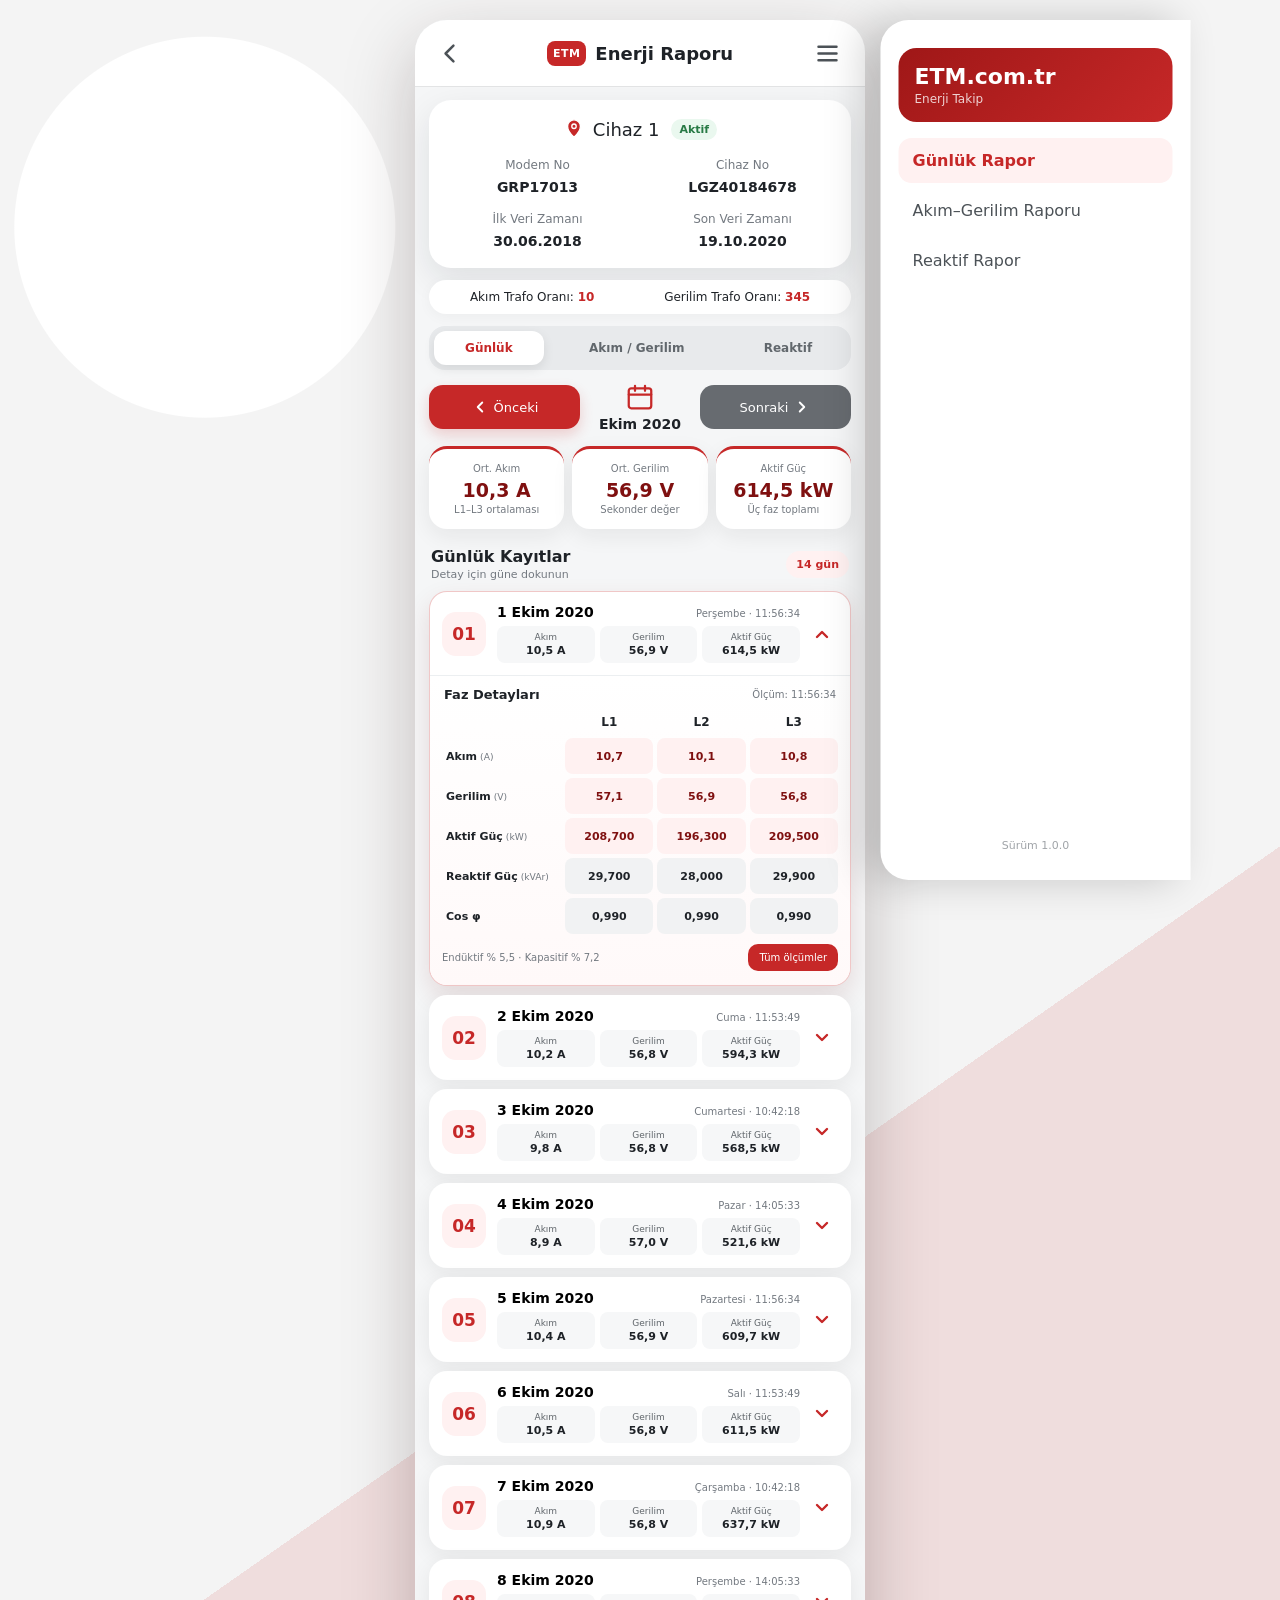
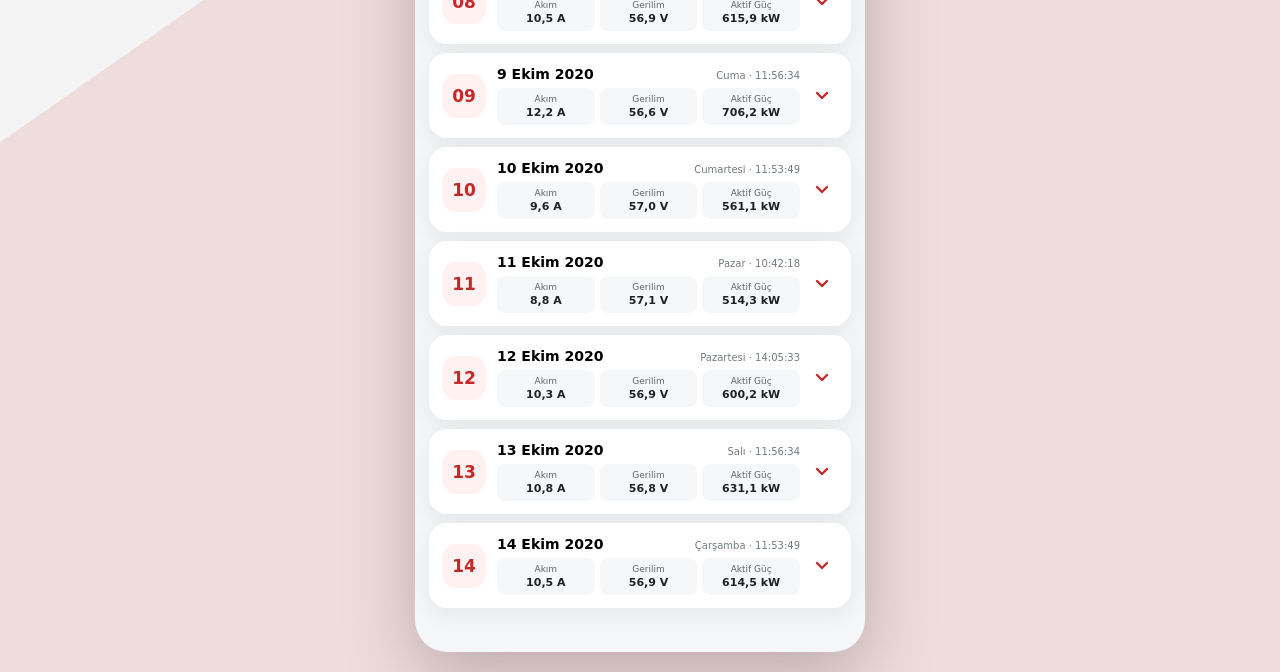
<file: design-reference/ETM_Energy_Tracking_Prototype.html>
<!doctype html>
<html lang="tr">
<head>
  <meta charset="utf-8" />
  <meta name="viewport" content="width=device-width, initial-scale=1, viewport-fit=cover" />
  <meta name="theme-color" content="#b71c1c" />
  <meta name="description" content="ETM Energy Tracking mobile reporting interface" />
  <title>ETM Energy Tracking</title>
  <style>
:root {
  --red: #c62828;
  --red-dark: #9f1717;
  --red-deep: #7f1010;
  --red-soft: #fff1f1;
  --ink: #1e2227;
  --muted: #737980;
  --line: #eceff1;
  --surface: #ffffff;
  --page: #f5f6f7;
  --shadow: 0 12px 34px rgba(24, 30, 35, .10);
  --radius: 22px;
  font-family: Inter, ui-sans-serif, system-ui, -apple-system, BlinkMacSystemFont, "Segoe UI", sans-serif;
}
* { box-sizing: border-box; }
html, body { min-height: 100%; }
body { margin: 0; background: var(--page); color: var(--ink); -webkit-tap-highlight-color: transparent; }
button { font: inherit; }
svg { display: block; }
.splash {
  position: fixed; inset: 0; z-index: 100; display: grid; place-items: center;
  background:
    radial-gradient(circle at 15% 20%, rgba(255,255,255,.18) 0 100px, transparent 101px),
    linear-gradient(150deg, var(--red-dark), var(--red) 58%, #e25252);
  color: white; padding: 28px; transition: opacity .45s ease, visibility .45s ease;
}
.splash::after { content: ""; position: absolute; inset: auto -20% -23% -20%; height: 43%; background: rgba(255,255,255,.08); transform: rotate(-5deg); border-radius: 50% 50% 0 0; }
.splash.hidden { opacity: 0; visibility: hidden; pointer-events: none; }
.splash-mark { position: relative; z-index: 1; width: min(420px, 88vw); text-align: center; animation: rise .8s ease both; }
.splash-mark svg { width: 100%; height: auto; overflow: visible; }
.splash-mark .bolt { fill: none; stroke: white; stroke-width: 8; stroke-linecap: round; stroke-linejoin: round; }
.splash-mark .etm-text { fill: white; font-size: 74px; font-weight: 900; letter-spacing: 4px; font-family: Arial, sans-serif; }
.domain { font-size: clamp(27px, 8vw, 42px); font-weight: 800; letter-spacing: -.7px; margin-top: -8px; }
.tagline { margin-top: 8px; font-size: 15px; letter-spacing: 2.8px; text-transform: uppercase; opacity: .82; }
.splash-enter { position: absolute; z-index: 2; bottom: max(42px, env(safe-area-inset-bottom)); border: 1px solid rgba(255,255,255,.58); color: white; background: rgba(255,255,255,.13); padding: 12px 22px; border-radius: 999px; cursor: pointer; backdrop-filter: blur(6px); }
@keyframes rise { from { opacity: 0; transform: translateY(18px) scale(.98); } to { opacity: 1; transform: none; } }
.app-shell { min-height: 100vh; opacity: 0; transition: opacity .35s ease; }
.app-shell.ready { opacity: 1; }
.topbar { position: sticky; top: 0; z-index: 30; min-height: 66px; display: grid; grid-template-columns: 48px 1fr 48px; align-items: center; background: rgba(255,255,255,.96); box-shadow: 0 1px 0 rgba(0,0,0,.07); padding: env(safe-area-inset-top) 12px 0; backdrop-filter: blur(14px); }
.topbar-title { display: flex; align-items: center; justify-content: center; gap: 9px; font-size: 18px; font-weight: 700; white-space: nowrap; }
.mini-logo { display: inline-grid; place-items: center; background: var(--red); color: white; font-size: 11px; line-height: 1; font-weight: 900; padding: 7px 6px; border-radius: 8px; letter-spacing: .5px; }
.icon-button { width: 44px; height: 44px; border: 0; background: transparent; display: grid; place-items: center; border-radius: 50%; cursor: pointer; }
.icon-button:active { background: var(--red-soft); }
.icon-button svg { width: 27px; height: 27px; fill: none; stroke: #4c5257; stroke-width: 2.2; stroke-linecap: round; stroke-linejoin: round; }
main { width: min(720px, 100%); margin: 0 auto; padding: 14px 12px calc(44px + env(safe-area-inset-bottom)); }
.device-card { background: var(--surface); border-radius: var(--radius); box-shadow: var(--shadow); padding: 18px; }
.device-name { display: flex; align-items: center; justify-content: center; gap: 8px; font-size: 18px; margin-bottom: 18px; }
.device-name svg { width: 22px; height: 22px; fill: var(--red); stroke: white; stroke-width: 1.5; }
.status-dot { margin-left: 4px; color: #287a45; background: #eaf8ef; border-radius: 999px; padding: 4px 8px; font-size: 11px; font-weight: 800; }
.device-grid { display: grid; grid-template-columns: 1fr 1fr; gap: 16px 24px; text-align: center; }
.device-grid div { min-width: 0; }
.device-grid span { display: block; color: var(--muted); font-size: 12px; margin-bottom: 5px; }
.device-grid strong { font-size: 14px; font-weight: 700; word-break: break-word; }
.transformer-strip { margin: 12px 0; display: flex; flex-wrap: wrap; justify-content: space-around; gap: 8px 16px; padding: 10px 14px; background: white; border-radius: 999px; font-size: 12px; box-shadow: 0 3px 14px rgba(0,0,0,.04); }
.transformer-strip strong { color: var(--red); }
.view-tabs { display: grid; grid-template-columns: .85fr 1.35fr .9fr; gap: 6px; padding: 5px; background: #e8eaec; border-radius: 16px; margin-bottom: 12px; }
.tab { border: 0; background: transparent; padding: 10px 6px; border-radius: 12px; color: #61676c; cursor: pointer; font-size: 12px; font-weight: 700; }
.tab.active { background: white; color: var(--red); box-shadow: 0 4px 12px rgba(0,0,0,.09); }
.period-selector { display: grid; grid-template-columns: 1fr auto 1fr; align-items: center; gap: 8px; margin: 12px 0 14px; }
.period-button { min-height: 44px; border: 0; border-radius: 14px; background: var(--red); color: white; display: flex; align-items: center; justify-content: center; gap: 5px; cursor: pointer; font-size: 13px; padding: 0 10px; box-shadow: 0 6px 14px rgba(198,40,40,.2); }
.period-button.secondary { background: #676b70; box-shadow: none; }
.period-button svg { width: 18px; height: 18px; fill: none; stroke: currentColor; stroke-width: 2.5; stroke-linecap: round; stroke-linejoin: round; }
.period-center { text-align: center; min-width: 104px; }
.period-center svg { width: 30px; height: 30px; margin: 0 auto 4px; fill: none; stroke: var(--red); stroke-width: 1.8; stroke-linecap: round; }
.period-center strong { display: block; font-size: 14px; }
.report-view { display: none; }
.report-view.active { display: block; animation: fadeIn .25s ease; }
@keyframes fadeIn { from { opacity: 0; transform: translateY(3px); } }
.summary-grid { display: grid; grid-template-columns: repeat(3, 1fr); gap: 8px; margin-bottom: 14px; }
.summary-grid article { min-width: 0; padding: 14px 9px; border-radius: 18px; background: white; box-shadow: 0 7px 22px rgba(24,30,35,.07); text-align: center; border-top: 3px solid var(--red); }
.summary-grid span, .summary-grid small { display: block; color: var(--muted); font-size: 10px; }
.summary-grid strong { display: block; color: var(--red-deep); font-size: clamp(14px, 4vw, 19px); margin: 5px 0 3px; }
.section-heading { display: flex; justify-content: space-between; align-items: center; gap: 14px; margin: 18px 2px 10px; }
.section-heading strong, .section-heading span { display: block; }
.section-heading strong { font-size: 16px; }
.section-heading div > span { color: var(--muted); font-size: 11px; margin-top: 2px; }
.count-badge, .live-badge { flex: 0 0 auto; border-radius: 999px; background: var(--red-soft); color: var(--red); padding: 7px 10px; font-size: 11px; font-weight: 800; }
.live-badge { display: flex !important; align-items: center; gap: 5px; }
.live-badge i { width: 7px; height: 7px; border-radius: 50%; background: #2b9b50; box-shadow: 0 0 0 4px rgba(43,155,80,.13); }
.accordion { display: grid; gap: 9px; }
.day-card { background: white; border-radius: 18px; overflow: hidden; box-shadow: 0 6px 22px rgba(24,30,35,.07); border: 1px solid transparent; transition: border-color .2s ease, box-shadow .2s ease; }
.day-card.open { border-color: rgba(198,40,40,.26); box-shadow: 0 11px 26px rgba(110,17,17,.12); }
.day-toggle { width: 100%; border: 0; background: transparent; display: grid; grid-template-columns: 45px minmax(0, 1fr) 28px; align-items: center; gap: 10px; padding: 12px; text-align: left; cursor: pointer; }
.day-number { width: 44px; height: 44px; border-radius: 14px; display: grid; place-items: center; background: var(--red-soft); color: var(--red); font-size: 17px; font-weight: 900; }
.day-meta { min-width: 0; }
.day-title { display: flex; align-items: baseline; justify-content: space-between; gap: 8px; margin-bottom: 6px; }
.day-title strong { font-size: 14px; }
.day-title span { color: var(--muted); font-size: 10px; }
.day-preview { display: grid; grid-template-columns: repeat(3, 1fr); gap: 5px; }
.day-preview span { min-width: 0; padding: 6px 4px; border-radius: 8px; background: #f6f7f8; color: #60666b; text-align: center; font-size: 9px; white-space: nowrap; overflow: hidden; text-overflow: ellipsis; }
.day-preview b { display: block; color: var(--ink); font-size: 11px; margin-top: 2px; }
.chevron { width: 24px; height: 24px; fill: none; stroke: var(--red); stroke-width: 2.4; stroke-linecap: round; stroke-linejoin: round; transition: transform .25s ease; }
.day-card.open .chevron { transform: rotate(180deg); }
.day-details { max-height: 0; overflow: hidden; transition: max-height .42s cubic-bezier(.4,0,.2,1); background: linear-gradient(#fff, #fff9f9); }
.day-card.open .day-details { max-height: 1000px; }
.details-inner { padding: 0 12px 14px; border-top: 1px solid var(--line); }
.snapshot-title { display: flex; justify-content: space-between; align-items: center; padding: 11px 2px 8px; }
.snapshot-title strong { font-size: 13px; }
.snapshot-title span { color: var(--muted); font-size: 10px; }
.phase-table { display: grid; gap: 4px; }
.phase-head, .phase-row { display: grid; grid-template-columns: 1.35fr repeat(3, 1fr); gap: 4px; align-items: stretch; }
.phase-head strong { text-align: center; font-size: 12px; padding: 5px; }
.phase-row > span { display: flex; align-items: center; font-size: 11px; font-weight: 700; padding: 8px 4px; }
.phase-row > span small { color: var(--muted); font-weight: 500; margin-left: 3px; }
.phase-row b { display: grid; place-items: center; min-height: 36px; background: #f1f2f3; border-radius: 8px; font-size: 11px; font-weight: 700; }
.phase-row.current b, .phase-row.voltage b, .phase-row.active-power b { background: var(--red-soft); color: var(--red-deep); }
.details-footer { display: flex; justify-content: space-between; align-items: center; gap: 10px; margin-top: 10px; color: var(--muted); font-size: 10px; }
.details-footer button { border: 0; border-radius: 10px; background: var(--red); color: white; padding: 8px 11px; cursor: pointer; font-size: 10px; }
.instant-list { display: grid; gap: 12px; }
.instant-card { background: white; border-radius: 20px; overflow: hidden; box-shadow: var(--shadow); }
.instant-time { background: var(--red); color: white; padding: 10px; text-align: center; font-size: 16px; font-weight: 800; }
.instant-card .phase-table { padding: 12px; }
.reactive-kpis { display: grid; grid-template-columns: 1fr 1fr; gap: 9px; }
.reactive-kpis article { background: white; padding: 16px; border-radius: 18px; box-shadow: var(--shadow); }
.reactive-kpis span { display: block; color: var(--muted); font-size: 11px; }
.reactive-kpis strong { display: block; color: var(--red); font-size: 23px; margin: 5px 0 10px; }
.progress { height: 6px; border-radius: 99px; background: #f0e2e2; overflow: hidden; }
.progress i { display: block; height: 100%; background: var(--red); border-radius: inherit; }
.reactive-table-wrap { margin-top: 12px; background: white; border-radius: 20px; overflow: hidden; box-shadow: var(--shadow); }
.reactive-table { border-collapse: collapse; width: 100%; font-size: 12px; }
.reactive-table th { background: var(--red); color: white; padding: 12px 8px; }
.reactive-table td { text-align: center; padding: 12px 8px; border-bottom: 1px solid var(--line); }
.reactive-table tr:last-child td { border-bottom: 0; }
.drawer { position: fixed; top: 0; right: 0; z-index: 60; width: min(310px, 84vw); height: 100vh; background: white; transform: translateX(105%); transition: transform .28s ease; box-shadow: -16px 0 42px rgba(0,0,0,.19); padding: calc(28px + env(safe-area-inset-top)) 18px 28px; display: flex; flex-direction: column; }
.drawer.open { transform: translateX(0); }
.drawer-brand { padding: 16px; margin-bottom: 16px; color: white; border-radius: 18px; background: linear-gradient(135deg, var(--red-dark), var(--red)); }
.drawer-brand strong, .drawer-brand span { display: block; }
.drawer-brand strong { font-size: 22px; }
.drawer-brand span { opacity: .8; font-size: 12px; margin-top: 3px; }
.drawer-item { border: 0; border-radius: 13px; padding: 13px 14px; background: transparent; text-align: left; cursor: pointer; color: #4c5257; margin-bottom: 5px; }
.drawer-item.active { background: var(--red-soft); color: var(--red); font-weight: 800; }
.drawer-footer { margin-top: auto; color: #a0a4a8; font-size: 11px; text-align: center; }
.scrim { position: fixed; inset: 0; z-index: 50; background: rgba(11,12,13,.42); backdrop-filter: blur(2px); }
@media (min-width: 760px) {
  body { background: radial-gradient(circle at 16% 10%, #fff 0 190px, transparent 191px), linear-gradient(145deg, #f4f4f4 0 55%, #efdddd 55% 100%); }
  .app-shell { width: 450px; min-height: calc(100vh - 40px); margin: 20px auto; background: var(--page); border-radius: 32px; overflow: hidden; box-shadow: 0 25px 70px rgba(42,23,23,.25); }
  .topbar { position: sticky; }
  main { padding-left: 14px; padding-right: 14px; }
  .drawer { right: max(0px, calc((100vw - 450px) / 2)); height: calc(100vh - 40px); top: 20px; border-radius: 28px 0 0 28px; }
  .scrim { inset: 20px calc((100vw - 450px)/2); border-radius: 32px; }
}
@media (max-width: 350px) {
  .period-button { font-size: 0; }
  .period-button svg { width: 22px; height: 22px; }
  .summary-grid { grid-template-columns: 1fr; }
  .summary-grid article { display: grid; grid-template-columns: 1fr auto; text-align: left; align-items: center; }
  .summary-grid small { grid-column: 1 / -1; }
}
@media (prefers-reduced-motion: reduce) { *, *::before, *::after { animation-duration: .001ms !important; transition-duration: .001ms !important; } }

</style>
</head>
<body>
  <div id="splash" class="splash" role="dialog" aria-label="ETM açılış ekranı">
    <div class="splash-mark" aria-label="ETM.com.tr">
      <svg viewBox="0 0 360 130" role="img" aria-hidden="true">
        <path class="bolt" d="M25 67h45l12-27 24 57 17-37h35"/>
        <text x="170" y="80" class="etm-text">ETM</text>
      </svg>
      <div class="domain">ETM.com.tr</div>
      <div class="tagline">Enerji Takip Sistemi</div>
    </div>
    <button id="enterApp" class="splash-enter" type="button">Raporlara Git</button>
  </div>

  <div id="app" class="app-shell" aria-hidden="true">
    <header class="topbar">
      <button class="icon-button" type="button" aria-label="Geri">
        <svg viewBox="0 0 24 24" aria-hidden="true"><path d="M15.5 19 8.5 12l7-7"/></svg>
      </button>
      <div class="topbar-title">
        <span class="mini-logo">ETM</span>
        <span id="pageTitle">Enerji Raporu</span>
      </div>
      <button id="menuButton" class="icon-button" type="button" aria-label="Menüyü aç" aria-expanded="false">
        <svg viewBox="0 0 24 24" aria-hidden="true"><path d="M4 6h16M4 12h16M4 18h16"/></svg>
      </button>
    </header>

    <aside id="drawer" class="drawer" aria-hidden="true">
      <div class="drawer-brand">
        <strong>ETM.com.tr</strong>
        <span>Enerji Takip</span>
      </div>
      <button class="drawer-item active" data-view="daily" type="button">Günlük Rapor</button>
      <button class="drawer-item" data-view="instant" type="button">Akım–Gerilim Raporu</button>
      <button class="drawer-item" data-view="reactive" type="button">Reaktif Rapor</button>
      <div class="drawer-footer">Sürüm 1.0.0</div>
    </aside>
    <div id="scrim" class="scrim" hidden></div>

    <main>
      <section class="device-card" aria-label="Cihaz bilgileri">
        <div class="device-name">
          <svg viewBox="0 0 24 24" aria-hidden="true"><path d="M12 21s7-6.1 7-12A7 7 0 1 0 5 9c0 5.9 7 12 7 12Z"/><circle cx="12" cy="9" r="2.4"/></svg>
          <span>Cihaz 1</span>
          <span class="status-dot">Aktif</span>
        </div>
        <div class="device-grid">
          <div><span>Modem No</span><strong>GRP17013</strong></div>
          <div><span>Cihaz No</span><strong>LGZ40184678</strong></div>
          <div><span>İlk Veri Zamanı</span><strong>30.06.2018</strong></div>
          <div><span>Son Veri Zamanı</span><strong>19.10.2020</strong></div>
        </div>
      </section>

      <section class="transformer-strip" aria-label="Trafo oranları">
        <span>Akım Trafo Oranı: <strong>10</strong></span>
        <span>Gerilim Trafo Oranı: <strong>345</strong></span>
      </section>

      <nav class="view-tabs" aria-label="Rapor tipi">
        <button class="tab active" data-view="daily" type="button">Günlük</button>
        <button class="tab" data-view="instant" type="button">Akım / Gerilim</button>
        <button class="tab" data-view="reactive" type="button">Reaktif</button>
      </nav>

      <section class="period-selector" aria-label="Tarih seçimi">
        <button id="previousPeriod" type="button" class="period-button">
          <svg viewBox="0 0 24 24" aria-hidden="true"><path d="m15 18-6-6 6-6"/></svg>
          Önceki
        </button>
        <div class="period-center">
          <svg viewBox="0 0 24 24" aria-hidden="true"><rect x="3" y="5" width="18" height="16" rx="2"/><path d="M8 3v4M16 3v4M3 10h18"/></svg>
          <strong id="periodLabel">Ekim 2020</strong>
        </div>
        <button id="nextPeriod" type="button" class="period-button secondary">
          Sonraki
          <svg viewBox="0 0 24 24" aria-hidden="true"><path d="m9 18 6-6-6-6"/></svg>
        </button>
      </section>

      <section id="dailyView" class="report-view active" aria-label="Günlük enerji raporu">
        <div class="summary-grid">
          <article><span>Ort. Akım</span><strong>10,3 A</strong><small>L1–L3 ortalaması</small></article>
          <article><span>Ort. Gerilim</span><strong>56,9 V</strong><small>Sekonder değer</small></article>
          <article><span>Aktif Güç</span><strong>614,5 kW</strong><small>Üç faz toplamı</small></article>
        </div>
        <div class="section-heading">
          <div><strong>Günlük Kayıtlar</strong><span>Detay için güne dokunun</span></div>
          <span class="count-badge" id="dayCount">14 gün</span>
        </div>
        <div id="dailyAccordion" class="accordion"></div>
      </section>

      <section id="instantView" class="report-view" aria-label="Akım ve gerilim raporu">
        <div class="section-heading">
          <div><strong>19 Ekim 2020</strong><span>Son ölçüm paketleri</span></div>
          <span class="live-badge"><i></i> Canlı veri</span>
        </div>
        <div id="instantCards" class="instant-list"></div>
      </section>

      <section id="reactiveView" class="report-view" aria-label="Reaktif rapor">
        <div class="reactive-kpis">
          <article><span>Endüktif Oran</span><strong>% 8,0</strong><div class="progress"><i style="width:40%"></i></div></article>
          <article><span>Kapasitif Oran</span><strong>% 7,3</strong><div class="progress"><i style="width:36.5%"></i></div></article>
        </div>
        <div class="reactive-table-wrap">
          <table class="reactive-table">
            <thead><tr><th>Tarih</th><th>Endüktif</th><th>Kapasitif</th></tr></thead>
            <tbody id="reactiveRows"></tbody>
          </table>
        </div>
      </section>
    </main>
  </div>

  <template id="phaseTableTemplate">
    <div class="phase-table">
      <div class="phase-head"><span></span><strong>L1</strong><strong>L2</strong><strong>L3</strong></div>
      <div class="phase-row current"><span>Akım <small>(A)</small></span><b></b><b></b><b></b></div>
      <div class="phase-row voltage"><span>Gerilim <small>(V)</small></span><b></b><b></b><b></b></div>
      <div class="phase-row active-power"><span>Aktif Güç <small>(kW)</small></span><b></b><b></b><b></b></div>
      <div class="phase-row reactive-power"><span>Reaktif Güç <small>(kVAr)</small></span><b></b><b></b><b></b></div>
      <div class="phase-row cosphi"><span>Cos φ</span><b></b><b></b><b></b></div>
    </div>
  </template>

  <script>
(() => {
  'use strict';

  const dailyData = [
    [1, 'Perşembe', [10.7,10.1,10.8], [57.1,56.9,56.8], [208.7,196.3,209.5], [29.7,28.0,29.9], [0.990,0.990,0.990], 5.5, 7.2],
    [2, 'Cuma', [10.2,9.8,10.5], [57.0,56.8,56.7], [199.4,190.8,204.1], [27.4,26.8,28.2], [0.991,0.989,0.990], 7.4, 8.8],
    [3, 'Cumartesi', [9.8,9.5,10.0], [56.9,56.7,56.7], [190.6,184.2,193.7], [26.9,25.8,27.0], [0.989,0.990,0.988], 8.4, 4.7],
    [4, 'Pazar', [8.9,8.6,9.2], [57.2,57.0,56.9], [174.1,168.3,179.2], [20.5,20.1,21.0], [0.994,0.993,0.994], 0.2, 11.2],
    [5, 'Pazartesi', [10.5,10.0,10.7], [57.1,56.9,56.8], [205.8,195.0,208.9], [28.8,27.7,29.3], [0.991,0.990,0.991], 0.7, 9.7],
    [6, 'Salı', [10.4,10.1,10.9], [57.0,56.8,56.7], [203.1,197.2,211.2], [28.0,27.9,30.0], [0.990,0.990,0.989], 1.1, 8.7],
    [7, 'Çarşamba', [11.0,10.6,11.2], [56.9,56.8,56.6], [214.3,206.5,216.9], [31.0,29.8,31.5], [0.988,0.989,0.988], 9.9, 5.9],
    [8, 'Perşembe', [10.6,10.2,10.8], [57.1,56.9,56.8], [207.0,198.9,210.0], [29.1,28.0,29.7], [0.990,0.990,0.990], 8.8, 6.3],
    [9, 'Cuma', [12.2,11.8,12.5], [56.8,56.6,56.5], [236.8,228.4,241.0], [38.1,36.9,39.0], [0.981,0.982,0.980], 41.1, 2.0],
    [10, 'Cumartesi', [9.6,9.2,9.9], [57.2,57.0,56.9], [188.2,179.9,193.0], [25.9,24.8,26.5], [0.992,0.992,0.991], 0.6, 8.9],
    [11, 'Pazar', [8.8,8.4,9.1], [57.3,57.1,57.0], [172.6,164.0,177.7], [20.2,19.8,20.8], [0.994,0.994,0.993], 0.1, 10.6],
    [12, 'Pazartesi', [10.3,9.9,10.6], [57.1,56.9,56.8], [201.3,193.0,205.9], [27.8,26.9,28.4], [0.990,0.991,0.990], 5.9, 8.1],
    [13, 'Salı', [10.9,10.5,11.1], [56.9,56.8,56.7], [212.1,204.0,215.0], [30.5,29.3,31.0], [0.988,0.989,0.988], 10.2, 5.3],
    [14, 'Çarşamba', [10.7,10.1,10.8], [57.1,56.9,56.8], [208.7,196.3,209.5], [29.7,28.0,29.9], [0.990,0.990,0.990], 5.5, 6.5]
  ].map(([day, weekday, current, voltage, active, reactive, cosphi, inductive, capacitive], index) => ({
    day, weekday, current, voltage, active, reactive, cosphi, inductive, capacitive,
    time: ['11:56:34','11:53:49','10:42:18','14:05:33'][index % 4]
  }));

  const instantData = [
    { time: '11:56:34', current:[10.7,10.1,10.8], voltage:[57.1,56.9,56.8], active:[208.677,196.285,209.520], reactive:[29.735,27.969,29.855], cosphi:[0.990,0.990,0.990] },
    { time: '11:53:49', current:[9.9,9.5,10.2], voltage:[57.1,56.9,56.8], active:[193.800,185.774,198.921], reactive:[26.843,25.572,27.488], cosphi:[0.991,0.990,0.990] },
    { time: '11:51:12', current:[10.3,9.9,10.6], voltage:[57.0,56.8,56.7], active:[200.443,192.315,205.688], reactive:[28.020,26.884,28.950], cosphi:[0.990,0.991,0.990] }
  ];

  const $ = (selector, root = document) => root.querySelector(selector);
  const $$ = (selector, root = document) => [...root.querySelectorAll(selector)];
  const fmt = (number, digits = 1) => Number(number).toLocaleString('tr-TR', { minimumFractionDigits: digits, maximumFractionDigits: digits });
  const app = $('#app');
  const splash = $('#splash');

  function enterApp() {
    splash.classList.add('hidden');
    app.classList.add('ready');
    app.setAttribute('aria-hidden', 'false');
  }
  $('#enterApp').addEventListener('click', enterApp);
  window.setTimeout(enterApp, 1650);

  function fillPhaseTable(table, item) {
    const rows = [
      ['.current', item.current, 1],
      ['.voltage', item.voltage, 1],
      ['.active-power', item.active, 3],
      ['.reactive-power', item.reactive, 3],
      ['.cosphi', item.cosphi, 3]
    ];
    rows.forEach(([selector, values, digits]) => {
      $$(selector + ' b', table).forEach((cell, index) => { cell.textContent = fmt(values[index], digits); });
    });
  }

  function createPhaseTable(item) {
    const fragment = $('#phaseTableTemplate').content.cloneNode(true);
    const table = $('.phase-table', fragment);
    fillPhaseTable(table, item);
    return fragment;
  }

  function renderDaily() {
    const host = $('#dailyAccordion');
    host.replaceChildren();
    dailyData.forEach((item, index) => {
      const card = document.createElement('article');
      card.className = 'day-card';
      card.innerHTML = `
        <button class="day-toggle" type="button" aria-expanded="false" aria-controls="day-${item.day}-details">
          <span class="day-number">${String(item.day).padStart(2,'0')}</span>
          <span class="day-meta">
            <span class="day-title"><strong>${item.day} Ekim 2020</strong><span>${item.weekday} · ${item.time}</span></span>
            <span class="day-preview">
              <span>Akım<b>${fmt(item.current.reduce((a,b)=>a+b,0)/3)} A</b></span>
              <span>Gerilim<b>${fmt(item.voltage.reduce((a,b)=>a+b,0)/3)} V</b></span>
              <span>Aktif Güç<b>${fmt(item.active.reduce((a,b)=>a+b,0),1)} kW</b></span>
            </span>
          </span>
          <svg class="chevron" viewBox="0 0 24 24" aria-hidden="true"><path d="m7 9 5 5 5-5"/></svg>
        </button>
        <div class="day-details" id="day-${item.day}-details">
          <div class="details-inner">
            <div class="snapshot-title"><strong>Faz Detayları</strong><span>Ölçüm: ${item.time}</span></div>
            <div class="phase-table-slot"></div>
            <div class="details-footer"><span>Endüktif % ${fmt(item.inductive)} · Kapasitif % ${fmt(item.capacitive)}</span><button type="button" class="open-instant">Tüm ölçümler</button></div>
          </div>
        </div>`;
      $('.phase-table-slot', card).append(createPhaseTable(item));
      const toggle = $('.day-toggle', card);
      toggle.addEventListener('click', () => {
        const willOpen = !card.classList.contains('open');
        $$('.day-card.open', host).forEach(openCard => {
          openCard.classList.remove('open');
          $('.day-toggle', openCard).setAttribute('aria-expanded', 'false');
        });
        if (willOpen) {
          card.classList.add('open');
          toggle.setAttribute('aria-expanded', 'true');
          window.setTimeout(() => card.scrollIntoView({ behavior: 'smooth', block: 'nearest' }), 120);
        }
      });
      $('.open-instant', card).addEventListener('click', () => switchView('instant'));
      host.append(card);
      if (index === 0) {
        card.classList.add('open');
        toggle.setAttribute('aria-expanded', 'true');
      }
    });
    $('#dayCount').textContent = `${dailyData.length} gün`;
  }

  function renderInstant() {
    const host = $('#instantCards');
    host.replaceChildren();
    instantData.forEach(item => {
      const card = document.createElement('article');
      card.className = 'instant-card';
      const time = document.createElement('div');
      time.className = 'instant-time';
      time.textContent = item.time;
      card.append(time, createPhaseTable(item));
      host.append(card);
    });
  }

  function renderReactive() {
    const host = $('#reactiveRows');
    host.replaceChildren();
    dailyData.forEach(item => {
      const tr = document.createElement('tr');
      tr.innerHTML = `<td>${String(item.day).padStart(2,'0')} Ekim</td><td>% ${fmt(item.inductive)}</td><td>% ${fmt(item.capacitive)}</td>`;
      host.append(tr);
    });
  }

  const titles = { daily: 'Enerji Raporu', instant: 'Akım–Gerilim Raporu', reactive: 'Reaktif Rapor' };
  function switchView(view) {
    $$('.report-view').forEach(section => section.classList.toggle('active', section.id === `${view}View`));
    $$('.tab, .drawer-item').forEach(button => button.classList.toggle('active', button.dataset.view === view));
    $('#pageTitle').textContent = titles[view];
    closeDrawer();
    window.scrollTo({ top: 0, behavior: 'smooth' });
  }
  $$('.tab, .drawer-item').forEach(button => button.addEventListener('click', () => switchView(button.dataset.view)));

  const drawer = $('#drawer');
  const scrim = $('#scrim');
  function openDrawer() {
    drawer.classList.add('open');
    drawer.setAttribute('aria-hidden', 'false');
    scrim.hidden = false;
    $('#menuButton').setAttribute('aria-expanded', 'true');
  }
  function closeDrawer() {
    drawer.classList.remove('open');
    drawer.setAttribute('aria-hidden', 'true');
    scrim.hidden = true;
    $('#menuButton').setAttribute('aria-expanded', 'false');
  }
  $('#menuButton').addEventListener('click', () => drawer.classList.contains('open') ? closeDrawer() : openDrawer());
  scrim.addEventListener('click', closeDrawer);
  document.addEventListener('keydown', event => { if (event.key === 'Escape') closeDrawer(); });

  const months = ['Ağustos 2020','Eylül 2020','Ekim 2020','Kasım 2020','Aralık 2020'];
  let monthIndex = 2;
  function updatePeriod(direction) {
    monthIndex = Math.max(0, Math.min(months.length - 1, monthIndex + direction));
    $('#periodLabel').textContent = months[monthIndex];
    const disabledPrev = monthIndex === 0;
    const disabledNext = monthIndex === months.length - 1;
    $('#previousPeriod').disabled = disabledPrev;
    $('#nextPeriod').disabled = disabledNext;
    $('#previousPeriod').style.opacity = disabledPrev ? '.45' : '1';
    $('#nextPeriod').style.opacity = disabledNext ? '.45' : '1';
  }
  $('#previousPeriod').addEventListener('click', () => updatePeriod(-1));
  $('#nextPeriod').addEventListener('click', () => updatePeriod(1));

  renderDaily();
  renderInstant();
  renderReactive();

  
})();

</script>
</body>
</html>
</file>
<file: app/src/main/assets/v1022.css>
/* ETS Enerji Takip v1.0.23 */
:root{--warning:#f59a17;--critical:#d51f26;--normal:#22a65a}
.app{padding-bottom:92px}
.bottom-nav{position:fixed;left:50%;bottom:0;transform:translateX(-50%);width:min(620px,100%);height:76px;padding-bottom:env(safe-area-inset-bottom);display:grid;grid-template-columns:repeat(4,1fr);background:rgba(255,255,255,.97);border-top:1px solid var(--line);box-shadow:0 -9px 30px rgba(31,35,42,.08);z-index:55;backdrop-filter:blur(16px)}
.bottom-nav button{border:0;background:transparent;color:#7b8189;font-size:10px;font-weight:750;display:flex;flex-direction:column;align-items:center;justify-content:center;gap:4px;position:relative}
.bottom-nav button .ui-icon{width:21px;height:21px}.bottom-nav button.active{color:var(--red)}.bottom-nav button.active:before{content:"";position:absolute;top:0;width:34px;height:3px;border-radius:0 0 4px 4px;background:var(--red)}
.company.company-card.v1022{grid-template-columns:46px minmax(0,1fr) 126px 20px;gap:10px;min-height:104px}
.company-mini-ratios{display:grid;grid-template-columns:1fr 1fr;gap:7px;align-items:start}
.company-mini-ratio{text-align:center;min-width:0}.company-mini-circle{--mini-p:0;--mini-color:var(--normal);width:48px;height:48px;margin:0 auto 4px;border-radius:50%;background:conic-gradient(var(--mini-color) calc(var(--mini-p)*1%),#e9ecef 0);display:grid;place-items:center;position:relative}
.company-mini-circle:before{content:"";position:absolute;width:36px;height:36px;border-radius:50%;background:#fff}.company-mini-circle span{position:relative;font-size:9px;font-weight:900;color:#575d66}.company-mini-ratio b{display:block;font-size:10px;white-space:nowrap;color:var(--ink)}
.company-status{display:inline-flex;align-items:center;gap:5px;border-radius:999px;padding:4px 8px;font-size:10px;font-weight:850}.company-status:before{content:"";width:7px;height:7px;border-radius:50%;background:currentColor}.company-status.normal{background:#e9f8ef;color:#178448}.company-status.warning{background:#fff3df;color:#d37c00}.company-status.critical{background:#ffe8e9;color:#c91a22}
.company-filter-row{display:grid;grid-template-columns:minmax(0,1fr) 125px;gap:8px;margin-bottom:12px}.company-filter-row .search-shell{margin:0}.filter-select{height:52px;border:1px solid #e1e3e7;border-radius:14px;background:#fff;padding:0 10px;color:var(--ink);outline:none}
.dashboard-status-grid{display:grid;grid-template-columns:repeat(4,1fr);gap:8px;margin:12px 0}.dashboard-status-grid article{background:#fff;border-radius:17px;box-shadow:var(--shadow);padding:13px 5px;text-align:center}.dashboard-status-grid span{display:block;font-size:9px;color:var(--muted)}.dashboard-status-grid b{display:block;font-size:22px;margin-top:5px}.dashboard-status-grid .normal b{color:var(--normal)}.dashboard-status-grid .warning b{color:var(--warning)}.dashboard-status-grid .critical b{color:var(--critical)}
.dashboard-ratio-summary{display:grid;grid-template-columns:1fr 1fr;gap:10px}.dashboard-ratio-summary .ratio-ring-card{padding:13px 8px}.dashboard-ratio-summary .ratio-ring{width:104px;height:104px}.dashboard-ratio-summary .ratio-ring-inner{width:72px;height:72px}.dashboard-ratio-summary .ratio-ring-inner b{font-size:18px}
.overview-energy-grid{display:grid;grid-template-columns:repeat(3,1fr);gap:8px;margin:12px 0}.overview-energy-grid article{background:#fff;border-radius:17px;box-shadow:var(--shadow);padding:13px 7px;text-align:center}.overview-energy-grid span{display:block;font-size:9px;color:var(--muted)}.overview-energy-grid b{display:block;font-size:15px;margin-top:6px;overflow-wrap:anywhere}
.phone-alert-note{display:flex;align-items:flex-start;gap:9px;border:1px solid #cee4ff;background:#f4f9ff;color:#245b92;border-radius:15px;padding:12px;font-size:12px;margin:12px 0}
.settings-actions{display:grid;grid-template-columns:1fr 1fr;gap:9px;margin-top:12px}.btn-danger{background:#fff;color:var(--red);border:1px solid #efb5b8}
.loading-screen{min-height:100vh;display:grid;place-items:center;padding:30px;background:radial-gradient(circle at 50% 32%,#fff 0 100px,transparent 240px),linear-gradient(180deg,#fff 0,#f4f5f7 100%)}.loading-panel{width:min(350px,90vw);text-align:center;background:#fff;border-radius:28px;padding:30px 24px;box-shadow:0 22px 60px rgba(36,40,48,.13)}.loading-panel img{width:170px;max-width:70%;height:auto;margin:0 auto 18px}.loading-panel h2{margin:0 0 7px}.loading-track{height:7px;border-radius:999px;background:#eceff2;overflow:hidden;margin:20px 0 10px}.loading-track i{display:block;height:100%;width:42%;border-radius:inherit;background:linear-gradient(90deg,var(--red),#ff6970,var(--red));background-size:220% 100%;animation:loadMove 1.15s ease-in-out infinite}.loading-dots{display:flex;justify-content:center;gap:6px;margin-top:12px}.loading-dots i{width:7px;height:7px;border-radius:50%;background:#d5d8dd;animation:dotPulse 1.2s infinite}.loading-dots i:nth-child(2){animation-delay:.15s}.loading-dots i:nth-child(3){animation-delay:.3s}@keyframes loadMove{0%{transform:translateX(-95%);background-position:0 0}100%{transform:translateX(240%);background-position:100% 0}}@keyframes dotPulse{0%,100%{transform:scale(.75);opacity:.45}50%{transform:scale(1);opacity:1}}
#nativeBoot{background:linear-gradient(145deg,#9e0710 0%,#d51f26 52%,#ef3c43 100%);color:#fff;overflow:hidden}#nativeBoot:before,#nativeBoot:after{content:"";position:absolute;border-radius:50%;background:rgba(255,255,255,.09)}#nativeBoot:before{width:310px;height:310px;right:-135px;top:-95px}#nativeBoot:after{width:260px;height:260px;left:-120px;bottom:-100px}
#nativeBoot .prototype-boot{animation:bootEnter .75s cubic-bezier(.2,.8,.2,1) both}#nativeBoot .prototype-boot-logo{width:min(220px,66vw);border-radius:28px;padding:16px;margin-bottom:22px;box-shadow:0 24px 55px rgba(73,0,0,.28)}#nativeBoot .prototype-boot-title{color:#fff;text-shadow:0 2px 14px rgba(80,0,0,.22)}#nativeBoot .prototype-boot-tag{color:rgba(255,255,255,.84)}#nativeBoot .prototype-boot:after{content:"";display:block;width:150px;height:4px;margin:24px auto 0;border-radius:99px;background:linear-gradient(90deg,rgba(255,255,255,.18),#fff,rgba(255,255,255,.18));background-size:200% 100%;animation:splashLine 1.15s linear infinite}@keyframes bootEnter{from{opacity:0;transform:translateY(18px) scale(.96)}to{opacity:1;transform:none}}@keyframes splashLine{to{background-position:-200% 0}}
.pdf-choice-actions{display:grid;grid-template-columns:1fr 1fr;gap:9px}.pdf-choice-actions .btn{min-width:0}.pdf-path-note{font-size:11px;color:var(--muted);margin-top:12px}
@media(max-width:430px){.company.company-card.v1022{grid-template-columns:42px minmax(0,1fr) 112px;gap:8px}.company.company-card.v1022 .chev{display:none}.company-mini-circle{width:43px;height:43px}.company-mini-circle:before{width:32px;height:32px}.company-filter-row{grid-template-columns:1fr}.dashboard-status-grid{grid-template-columns:repeat(2,1fr)}.overview-energy-grid{grid-template-columns:1fr}.settings-actions{grid-template-columns:1fr}}

/* v1.0.23 final visual fixes */
.section-heading{display:flex;align-items:flex-end;justify-content:space-between;gap:10px;margin:16px 2px 10px}.section-heading>div{display:flex;flex-direction:column;gap:3px}.section-heading strong{font-size:17px}.section-heading span{font-size:12px;color:var(--muted)}
.ratio-ring-inner{position:relative;z-index:2}.dashboard-ratio-summary .ratio-ring-inner b{display:block;color:var(--ink);line-height:1}
.company-status.unknown{background:#eef0f2;color:#7b8189}
.electrical-metric{background:#fff;border-radius:18px;box-shadow:var(--shadow);padding:15px 10px;text-align:center}.electrical-metric span{display:block;color:var(--muted);font-size:10px}.electrical-metric b{display:block;font-size:17px;margin:8px 0 4px}.electrical-metric b small{font-size:11px}.electrical-metric em{display:block;color:var(--muted);font-size:9px;font-style:normal}
</file>
<file: app/src/main/assets/professional.css>
/* ETS Enerji Takip 2.0 — professional interface */
:root{
  --red:#c91d26;--red-dark:#a90f17;--red-soft:#fff1f2;
  --ink:#17202a;--muted:#66717e;--muted-2:#9099a4;
  --bg:#f5f7f9;--card:#fff;--line:#e5e9ee;
  --normal:#1d9b59;--normal-soft:#eaf8f0;
  --warning:#e58a00;--warning-soft:#fff5e4;
  --critical:#c91d26;--critical-soft:#ffebed;
  --unknown:#77818c;--unknown-soft:#eef1f4;
  --shadow:0 8px 28px rgba(25,36,49,.065);
  --shadow-strong:0 16px 42px rgba(25,36,49,.11);
  --radius:18px;--radius-sm:13px;
}
html,body{background:var(--bg);color:var(--ink)}
body{font-feature-settings:"tnum" 1,"ss01" 1}
.app{max-width:620px;background:var(--bg);padding-bottom:92px}
.page{padding:16px 16px 32px}
.card{border:1px solid var(--line);box-shadow:var(--shadow);border-radius:var(--radius);padding:17px}
.sub{color:var(--muted);line-height:1.45}

/* App bar */
.topbar{height:66px;padding:0 13px;background:rgba(255,255,255,.96);border-bottom:1px solid var(--line);backdrop-filter:blur(18px)}
.top-title{display:flex;align-items:center;justify-content:center;gap:9px;font-size:17px;letter-spacing:-.2px}
.top-title .header-logo{width:34px;height:34px;border-radius:10px;padding:4px}
.topbar .back,.topbar .menu{width:42px;height:42px;border:1px solid transparent;border-radius:13px}
.topbar .back:active,.topbar .menu:active{background:#f0f2f4;border-color:var(--line)}

/* Buttons and fields */
.btn{border-radius:13px;min-height:48px;font-weight:780;letter-spacing:-.1px;transition:transform .15s ease,box-shadow .15s ease,opacity .15s ease}
.btn:active{transform:scale(.985)}
.btn-primary{background:linear-gradient(135deg,var(--red),var(--red-dark));box-shadow:0 8px 20px rgba(201,29,38,.22)}
.btn-soft{background:#fff;border:1px solid #e8c6c9;color:var(--red)}
.btn-secondary{background:#e9edf1;color:#35404b}
.btn-danger{background:#fff;border:1px solid #efc5c8;color:var(--red)}
.input,.filter-select{border:1px solid #dfe4e9;border-radius:13px;background:#fff;box-shadow:0 1px 0 rgba(20,30,40,.02)}
.input:focus,.filter-select:focus{border-color:#d9797e;box-shadow:0 0 0 4px rgba(201,29,38,.08)}

/* Bottom navigation */
.bottom-nav{height:76px;width:min(620px,100%);border-top:1px solid var(--line);box-shadow:0 -10px 30px rgba(25,36,49,.07)}
.bottom-nav button{font-size:10.5px;font-weight:720;color:#7c8691}
.bottom-nav button.active{color:var(--red)}
.bottom-nav button.active:before{width:28px;height:3px;border-radius:0 0 4px 4px}
.bottom-nav button .ui-icon{width:22px;height:22px}

/* Shared headings */
.prof-section-head{display:flex;align-items:flex-end;justify-content:space-between;gap:12px;margin:20px 2px 11px}
.prof-section-head h2{font-size:17px;margin:0;letter-spacing:-.25px}
.prof-section-head p{font-size:12px;color:var(--muted);margin:4px 0 0}
.prof-section-head .link-btn{border:0;background:transparent;color:var(--red);font-size:12px;font-weight:800;padding:7px 0}

/* Dashboard */
.prof-hero{position:relative;overflow:hidden;background:linear-gradient(145deg,#fff 0%,#fff 46%,#fff6f6 100%);padding:20px}
.prof-hero:after{content:"";position:absolute;width:175px;height:175px;border-radius:50%;right:-85px;top:-85px;background:rgba(201,29,38,.06)}
.prof-hero-top{display:flex;align-items:flex-start;justify-content:space-between;gap:12px;position:relative;z-index:1}
.prof-hero-eyebrow{font-size:11px;text-transform:uppercase;letter-spacing:.7px;color:var(--red);font-weight:850}
.prof-hero h1{font-size:22px;line-height:1.18;margin:6px 0 8px;letter-spacing:-.55px}
.prof-sync{display:flex;align-items:center;gap:7px;color:var(--muted);font-size:12px;margin-top:5px}
.prof-sync-dot{width:8px;height:8px;border-radius:50%;background:var(--normal);box-shadow:0 0 0 4px var(--normal-soft)}
.prof-sync-dot.stale{background:var(--warning);box-shadow:0 0 0 4px var(--warning-soft)}
.prof-sync-dot.unknown{background:var(--unknown);box-shadow:0 0 0 4px var(--unknown-soft)}
.prof-round-action{width:42px;height:42px;display:grid;place-items:center;border-radius:13px;border:1px solid #efd8da;background:#fff;color:var(--red);position:relative;z-index:2}
.prof-round-action .ui-icon{width:20px;height:20px}
.prof-status-grid{display:grid;grid-template-columns:repeat(4,1fr);gap:9px;margin:12px 0}
.prof-status-card{background:#fff;border:1px solid var(--line);border-radius:16px;padding:14px 9px;box-shadow:var(--shadow);min-width:0}
.prof-status-card .status-icon{width:30px;height:30px;border-radius:10px;display:grid;place-items:center;margin-bottom:10px;font-size:14px;font-weight:900}
.prof-status-card span{display:block;color:var(--muted);font-size:10px;white-space:nowrap;overflow:hidden;text-overflow:ellipsis}
.prof-status-card b{display:block;font-size:23px;margin-top:3px;letter-spacing:-.6px}
.prof-status-card.total .status-icon{background:#f0f2f5;color:#35404b}
.prof-status-card.normal .status-icon{background:var(--normal-soft);color:var(--normal)}
.prof-status-card.warning .status-icon{background:var(--warning-soft);color:var(--warning)}
.prof-status-card.critical .status-icon{background:var(--critical-soft);color:var(--critical)}
.prof-ratio-grid{display:grid;grid-template-columns:1fr 1fr;gap:10px}
.prof-ratio-card{background:#fff;border:1px solid var(--line);border-radius:17px;padding:14px;box-shadow:var(--shadow);display:grid;grid-template-columns:70px minmax(0,1fr);align-items:center;gap:10px}
.prof-ring{--p:0;--c:var(--normal);width:68px;height:68px;border-radius:50%;background:conic-gradient(var(--c) calc(var(--p)*1%),#e9edf0 0);display:grid;place-items:center;position:relative}
.prof-ring:before{content:"";position:absolute;width:52px;height:52px;border-radius:50%;background:#fff}
.prof-ring b{position:relative;font-size:13px;letter-spacing:-.3px}
.prof-ratio-card strong{display:block;font-size:13px;line-height:1.25}
.prof-ratio-card small{display:block;color:var(--muted);font-size:10px;margin-top:5px}
.prof-progress{height:5px;border-radius:99px;background:#edf0f3;overflow:hidden;margin-top:8px}
.prof-progress i{display:block;height:100%;border-radius:inherit;background:var(--c,var(--normal))}
.prof-attention-list{display:grid;gap:8px}
.prof-attention-item{display:grid;grid-template-columns:38px minmax(0,1fr) auto;gap:10px;align-items:center;background:#fff;border:1px solid var(--line);border-radius:15px;padding:12px;box-shadow:0 5px 18px rgba(25,36,49,.045)}
.prof-attention-item .mark{width:38px;height:38px;border-radius:12px;display:grid;place-items:center;font-weight:900}
.prof-attention-item.warning .mark{background:var(--warning-soft);color:var(--warning)}
.prof-attention-item.critical .mark{background:var(--critical-soft);color:var(--critical)}
.prof-attention-item strong{display:block;font-size:13px;white-space:nowrap;overflow:hidden;text-overflow:ellipsis}
.prof-attention-item small{color:var(--muted);font-size:10px}
.prof-attention-item .risk-value{font-size:12px;font-weight:850}
.prof-empty{padding:30px 18px;text-align:center;background:#fff;border:1px dashed #d8dde3;border-radius:17px;color:var(--muted)}
.prof-empty-icon{width:48px;height:48px;margin:0 auto 10px;border-radius:16px;background:#edf8f2;color:var(--normal);display:grid;place-items:center;font-size:22px}
.prof-quick-grid{display:grid;grid-template-columns:1fr 1fr;gap:9px}
.prof-quick{background:#fff;border:1px solid var(--line);border-radius:16px;padding:14px;display:flex;align-items:center;gap:11px;box-shadow:var(--shadow);min-height:72px}
.prof-quick .quick-icon{width:38px;height:38px;border-radius:12px;background:var(--red-soft);color:var(--red);display:grid;place-items:center;flex:none}
.prof-quick .ui-icon{width:19px;height:19px}
.prof-quick b{font-size:12px;line-height:1.25}

/* Company list */
.prof-toolbar{position:sticky;top:66px;z-index:20;background:linear-gradient(180deg,var(--bg) 82%,rgba(245,247,249,0));padding:0 0 9px}
.company-filter-row{grid-template-columns:minmax(0,1fr) 122px;gap:8px;margin:0}
.search-shell{height:52px;background:#fff;border:1px solid #dfe4e9;border-radius:14px;box-shadow:0 5px 18px rgba(25,36,49,.045)}
.search-shell .input{border:0;box-shadow:none;margin:0;height:50px;background:transparent}
.search-shell .btn{min-height:38px;height:38px;width:38px;padding:0;margin-right:6px;border-radius:11px}
.prof-list-meta{display:flex;align-items:center;justify-content:space-between;margin:13px 2px 10px}
.prof-list-meta b{font-size:14px}.prof-list-meta span{font-size:11px;color:var(--muted)}
.company.company-card.prof-company{display:grid;grid-template-columns:44px minmax(0,1fr) 124px 18px;gap:11px;min-height:112px;padding:14px;margin-bottom:9px;border:1px solid var(--line);box-shadow:0 5px 20px rgba(25,36,49,.05)}
.prof-company .company-avatar{width:44px;height:44px;border-radius:14px;background:linear-gradient(145deg,#fff1f2,#ffe1e3);color:var(--red);font-size:14px;border:1px solid #f4d8da}
.prof-company .company-copy{min-width:0;align-self:center}
.prof-company .company-name{font-weight:850;font-size:14px;white-space:nowrap;overflow:hidden;text-overflow:ellipsis;letter-spacing:-.2px}
.prof-company .company-id{font-size:10px;color:var(--muted);margin-top:4px}
.prof-company .company-reading{font-size:10px;color:var(--muted);margin-top:7px;white-space:nowrap;overflow:hidden;text-overflow:ellipsis}
.prof-company .company-reading b{color:#48535f;font-weight:750}
.prof-company-ratios{display:grid;grid-template-columns:1fr 1fr;gap:7px;align-self:center}
.prof-company-ratio{text-align:center}
.prof-company-ratio .mini-ring{--p:0;--c:var(--normal);width:46px;height:46px;border-radius:50%;margin:0 auto 4px;background:conic-gradient(var(--c) calc(var(--p)*1%),#e9edf0 0);display:grid;place-items:center;position:relative}
.prof-company-ratio .mini-ring:before{content:"";position:absolute;width:34px;height:34px;border-radius:50%;background:#fff}
.prof-company-ratio .mini-ring span{position:relative;font-size:8px;font-weight:900;color:#626d78}
.prof-company-ratio b{display:block;font-size:10px;white-space:nowrap}
.prof-company .chev{font-size:20px;color:#a0a7af}
.prof-status{display:inline-flex;align-items:center;gap:5px;border-radius:99px;padding:4px 7px;font-size:9px;font-weight:850;margin-top:6px}
.prof-status:before{content:"";width:6px;height:6px;border-radius:50%;background:currentColor}
.prof-status.normal{background:var(--normal-soft);color:var(--normal)}
.prof-status.warning{background:var(--warning-soft);color:var(--warning)}
.prof-status.critical{background:var(--critical-soft);color:var(--critical)}
.prof-status.unknown{background:var(--unknown-soft);color:var(--unknown)}

/* Company detail */
.prof-company-head{background:linear-gradient(145deg,#fff,#fff8f8);padding:18px}
.prof-company-head-top{display:flex;align-items:center;gap:12px}
.prof-company-head .company-avatar{width:50px;height:50px;border-radius:16px;font-size:15px}
.prof-company-head h1{font-size:18px;margin:0 0 5px;white-space:nowrap;overflow:hidden;text-overflow:ellipsis;letter-spacing:-.3px}
.prof-company-head .company-code{font-size:11px;color:var(--muted)}
.prof-meta-grid{display:grid;grid-template-columns:1fr 1fr;gap:9px;margin-top:15px}
.prof-meta{background:rgba(255,255,255,.82);border:1px solid var(--line);border-radius:13px;padding:11px;min-width:0}
.prof-meta span{display:block;font-size:9px;color:var(--muted);margin-bottom:5px}
.prof-meta b{display:block;font-size:12px;white-space:normal;overflow-wrap:anywhere}
.prof-tabs{display:flex;overflow-x:auto;gap:6px;padding:4px;background:#e9edf1;border-radius:15px;margin:12px 0;scrollbar-width:none}
.prof-tabs::-webkit-scrollbar{display:none}
.prof-tab{flex:1 0 auto;min-width:94px;height:42px;border:0;border-radius:11px;background:transparent;color:#596572;font-size:11px;font-weight:800;padding:0 11px}
.prof-tab.active{background:#fff;color:var(--red);box-shadow:0 4px 14px rgba(25,36,49,.08)}
.prof-monthbar{display:grid;grid-template-columns:42px minmax(0,1fr) 42px;gap:8px;align-items:center;margin-bottom:12px}
.prof-monthbar button{width:42px;height:42px;border-radius:12px;border:1px solid var(--line);background:#fff;color:#45515e;font-size:20px}
.prof-monthbar .month-label{text-align:center;background:#fff;border:1px solid var(--line);height:42px;border-radius:12px;display:grid;place-items:center;font-size:13px;font-weight:850}
.prof-kpi-grid{display:grid;grid-template-columns:repeat(3,1fr);gap:8px}
.prof-kpi{background:#fff;border:1px solid var(--line);border-radius:15px;padding:13px 8px;text-align:center;box-shadow:var(--shadow)}
.prof-kpi span{display:block;font-size:9px;color:var(--muted)}
.prof-kpi b{display:block;font-size:15px;margin-top:7px;overflow-wrap:anywhere}
.prof-kpi small{font-size:9px;color:var(--muted-2)}
.prof-data-note{display:flex;align-items:flex-start;gap:10px;background:#f4f8fc;border:1px solid #d9e6f1;border-radius:14px;padding:12px;margin:10px 0;color:#46627d;font-size:11px}
.prof-energy-grid{display:grid;grid-template-columns:repeat(3,1fr);gap:8px;margin:10px 0}
.prof-energy{background:#fff;border:1px solid var(--line);border-radius:15px;padding:13px 7px;text-align:center}
.prof-energy span{display:block;font-size:9px;color:var(--muted)}
.prof-energy b{display:block;font-size:13px;margin-top:6px;overflow-wrap:anywhere}
.prof-phase-table{overflow:auto;background:#fff;border:1px solid var(--line);border-radius:16px;box-shadow:var(--shadow);padding:5px}
.prof-phase-table table{width:100%;border-collapse:separate;border-spacing:5px;font-size:11px}
.prof-phase-table th{color:var(--muted);font-size:10px;padding:7px 4px}
.prof-phase-table td{background:#f5f7f9;border-radius:10px;padding:10px 5px;text-align:center;font-weight:750}
.prof-phase-table td:first-child{background:transparent;text-align:left;color:#56616d;font-weight:800;white-space:nowrap}
.prof-chart{background:#fff;border:1px solid var(--line);border-radius:17px;padding:15px;box-shadow:var(--shadow);margin:10px 0}
.prof-chart-head{display:flex;align-items:center;justify-content:space-between;margin-bottom:14px}
.prof-chart-head b{font-size:13px}.prof-chart-head span{font-size:10px;color:var(--muted)}
.prof-bars{height:130px;display:flex;align-items:flex-end;gap:5px;border-bottom:1px solid #e7ebef;padding:0 2px}
.prof-bar-col{flex:1;height:100%;display:flex;align-items:flex-end;justify-content:center;position:relative;min-width:7px}
.prof-bar{width:100%;max-width:15px;min-height:3px;border-radius:5px 5px 0 0;background:linear-gradient(180deg,#d95057,var(--red));position:relative}
.prof-bar-col:nth-child(even) .prof-bar{opacity:.72}
.prof-chart-labels{display:flex;justify-content:space-between;color:var(--muted-2);font-size:8px;margin-top:7px}
.prof-report-actions{display:grid;grid-template-columns:1fr 1fr;gap:9px;margin:12px 0}
.prof-pdf-card{background:#fff;border:1px solid var(--line);border-radius:17px;padding:17px;box-shadow:var(--shadow)}
.prof-pdf-file{display:grid;grid-template-columns:44px minmax(0,1fr);gap:12px;align-items:center;margin-bottom:15px}
.prof-pdf-icon{width:44px;height:44px;border-radius:13px;background:var(--red-soft);color:var(--red);display:grid;place-items:center;font-weight:900}
.prof-pdf-file b{font-size:13px;display:block;white-space:nowrap;overflow:hidden;text-overflow:ellipsis}
.prof-pdf-file span{font-size:10px;color:var(--muted)}

/* Alerts */
.prof-alert-summary{display:grid;grid-template-columns:1fr 1fr;gap:9px;margin-bottom:12px}
.prof-alert-summary article{background:#fff;border:1px solid var(--line);border-radius:16px;padding:14px;box-shadow:var(--shadow)}
.prof-alert-summary span{font-size:10px;color:var(--muted)}
.prof-alert-summary b{display:block;font-size:23px;margin-top:5px}
.alert-item.prof-alert{grid-template-columns:44px minmax(0,1fr) auto;padding:14px;margin-bottom:9px}
.prof-alert .alert-icon{font-size:17px}
.prof-alert .alert-company{font-size:13px;font-weight:850;white-space:nowrap;overflow:hidden;text-overflow:ellipsis}
.prof-alert .alert-reason{font-size:10px;color:var(--muted);margin-top:4px}
.prof-alert .alert-time{font-size:9px;color:var(--muted-2);margin-top:4px}
.prof-alert .alert-actions{display:flex;flex-direction:column;align-items:flex-end;gap:6px}
.prof-alert .alert-actions b{font-size:13px}
.prof-alert .mini-action{border:0;background:#f1f3f5;color:#46515d;border-radius:9px;height:29px;padding:0 8px;font-size:9px;font-weight:800}

/* Settings */
.prof-settings-group{background:#fff;border:1px solid var(--line);border-radius:17px;box-shadow:var(--shadow);overflow:hidden;margin-bottom:12px}
.prof-settings-title{display:flex;align-items:center;gap:10px;padding:15px 16px;border-bottom:1px solid var(--line)}
.prof-settings-title .group-icon{width:34px;height:34px;border-radius:11px;background:var(--red-soft);color:var(--red);display:grid;place-items:center}
.prof-settings-title b{font-size:14px}.prof-settings-title span{display:block;font-size:10px;color:var(--muted);margin-top:3px}
.prof-settings-body{padding:14px 16px}
.prof-setting-row{margin-bottom:13px}.prof-setting-row:last-child{margin-bottom:0}
.prof-setting-row label{display:block;font-size:11px;font-weight:800;margin:0 1px 5px;color:#46515d}
.prof-setting-row .input{margin:0}
.prof-setting-hint{font-size:9px;color:var(--muted);margin-top:5px}
.prof-toggle-row{display:flex;align-items:center;justify-content:space-between;gap:12px;padding:4px 0}
.prof-toggle-row b{font-size:12px}.prof-toggle-row span{display:block;font-size:10px;color:var(--muted);margin-top:3px}
.prof-danger-zone{display:grid;grid-template-columns:1fr 1fr;gap:9px;margin-top:10px}

/* Login and loading */
.login-wrap{background:radial-gradient(circle at 50% 8%,#fff 0 110px,transparent 280px),linear-gradient(180deg,#fbfbfc,#f2f4f6);padding:30px 22px}
.login-hero h1{font-size:25px;letter-spacing:-.6px;margin-bottom:5px}
.login-panel{padding:22px;border-radius:22px;box-shadow:var(--shadow-strong)}
.login-panel h2{font-size:18px;margin:0 0 7px}
.login-field{border:1px solid #dfe4e9;border-radius:14px;background:#fff}
.login-field .input{border:0;box-shadow:none;margin:0}
.loading-screen{background:radial-gradient(circle at 50% 22%,#fff 0 120px,transparent 310px),linear-gradient(180deg,#fafbfc,#f0f3f5)}
.loading-panel{border:1px solid var(--line);box-shadow:var(--shadow-strong);border-radius:25px}
.prof-loading-stage{font-size:11px;color:var(--muted);margin-top:5px;min-height:16px}

/* Toast/modal/offline */
.toast{border-radius:13px;box-shadow:0 14px 34px rgba(20,28,38,.2)}
.modal-card{border-radius:22px;border:1px solid var(--line);box-shadow:var(--shadow-strong)}
.offline{background:#fff5e4;color:#9a5f00;border-bottom:1px solid #f2d6a5;font-size:11px}

@media(max-width:460px){
  .prof-status-grid{grid-template-columns:repeat(2,1fr)}
  .prof-ratio-grid{grid-template-columns:1fr}
  .prof-ratio-card{grid-template-columns:62px minmax(0,1fr)}
  .prof-ring{width:60px;height:60px}.prof-ring:before{width:46px;height:46px}
  .company.company-card.prof-company{grid-template-columns:42px minmax(0,1fr) 112px;gap:8px}
  .prof-company .chev{display:none}
  .prof-company-ratio .mini-ring{width:43px;height:43px}.prof-company-ratio .mini-ring:before{width:32px;height:32px}
  .prof-meta-grid{grid-template-columns:1fr 1fr}
  .prof-kpi-grid,.prof-energy-grid{grid-template-columns:1fr}
  .prof-status-card span{font-size:9px}
}
@media(max-width:365px){
  .company-filter-row{grid-template-columns:1fr}
  .prof-toolbar{position:static}
  .company.company-card.prof-company{grid-template-columns:40px minmax(0,1fr) 104px;padding:12px 10px}
  .prof-company-ratio .mini-ring{width:40px;height:40px}.prof-company-ratio .mini-ring:before{width:30px;height:30px}
  .prof-danger-zone,.prof-report-actions{grid-template-columns:1fr}
}
</file>
